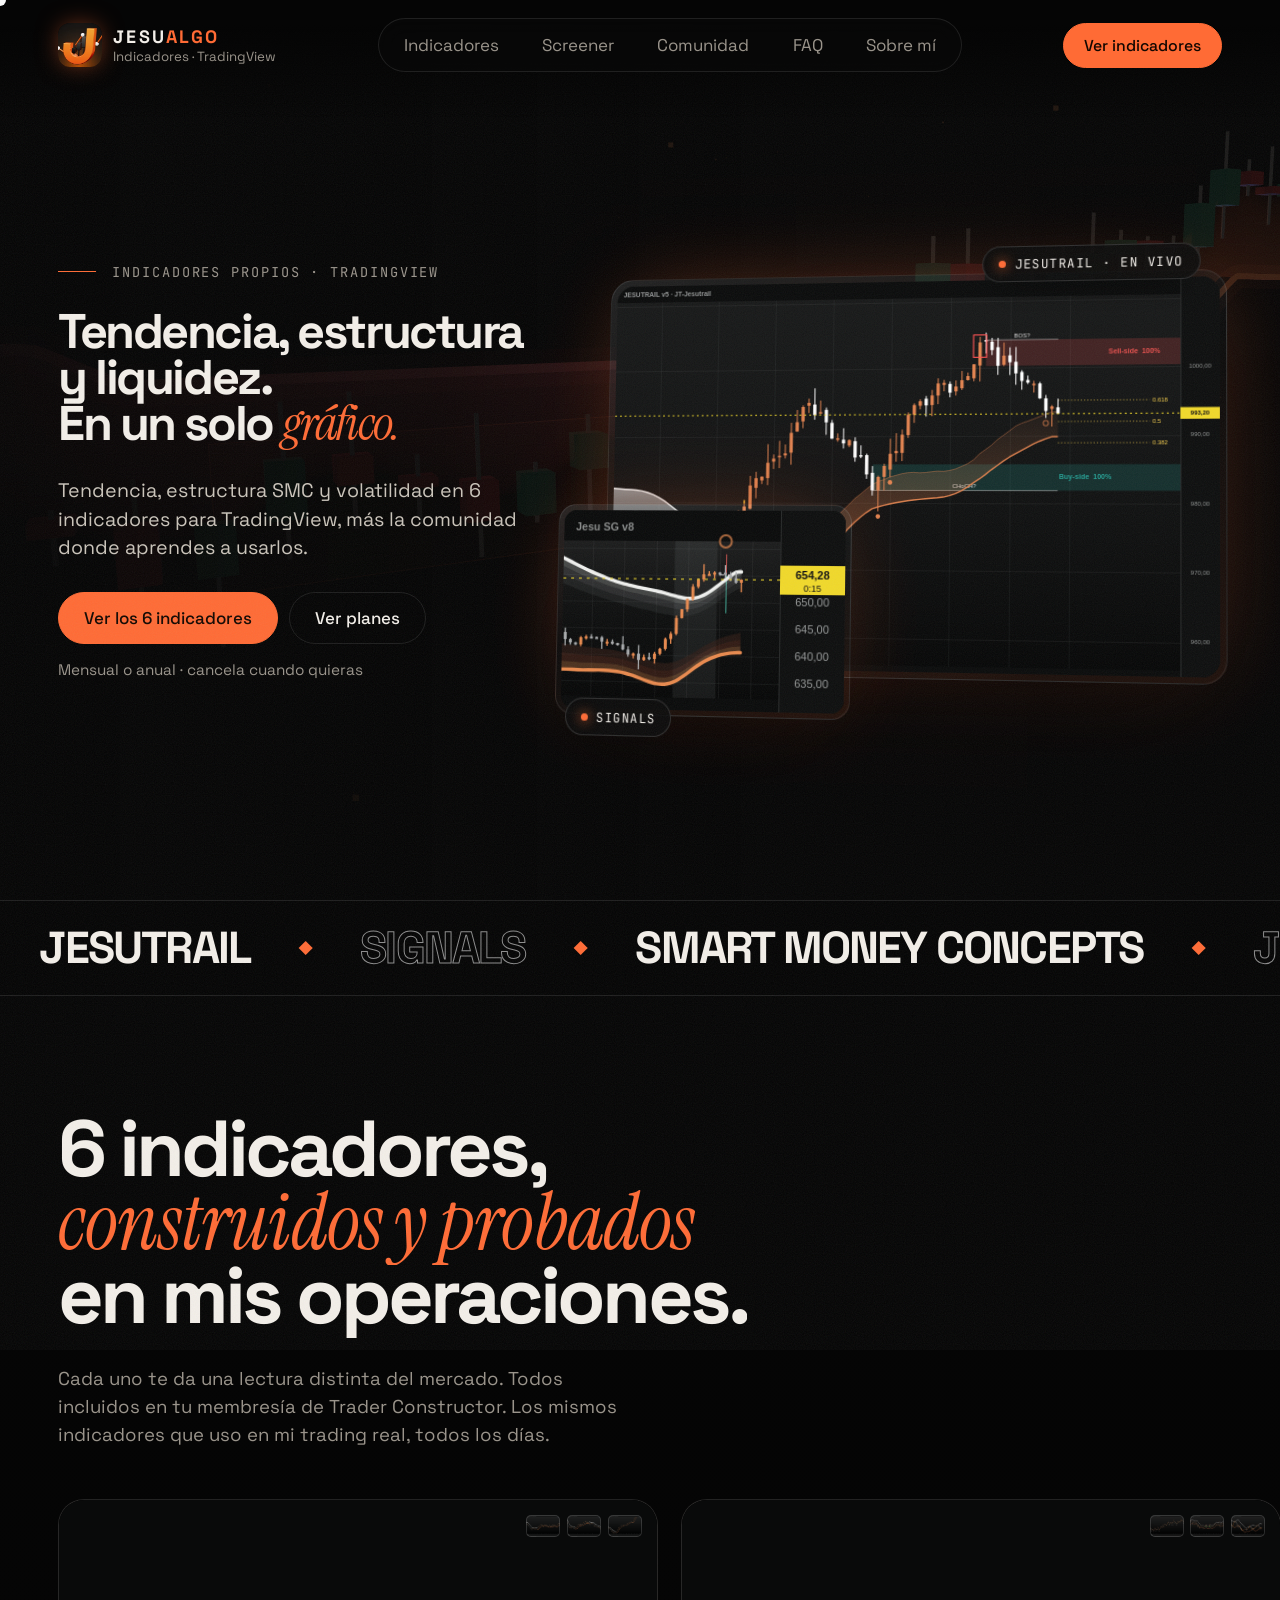
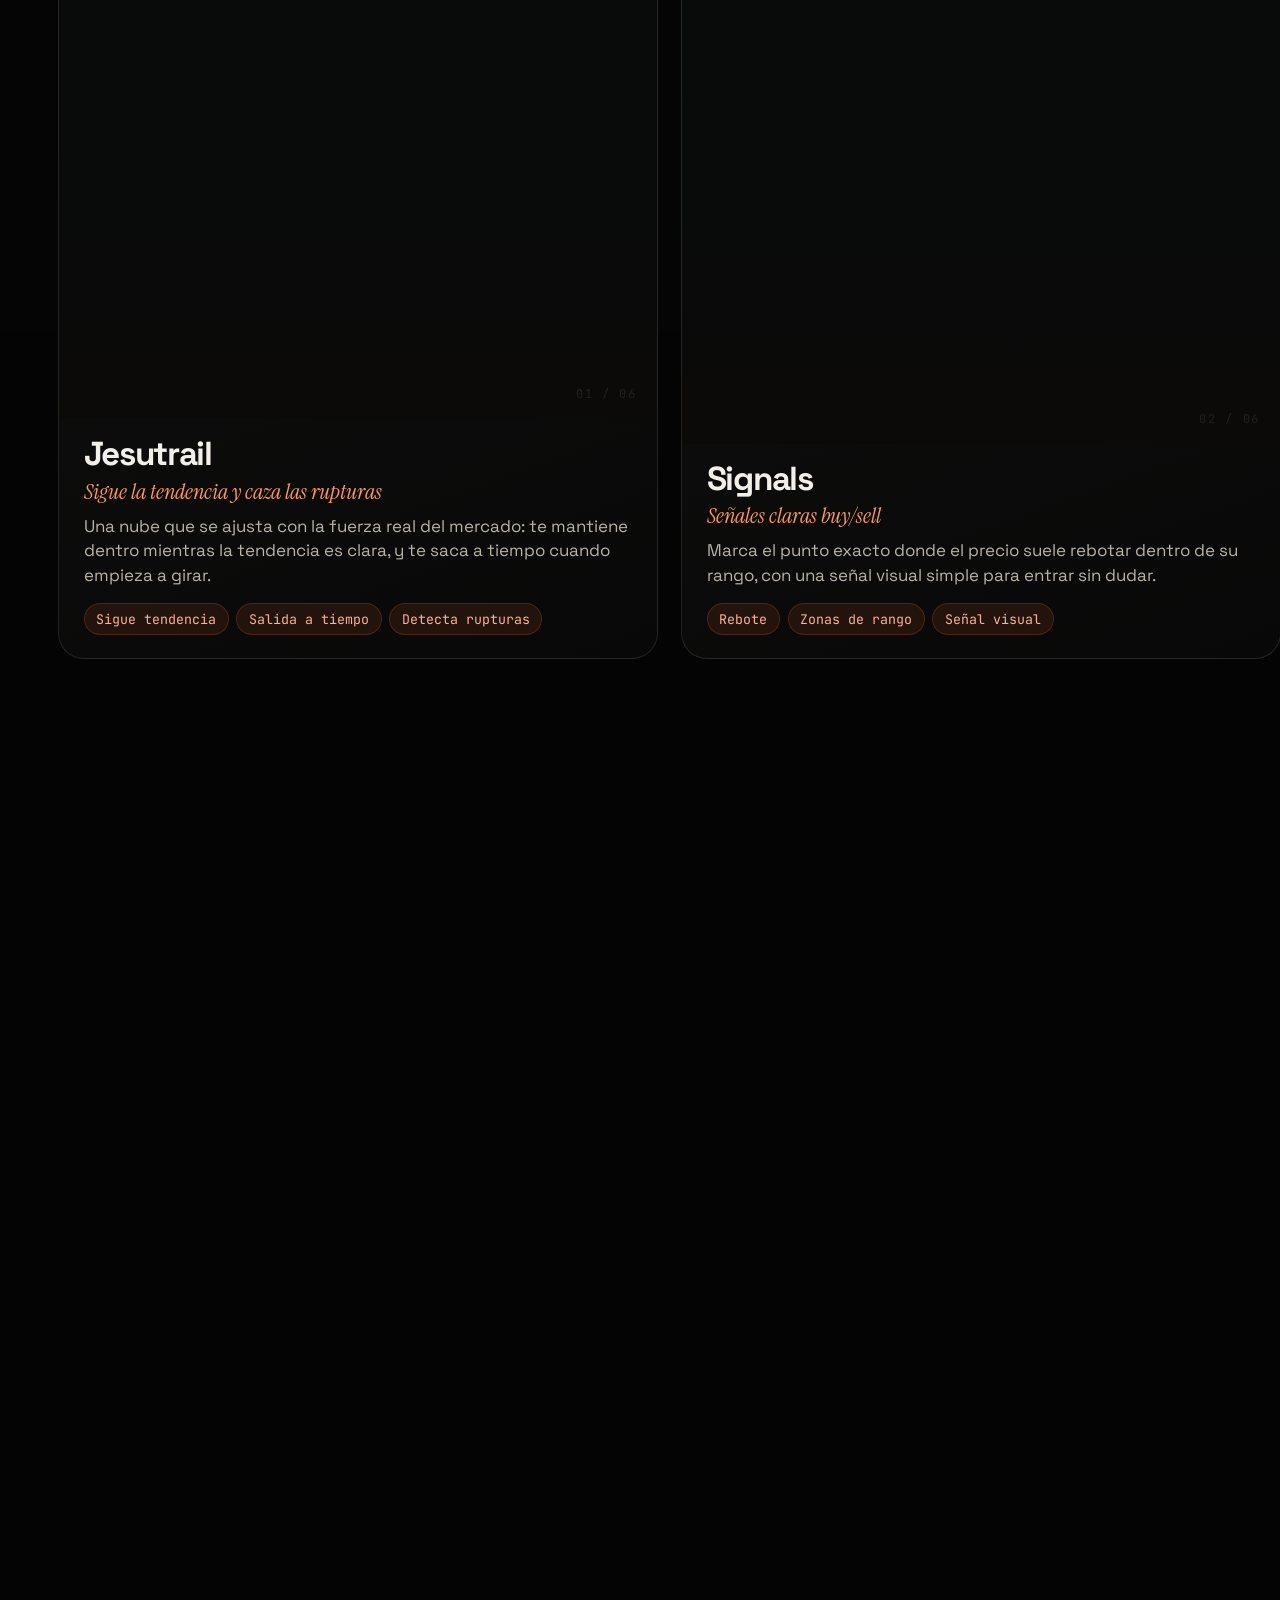
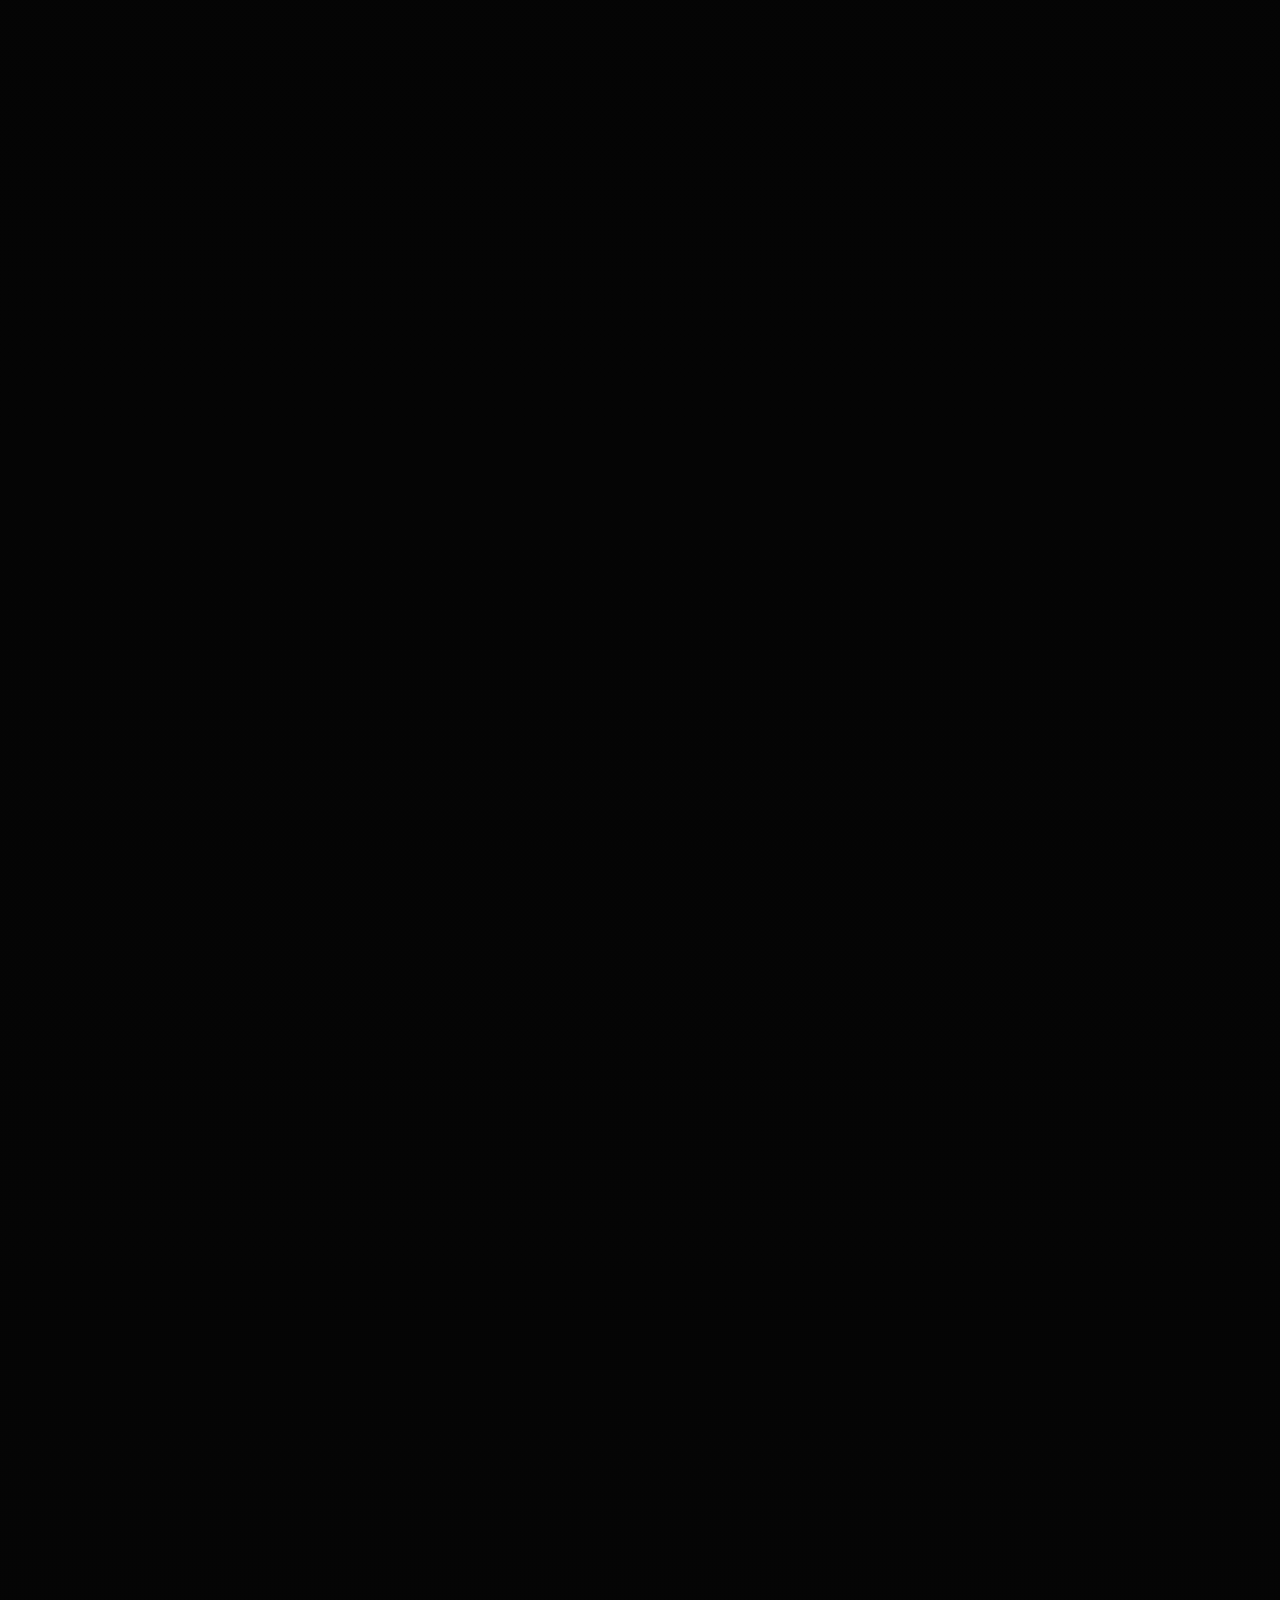
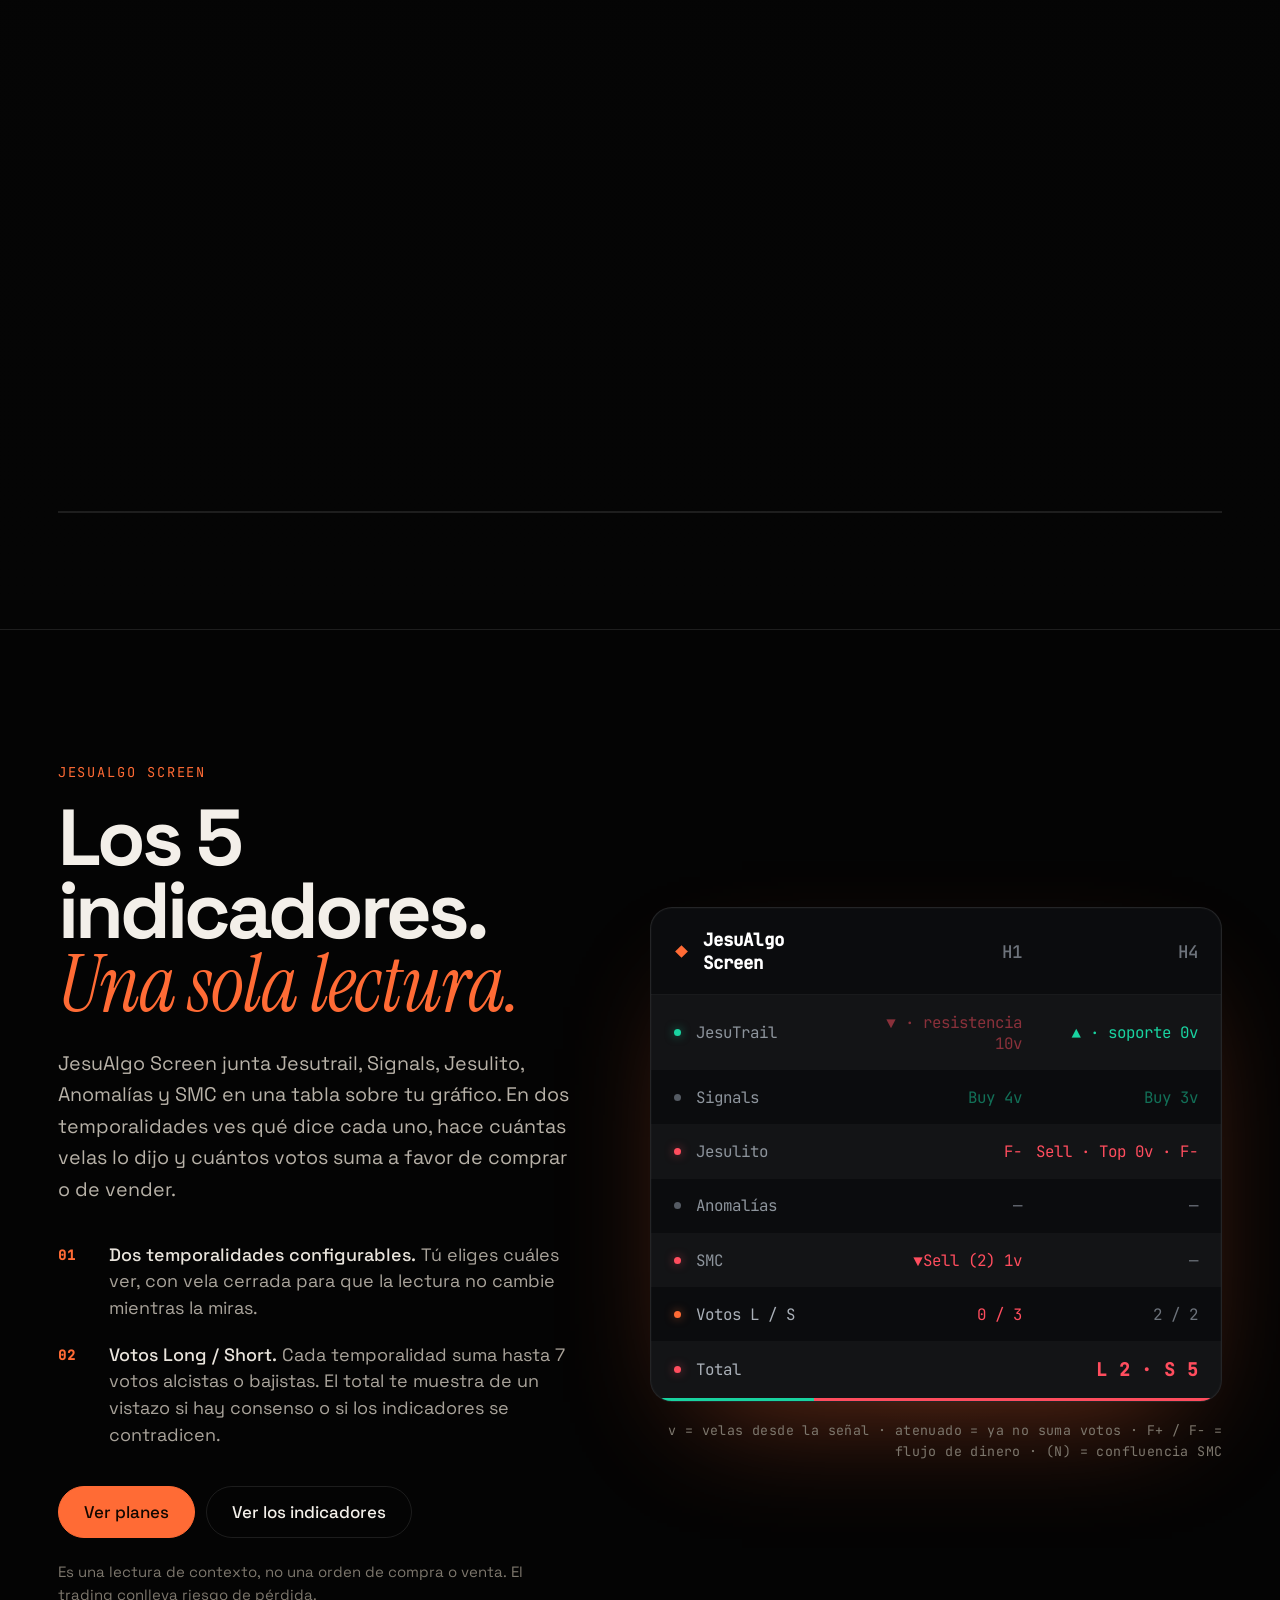
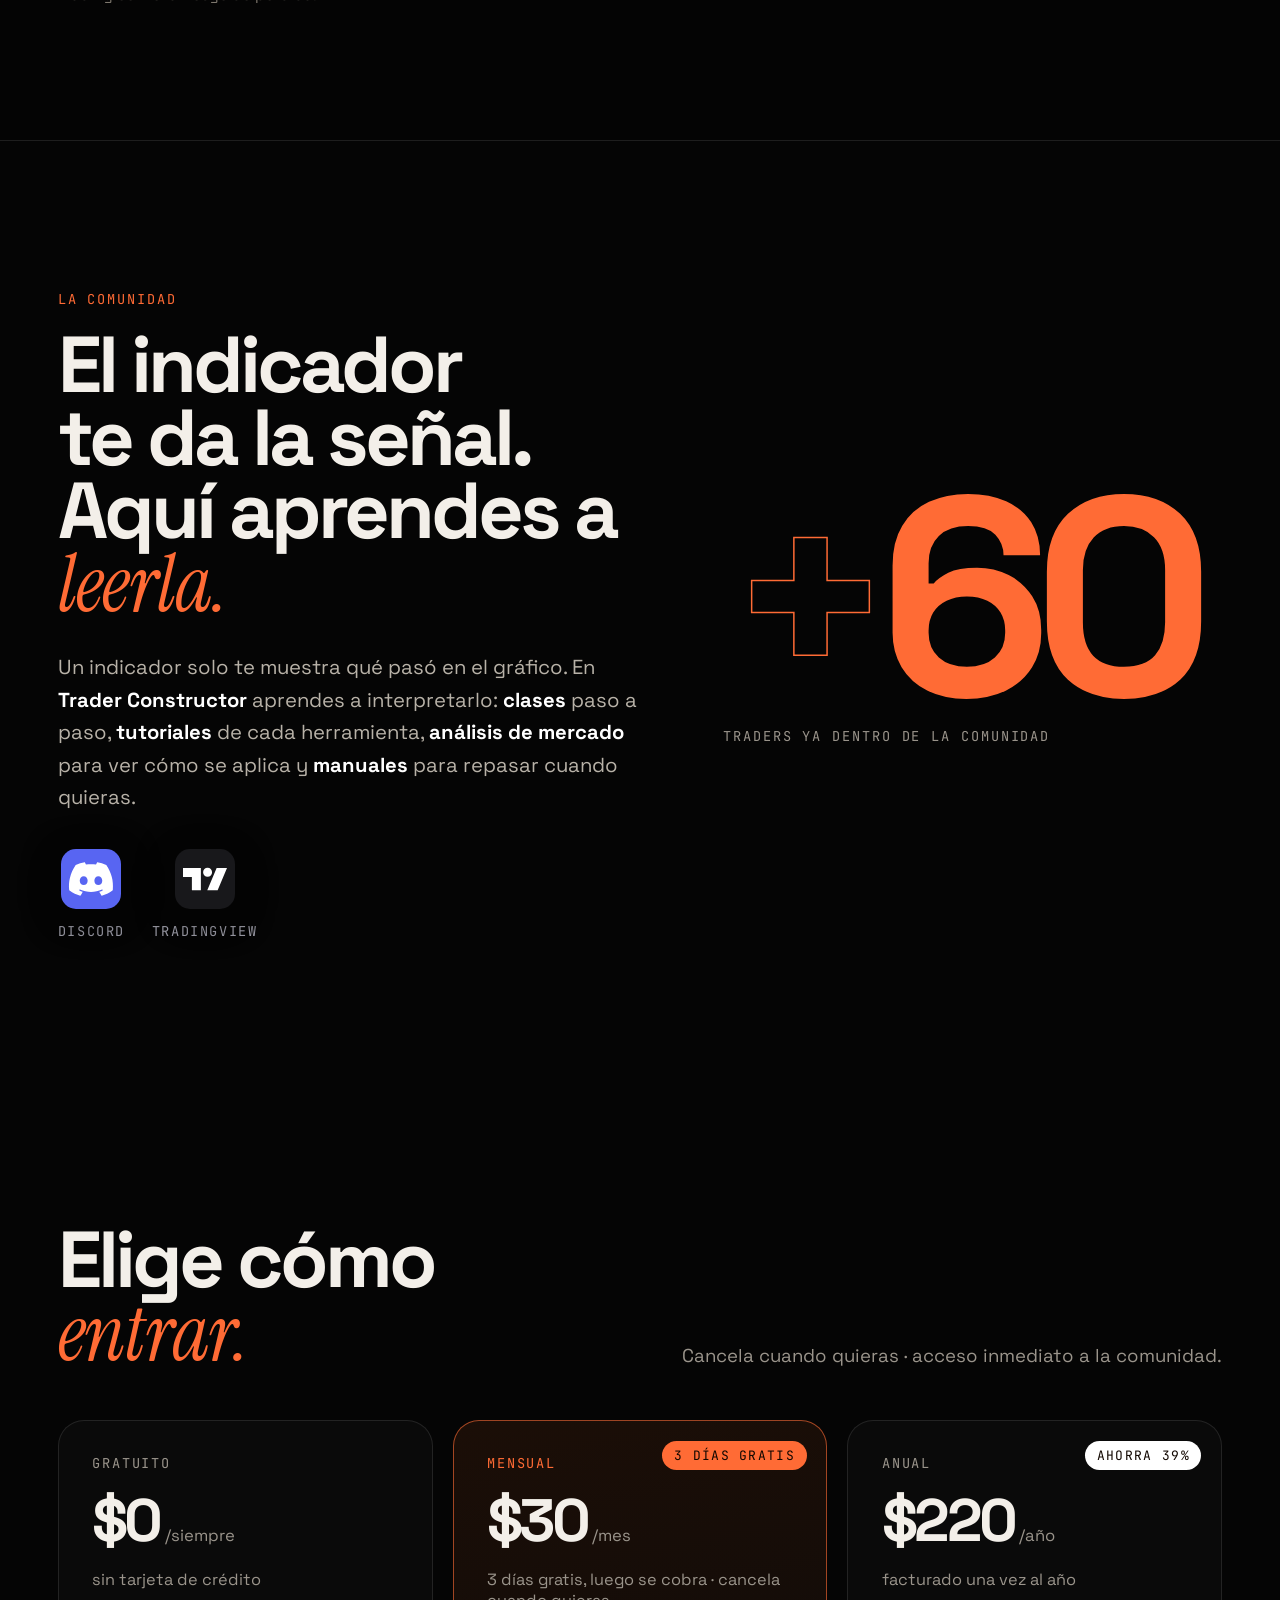
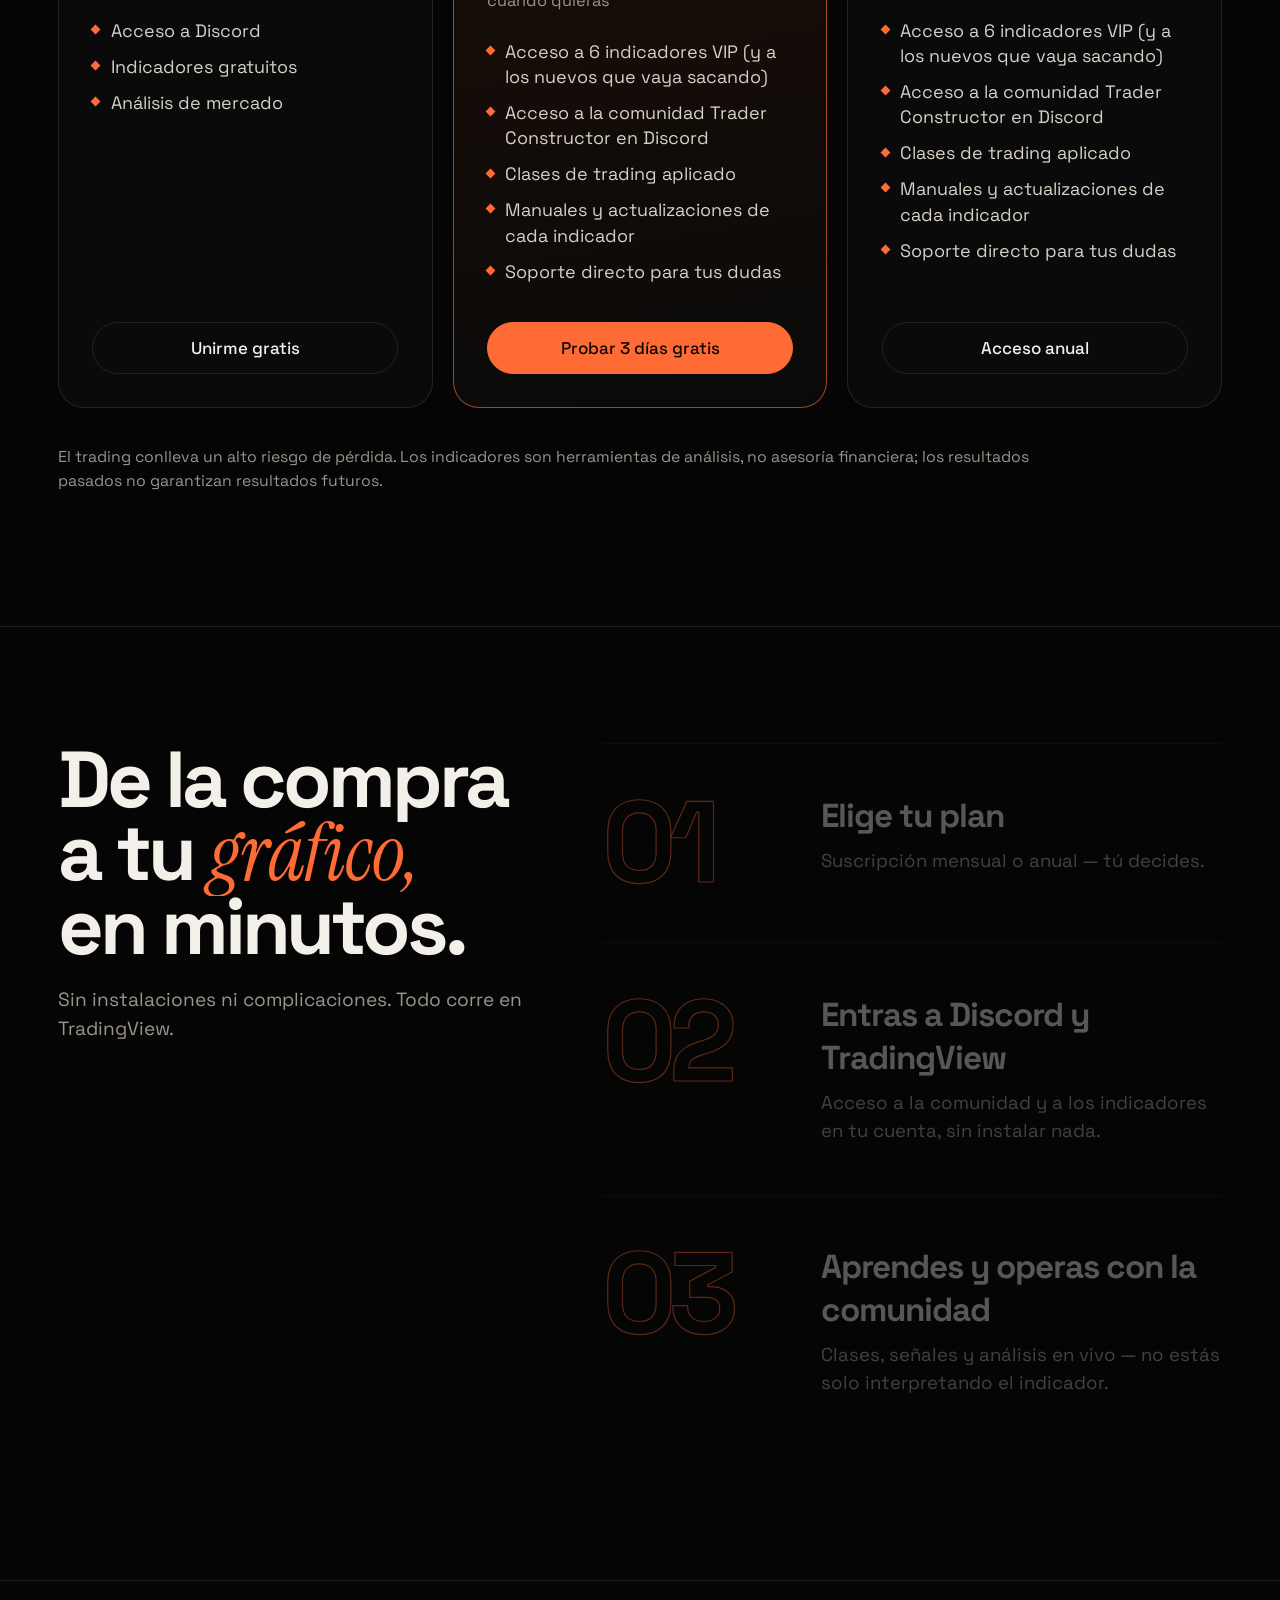
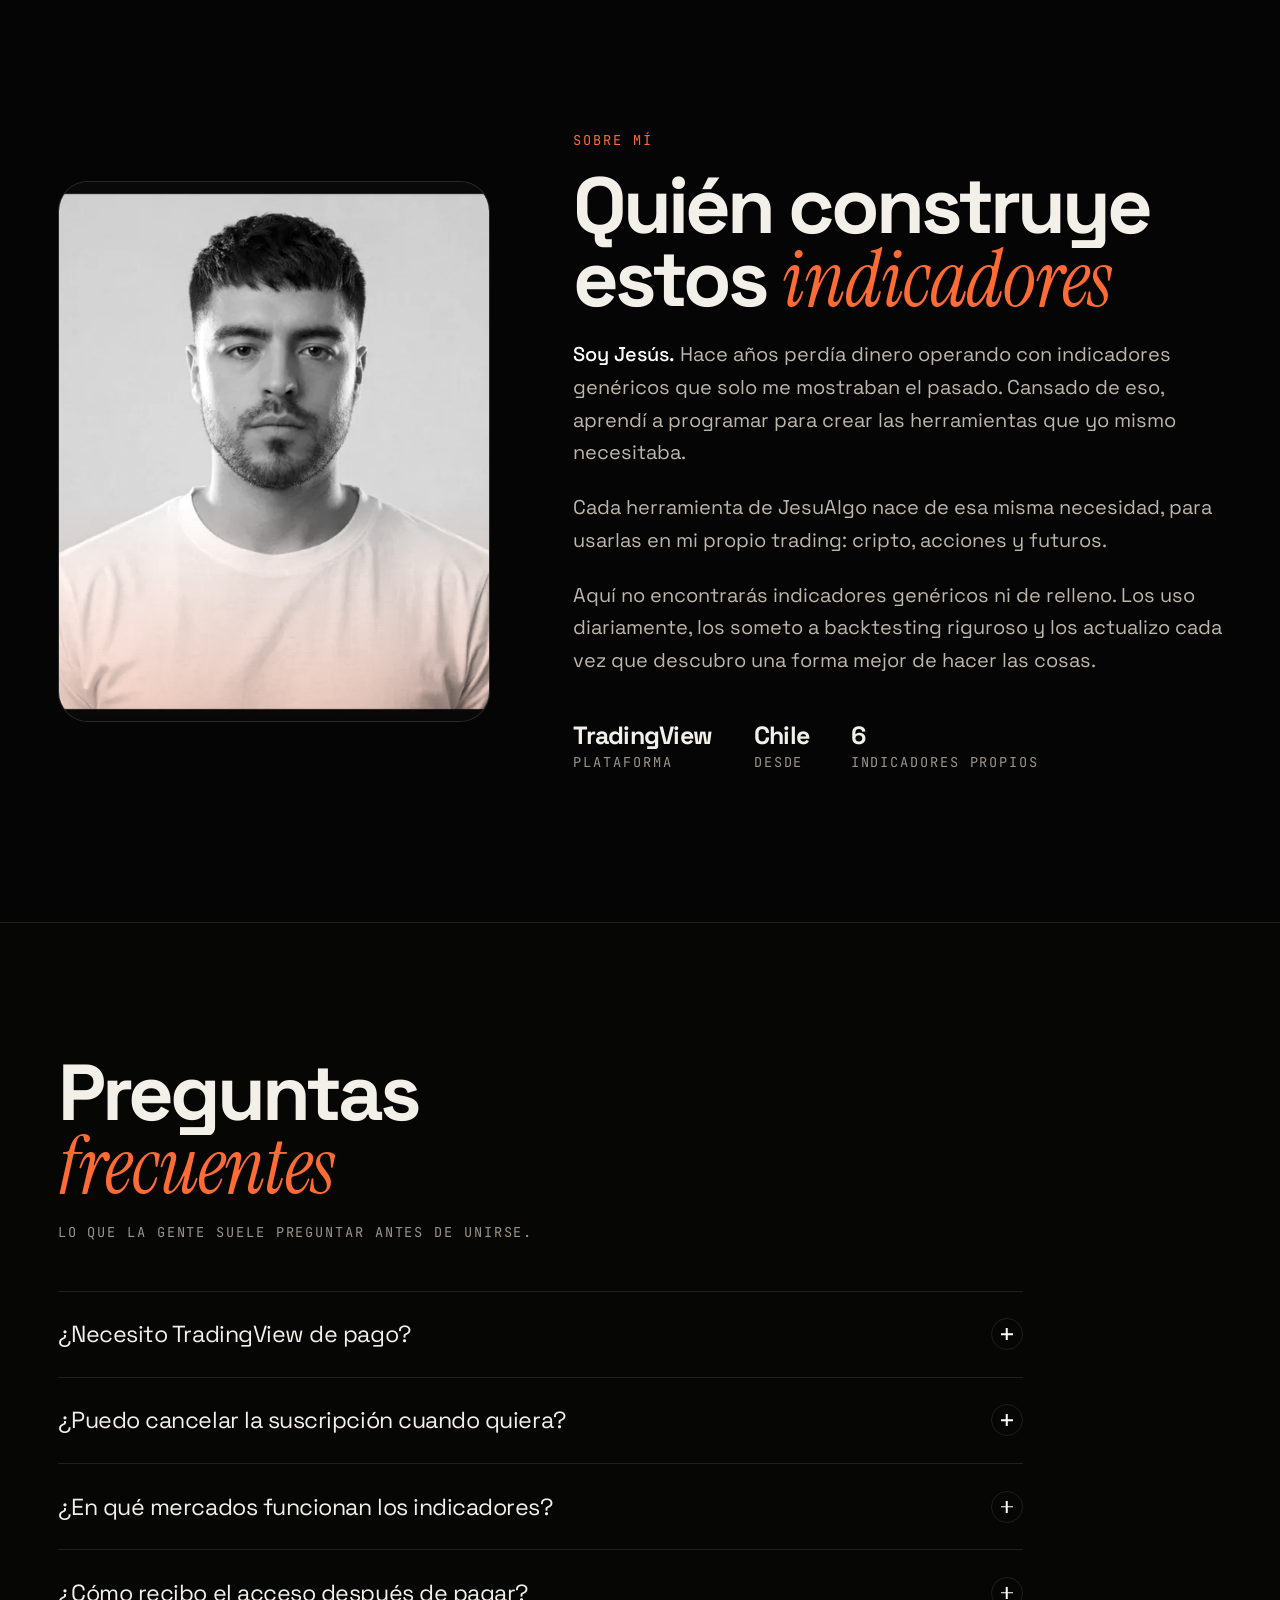
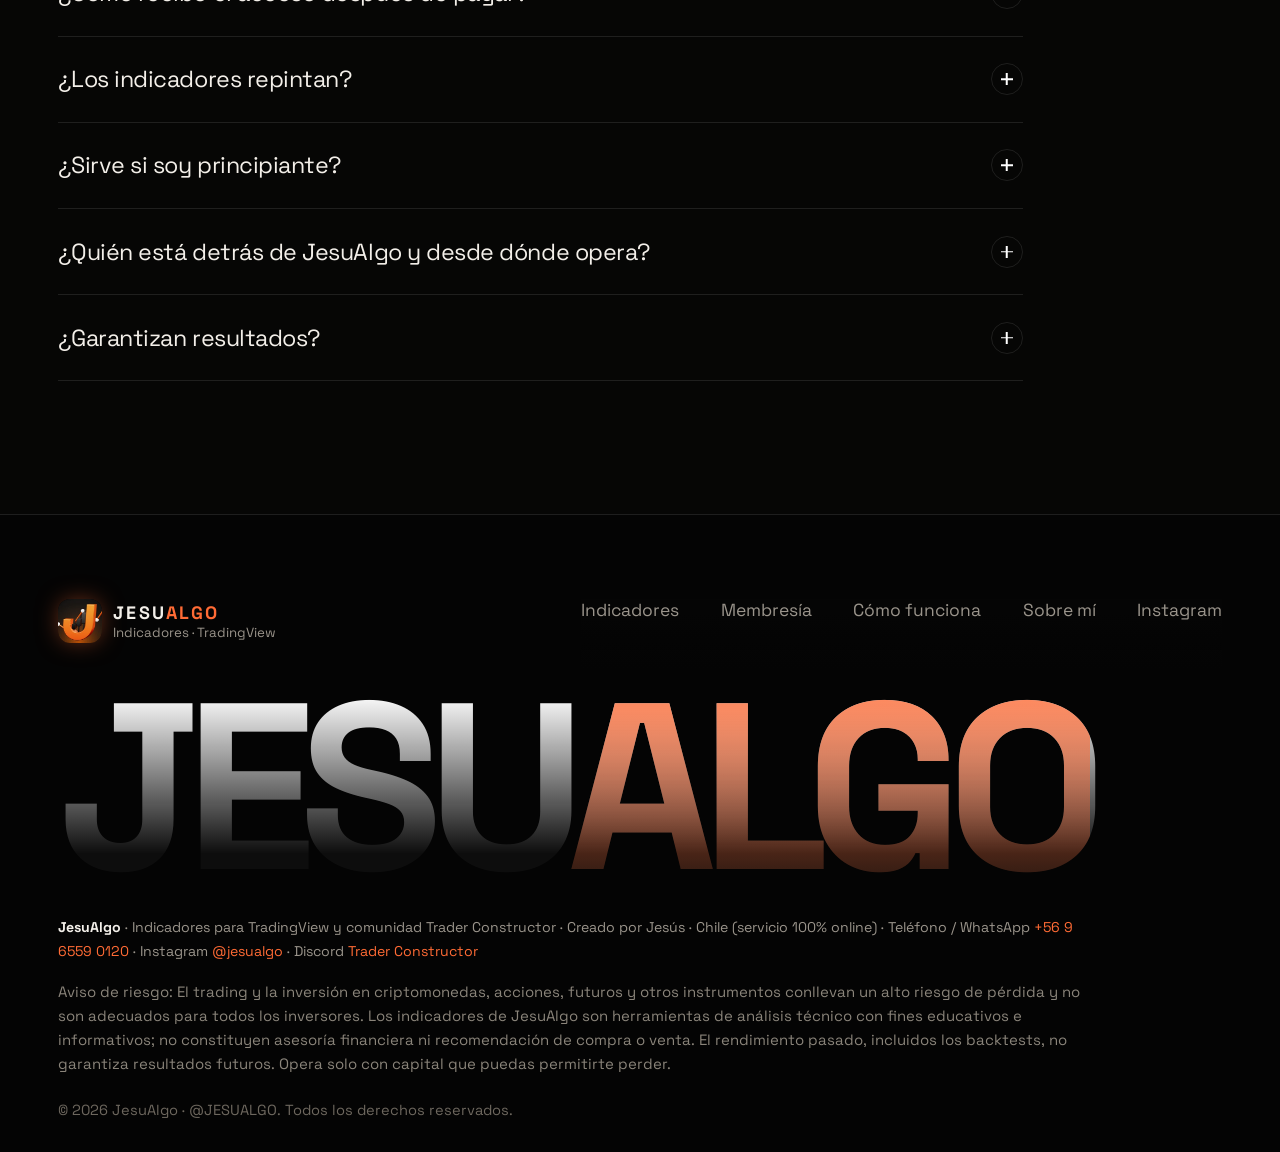
<file: pagina web/index.html>
<!DOCTYPE html>
<html lang="es-CL">
<head>
<meta charset="UTF-8">
<meta name="viewport" content="width=device-width,initial-scale=1">
<title>JesuAlgo | Indicadores para TradingView y comunidad de trading en Chile</title>
<meta name="description" content="6 indicadores propios para TradingView (Jesutrail, Signals, Smart Money Concepts, Jesulito, MCI y Anomalías) y la comunidad Trader Constructor en Discord. Creado en Chile. Prueba 3 días gratis.">
<meta name="robots" content="index, follow, max-image-preview:large">
<meta name="author" content="Jesús · JesuAlgo">
<meta name="theme-color" content="#050505">
<meta property="og:type" content="website">
<meta property="og:locale" content="es_CL">
<meta property="og:site_name" content="JesuAlgo">
<meta property="og:title" content="JesuAlgo | Indicadores para TradingView">
<meta property="og:description" content="6 indicadores propios para TradingView + la comunidad Trader Constructor. Prueba 3 días gratis.">
<meta property="og:image" content="https://www.jesualgo.cl/og-image.jpg">
<meta property="og:image:secure_url" content="https://www.jesualgo.cl/og-image.jpg">
<meta property="og:image:type" content="image/jpeg">
<meta property="og:url" content="https://www.jesualgo.cl/">
<meta property="og:image:width" content="1200">
<meta property="og:image:height" content="630">
<meta property="og:image:alt" content="JesuAlgo, indicadores para TradingView">
<meta name="twitter:card" content="summary_large_image">
<meta name="twitter:title" content="JesuAlgo | Indicadores para TradingView">
<meta name="twitter:description" content="6 indicadores propios para TradingView + la comunidad Trader Constructor.">
<meta name="twitter:image" content="https://www.jesualgo.cl/og-image.jpg">
<link rel="canonical" href="https://www.jesualgo.cl/">
<link rel="alternate" hreflang="es-CL" href="https://www.jesualgo.cl/">
<link rel="alternate" hreflang="x-default" href="https://www.jesualgo.cl/">
<link rel="icon" type="image/png" href="favicon.png?v=2">
<link rel="apple-touch-icon" href="apple-touch-icon.png?v=2">
<link rel="preload" href="assets/fonts/SpaceGrotesk-700-normal.woff2" as="font" type="font/woff2" crossorigin>
<link rel="preload" href="assets/fonts/InstrumentSerif-400-italic.woff2" as="font" type="font/woff2" crossorigin>
<link rel="stylesheet" href="assets/fonts/fonts.css">  <!-- PERF v1 -->
<script type="application/ld+json">
{
 "@context": "https://schema.org",
 "@graph": [
  {
   "@type": "Organization",
   "@id": "https://www.jesualgo.cl/#org",
   "name": "JesuAlgo",
   "alternateName": "Trader Constructor",
   "description": "Indicadores propios para TradingView y comunidad de trading Trader Constructor en Discord.",
   "logo": "https://www.jesualgo.cl/assets/logo-footer.69fd2b2d.webp",
   "url": "https://www.jesualgo.cl/",
   "founder": {
    "@id": "https://www.jesualgo.cl/#jesus"
   },
   "telephone": "+56965590120",
 "contactPoint": {"@type": "ContactPoint", "telephone": "+56965590120", "contactType": "customer service", "availableLanguage": "es", "areaServed": "CL"},
 "areaServed": "Worldwide",
   "address": {
    "@type": "PostalAddress",
    "addressCountry": "CL"
   },
   "knowsLanguage": "es",
   "sameAs": [
    "https://www.instagram.com/jesualgo/"
   ]
  },
  {
   "@type": "Person",
   "@id": "https://www.jesualgo.cl/#jesus",
   "name": "Jesús",
   "jobTitle": "Trader y desarrollador de indicadores Pine Script",
   "nationality": "CL",
   "worksFor": {
    "@id": "https://www.jesualgo.cl/#org"
   },
   "image": "https://www.jesualgo.cl/assets/jesus.ffe2b3ed.webp",
   "url": "https://www.jesualgo.cl/#sobre-mi"
  },
  {
   "@type": "WebSite",
   "@id": "https://www.jesualgo.cl/#web",
   "url": "https://www.jesualgo.cl/",
   "name": "JesuAlgo",
   "inLanguage": "es-CL",
   "publisher": {
    "@id": "https://www.jesualgo.cl/#org"
   }
  },
  {
   "@type": "Product",
   "@id": "https://www.jesualgo.cl/#membresia",
   "name": "Membresía Trader Constructor",
   "description": "Acceso a los 6 indicadores VIP de JesuAlgo para TradingView, comunidad en Discord, clases, manuales y soporte.",
   "brand": {
    "@id": "https://www.jesualgo.cl/#org"
   },
   "offers": [
    {
     "@type": "Offer",
     "name": "Gratuito",
     "price": "0",
     "priceCurrency": "USD",
     "url": "https://whop.com/jt-c3c6/jt-indicators/"
    },
    {
     "@type": "Offer",
     "name": "Mensual (3 días gratis)",
     "price": "30",
     "priceCurrency": "USD",
     "url": "https://whop.com/checkout/plan_2IvvKbHc6AMEE",
     "priceSpecification": {
      "@type": "UnitPriceSpecification",
      "price": "30",
      "priceCurrency": "USD",
      "billingDuration": "P1M"
     }
    },
    {
     "@type": "Offer",
     "name": "Anual",
     "price": "220",
     "priceCurrency": "USD",
     "url": "https://whop.com/checkout/plan_J3gwQfRtgAmRY",
     "priceSpecification": {
      "@type": "UnitPriceSpecification",
      "price": "220",
      "priceCurrency": "USD",
      "billingDuration": "P1Y"
     }
    }
   ]
  },
  {
   "@type": "ItemList",
   "name": "Indicadores JesuAlgo para TradingView",
   "itemListElement": [
    {
     "@type": "ListItem",
     "position": 1,
     "item": {
      "@type": "SoftwareApplication",
      "name": "Jesutrail",
      "description": "Nube de tendencia que se ajusta a la fuerza del mercado, detecta rupturas y marca la salida cuando la tendencia gira.",
      "applicationCategory": "FinanceApplication",
      "operatingSystem": "TradingView (web, escritorio y móvil)",
      "author": {
       "@id": "https://www.jesualgo.cl/#jesus"
      },
      "inLanguage": "es"
     }
    },
    {
     "@type": "ListItem",
     "position": 2,
     "item": {
      "@type": "SoftwareApplication",
      "name": "Signals",
      "description": "Señales visuales Buy/Sell en el punto donde el precio suele rebotar dentro de su rango.",
      "applicationCategory": "FinanceApplication",
      "operatingSystem": "TradingView (web, escritorio y móvil)",
      "author": {
       "@id": "https://www.jesualgo.cl/#jesus"
      },
      "inLanguage": "es"
     }
    },
    {
     "@type": "ListItem",
     "position": 3,
     "item": {
      "@type": "SoftwareApplication",
      "name": "Smart Money Concepts",
      "description": "Estructura de mercado, Order Blocks/Breaker, FVG/IFVG, zonas de liquidez y premium/discount.",
      "applicationCategory": "FinanceApplication",
      "operatingSystem": "TradingView (web, escritorio y móvil)",
      "author": {
       "@id": "https://www.jesualgo.cl/#jesus"
      },
      "inLanguage": "es"
     }
    },
    {
     "@type": "ListItem",
     "position": 4,
     "item": {
      "@type": "SoftwareApplication",
      "name": "Jesulito Oscilador",
      "description": "Muestra absorciones de volumen, divergencias de impulso y soportes/resistencias institucionales.",
      "applicationCategory": "FinanceApplication",
      "operatingSystem": "TradingView (web, escritorio y móvil)",
      "author": {
       "@id": "https://www.jesualgo.cl/#jesus"
      },
      "inLanguage": "es"
     }
    },
    {
     "@type": "ListItem",
     "position": 5,
     "item": {
      "@type": "SoftwareApplication",
      "name": "MCI Oscilador",
      "description": "Combina 7 filtros: order flow, money flow, volumen y volatilidad. Requiere TradingView Premium.",
      "applicationCategory": "FinanceApplication",
      "operatingSystem": "TradingView (web, escritorio y móvil)",
      "author": {
       "@id": "https://www.jesualgo.cl/#jesus"
      },
      "inLanguage": "es"
     }
    },
    {
     "@type": "ListItem",
     "position": 6,
     "item": {
      "@type": "SoftwareApplication",
      "name": "Anomalías",
      "description": "Detecta anomalías de rendimiento (z-score) para anticipar giros de momentum.",
      "applicationCategory": "FinanceApplication",
      "operatingSystem": "TradingView (web, escritorio y móvil)",
      "author": {
       "@id": "https://www.jesualgo.cl/#jesus"
      },
      "inLanguage": "es"
     }
    }
   ]
  },
  {
   "@type": "FAQPage",
   "mainEntity": [
    {
     "@type": "Question",
     "name": "¿Necesito TradingView de pago?",
     "acceptedAnswer": {
      "@type": "Answer",
      "text": "Solo para el MCI Oscilador: TradingView muestra el order flow únicamente en sus planes de pago, así que requiere un plan Premium (limitación de la plataforma). Los otros 5 funcionan con la cuenta gratuita."
     }
    },
    {
     "@type": "Question",
     "name": "¿Puedo cancelar la suscripción cuando quiera?",
     "acceptedAnswer": {
      "@type": "Answer",
      "text": "Sí. La suscripción se gestiona a través de Whop — cancelas cuando quieras desde ahí mismo, sin permanencia, y mantienes el acceso hasta el final del período ya pagado."
     }
    },
    {
     "@type": "Question",
     "name": "¿En qué mercados funcionan los indicadores?",
     "acceptedAnswer": {
      "@type": "Answer",
      "text": "En todos los que ofrece TradingView: cripto, acciones, índices y futuros."
     }
    },
    {
     "@type": "Question",
     "name": "¿Cómo recibo el acceso después de pagar?",
     "acceptedAnswer": {
      "@type": "Answer",
      "text": "El pago se procesa por Whop. Apenas se confirma, recibes el acceso al Discord de la comunidad, donde mediante tu nombre de usuario de TradingView se te otorga el acceso a los indicadores VIP."
     }
    },
    {
     "@type": "Question",
     "name": "¿Los indicadores repintan?",
     "acceptedAnswer": {
      "@type": "Answer",
      "text": "Las señales se confirman al cierre de la vela y quedan fijas una vez cerrada. Son los mismos indicadores que uso en mi propio trading, ajustados con backtesting. Como toda herramienta de análisis, no garantizan resultados futuros."
     }
    },
    {
     "@type": "Question",
     "name": "¿Sirve si soy principiante?",
     "acceptedAnswer": {
      "@type": "Answer",
      "text": "Sí. Además de los indicadores, la membresía incluye clases de backtesting, gestión de riesgo y Smart Money Concepts, más análisis en vivo en la comunidad para que no estés solo interpretando las señales."
     }
    },
    {
     "@type": "Question",
     "name": "¿Quién está detrás de JesuAlgo y desde dónde opera?",
     "acceptedAnswer": {
      "@type": "Answer",
      "text": "JesuAlgo es el proyecto de Jesús, trader y programador de Pine Script en Chile. Crea y mantiene los 6 indicadores para TradingView y dirige la comunidad Trader Constructor en Discord. Todo funciona 100% online, así que puedes unirte desde Chile o desde cualquier país."
     }
    },
    {
     "@type": "Question",
     "name": "¿Garantizan resultados?",
     "acceptedAnswer": {
      "@type": "Answer",
      "text": "No. El trading conlleva un alto riesgo de pérdida y los resultados pasados, incluidos los backtests, no garantizan resultados futuros. Los indicadores son herramientas de análisis con fines educativos e informativos, no asesoría financiera. Opera solo con capital que puedas permitirte perder."
     }
    }
   ]
  }
 ]
}
</script>
<style>
:root{
  --bg:#050505; --fg:#f3efe9; --mut:#9a948b; --org:#ff6b35; --org2:#ff9a5c; --line:rgba(255,255,255,.1);
  --red:#e5484d; --grn:#2fbf8f; --pad:clamp(1.25rem,4.5vw,4.5rem);
  --disp:'Space Grotesk',Inter,system-ui,sans-serif; --serif:'Instrument Serif',Georgia,serif; --mono:'JetBrains Mono',ui-monospace,monospace;
}
html{font-size:clamp(16px,1.3vw,20px)}
*{box-sizing:border-box;margin:0;padding:0}
html.lenis,html.lenis body{height:auto}
.lenis.lenis-smooth{scroll-behavior:auto!important}
.lenis.lenis-stopped{overflow:hidden}
body{background:var(--bg);color:var(--fg);font-family:var(--disp);-webkit-font-smoothing:antialiased;overflow-x:hidden}
a{color:inherit;text-decoration:none}
img,video{display:block;max-width:100%}
::selection{background:var(--org);color:#000}
#gl{position:fixed;inset:0;width:100vw;height:100vh;z-index:0;pointer-events:none;opacity:.2;transition:opacity .4s}
.grain{position:fixed;inset:-50%;z-index:90;pointer-events:none;opacity:.07;background-image:url("data:image/svg+xml;utf8,<svg xmlns='http://www.w3.org/2000/svg' width='200' height='200'><filter id='n'><feTurbulence type='fractalNoise' baseFrequency='.9' numOctaves='2' stitchTiles='stitch'/></filter><rect width='100%' height='100%' filter='url(%23n)'/></svg>");animation:gr 1s steps(6) infinite}
@keyframes gr{0%{transform:translate(0,0)}20%{transform:translate(-3%,2%)}40%{transform:translate(2%,-3%)}60%{transform:translate(-2%,-1%)}80%{transform:translate(3%,3%)}100%{transform:translate(0,0)}}
.mono{font-family:var(--mono);font-size:.82rem;letter-spacing:.14em;text-transform:uppercase;color:var(--mut)}
.org{color:var(--org)}
.serif{font-family:var(--serif);font-style:italic;font-weight:400;letter-spacing:-.01em}
.line{display:block;overflow:hidden;padding-bottom:.08em;margin-bottom:-.08em}
.line>span{display:block;will-change:transform}

/* preloader */
#pre{position:fixed;inset:0;z-index:200;background:#050505;display:flex;flex-direction:column;align-items:center;justify-content:center;gap:1.6rem}
#pre img{width:72px;height:72px;border-radius:18px}
#pre .bar{width:min(260px,60vw);height:1px;background:var(--line);overflow:hidden}
#pre .bar i{display:block;height:100%;width:0;background:var(--org)}
#pct{font-family:var(--mono);font-size:.8rem;letter-spacing:.2em;color:var(--mut)}

/* cursor */
#cur{position:fixed;left:0;top:0;width:12px;height:12px;border-radius:50%;background:#fff;mix-blend-mode:difference;pointer-events:none;z-index:150;transform:translate(-50%,-50%);display:none}
@media (hover:hover) and (pointer:fine){#cur{display:block}}

/* nav */
nav:before{content:"";position:absolute;inset:0 0 -26px 0;background:linear-gradient(#050505 20%,rgba(5,5,5,0));z-index:-1;pointer-events:none}
nav{position:fixed;top:0;left:0;right:0;z-index:100;display:flex;align-items:center;justify-content:space-between;padding:1.1rem var(--pad);mix-blend-mode:normal}
.brand{display:flex;align-items:center;gap:.7rem}
.brand img{width:44px;height:44px;border-radius:12px;box-shadow:0 0 24px -4px rgba(255,107,53,.55)}
.brand b{font-size:1.08rem;letter-spacing:.12em;display:block}
.brand small{font-size:.8rem;color:var(--mut);display:block}
.menu{display:flex;gap:.3rem;padding:.35rem;border:1px solid var(--line);border-radius:99px;background:rgba(10,10,10,.55);backdrop-filter:blur(14px)}
.menu a{padding:.55rem 1.15rem;border-radius:99px;font-size:1.02rem;color:var(--mut);transition:.25s}
.menu a:hover{color:var(--org);background:rgba(255,107,53,.14);box-shadow:inset 0 0 0 1px rgba(255,107,53,.45)}
.btn{display:inline-flex;align-items:center;gap:.6rem;padding:.85rem 1.5rem;border-radius:99px;font-weight:500;font-size:1.02rem;background:var(--org);color:#120700;border:1px solid var(--org);transition:transform .3s,box-shadow .3s;will-change:transform}
.btn:hover{box-shadow:0 0 40px -6px var(--org);background:#ff8552;border-color:#ff8552;color:#120700}.btn.ghost:hover{color:var(--org)}
.btn.ghost{background:transparent;color:var(--fg);border-color:var(--line)}
.btn.ghost:hover{border-color:var(--org);color:var(--org);background:rgba(255,107,53,.12);box-shadow:none}
.btn.sm{padding:.65rem 1.2rem;font-size:.95rem}
@media(max-width:820px){.menu{display:none}}

/* hero */
#hero{position:relative;z-index:2;overflow-x:clip;min-height:100vh;display:flex;flex-direction:column;justify-content:center;padding:7.5rem var(--pad) 5rem}
#hero::before{content:"";position:absolute;inset:0;z-index:-1;pointer-events:none;background:linear-gradient(90deg,rgba(5,5,5,.88) 0%,rgba(5,5,5,.6) 34%,rgba(5,5,5,0) 58%)}
#hero>*{max-width:min(40rem,37vw)}
/* HERO STAGE v1: indicadores reales en vivo como protagonista */
#hero .hero-stage{position:absolute;top:0;bottom:0;right:var(--pad);width:min(49vw,calc((100vh - 15rem)*1.55));max-width:none;display:flex;align-items:center;pointer-events:none;padding-top:3rem}
.stage-in{position:relative;width:100%;perspective:1700px}
.stage-in::before{content:"";position:absolute;inset:-22% -14% -26% -22%;z-index:-1;background:radial-gradient(closest-side,rgba(255,107,53,.24),rgba(255,107,53,.07) 55%,transparent 75%)}
.tilt{position:relative;transform:rotateY(-9deg) rotateX(3.5deg);transform-style:preserve-3d;will-change:transform}
.win{padding:6px;border-radius:24px;background:linear-gradient(160deg,rgba(255,255,255,.11),rgba(255,255,255,.025) 45%,rgba(255,107,53,.1));border:1px solid rgba(255,255,255,.1);box-shadow:0 50px 110px -28px rgba(0,0,0,.9),0 0 90px -30px rgba(255,107,53,.5)}
.win-in{position:relative;border-radius:18px;overflow:hidden;background:#090a0a;aspect-ratio:16/10.2;box-shadow:inset 0 1px 0 rgba(255,255,255,.12)}
.win-in iframe{position:absolute;inset:0;width:100%;height:100%;border:0;pointer-events:none}
.win-b{position:absolute;left:-4%;bottom:-9%;width:47%;transform:translateZ(70px);border-radius:18px;padding:5px}
.win-b .win-in{border-radius:13px;aspect-ratio:16/11}
.chip{position:absolute;z-index:3;display:flex;align-items:center;gap:.5rem;padding:.5rem .9rem;border-radius:99px;font-family:var(--mono);font-size:.74rem;letter-spacing:.12em;text-transform:uppercase;color:var(--fg);background:rgba(12,12,12,.9);border:1px solid rgba(255,255,255,.14);box-shadow:0 14px 34px -12px rgba(0,0,0,.9);white-space:nowrap}
.chip i{width:7px;height:7px;border-radius:50%;background:var(--org);box-shadow:0 0 12px var(--org);animation:chipP 1.8s cubic-bezier(.32,.72,0,1) infinite}
.chip.c1{top:-1.05rem;right:1.6rem;transform:translateZ(50px)}
.chip.c2{left:-4%;bottom:calc(-9% - 1.05rem);margin-left:1.2rem;transform:translateZ(95px)}
@keyframes chipP{50%{opacity:.35;transform:scale(.7)}}
#hero .scrollhint{display:none}
#hero .tag{margin-bottom:1.6rem;display:flex;gap:1rem;align-items:center}
#hero .tag i{width:38px;height:1px;background:var(--org)}
h1{font-size:min(3.8vw,8.6vh,4.6rem);line-height:.95;letter-spacing:-.05em;font-weight:700;max-width:none}
@media(min-width:821px){#hero h1{max-width:min(46vw,60rem)}}
h1 .serif{color:var(--org);letter-spacing:-.04em;font-weight:400}
.hero-sub{display:grid;grid-template-columns:minmax(0,32rem);gap:1.8rem;margin-top:1.8rem}
.hero-sub p{color:#cbc5bb;line-height:1.45;font-size:1.18rem}
.hero-sub p em{font-family:var(--serif);color:var(--org2);font-size:1.15em}
.cta{display:flex;flex-direction:column;gap:.9rem;align-items:flex-start}
.cta .row{display:flex;gap:.7rem;flex-wrap:wrap}
.cta small{color:var(--mut);font-size:.92rem}
.scrollhint{position:absolute;right:var(--pad);top:50%;writing-mode:vertical-rl;display:flex;align-items:center;gap:.8rem}
.scrollhint i{width:1px;height:60px;background:linear-gradient(var(--org),transparent)}
@media(max-width:820px){.hero-sub{grid-template-columns:1fr;gap:1.6rem}.scrollhint{display:none}}
@media(min-width:821px) and (max-height:780px){#hero{padding:5.6rem var(--pad) 2rem}#hero .tag{margin-bottom:1rem}h1{font-size:min(4.2vw,8.4vh)}.hero-sub{margin-top:1.1rem;gap:1.1rem}.hero-sub p{font-size:1.02rem;line-height:1.4}.cta{gap:.6rem}#hero .hero-stage{width:min(49vw,calc((100vh - 11rem)*1.55));padding-top:2.2rem}}

/* marquee */
.mq{position:relative;z-index:2;border-block:1px solid var(--line);background:rgba(5,5,5,.75);backdrop-filter:blur(6px);overflow:hidden;padding:1.1rem 0;white-space:nowrap}
.mq div{display:inline-flex;gap:3rem;padding-right:3rem;font-size:min(3.5vw,6vh,3rem);font-weight:700;letter-spacing:-.04em;text-transform:uppercase}
.mq span{display:inline-flex;align-items:center;gap:3rem}
.mq span:after{content:"";width:10px;height:10px;background:var(--org);transform:rotate(45deg)}
.mq span:nth-child(even){-webkit-text-stroke:1px rgba(255,255,255,.55);color:transparent}

/* indicators */
#indicadores{position:relative;z-index:2;background:linear-gradient(rgba(5,5,5,.55),rgba(5,5,5,.8))}
.sec-head{padding:7rem var(--pad) 3rem;display:flex;justify-content:space-between;align-items:flex-end;gap:2rem;flex-wrap:wrap}
h2{font-size:min(6.2vw,10.5vh,5.8rem);line-height:.92;letter-spacing:-.05em;font-weight:700}
h2 .serif{color:var(--org)}
.sec-head p{max-width:34rem;color:var(--mut);line-height:1.5;font-size:1.12rem}
.hwrap{overflow:hidden}
.htrack{display:flex;gap:1.4rem;padding:0 var(--pad);width:max-content}
.card{width:min(70vw,600px);height:min(calc(100vh - 6.5rem),760px);flex:none;border:1px solid var(--line);border-radius:26px;background:linear-gradient(160deg,#121110,#080808);overflow:hidden;display:flex;flex-direction:column;position:relative;transition:border-color .3s}
.card:hover{border-color:rgba(255,107,53,.55)}
.card .shot{position:relative;flex:1 1 0;min-height:0;overflow:hidden;background:#000}
.card .shot img,.card .shot video,.card .shot iframe{position:absolute;inset:0;width:100%;height:100%;object-fit:cover;border:0;background:#090a0a}
.card .shot img{z-index:1;opacity:0;pointer-events:none;transition:opacity .35s}
.card .shot img.show{opacity:1}
.card .shot iframe{pointer-events:none}

.card .shot:after{content:"";position:absolute;inset:0;z-index:2;background:linear-gradient(transparent 55%,#0b0a09);pointer-events:none}
.card .n{z-index:3;position:absolute;bottom:1rem;right:1.2rem;z-index:2;font-family:var(--mono);font-size:.72rem;letter-spacing:.14em;color:#fff;opacity:.8}
.thumbs{position:absolute;top:.9rem;right:.9rem;z-index:4;display:flex;gap:.4rem;align-items:center}
.thumbs .live{width:auto;height:22px;padding:0 .6rem;font-family:var(--mono);font-size:.62rem;letter-spacing:.1em;color:#fff;background:rgba(5,5,5,.7);backdrop-filter:blur(6px);display:flex;align-items:center;gap:.4rem}
.thumbs .live:before{content:"";width:6px;height:6px;border-radius:50%;background:var(--org);animation:pl 1.4s infinite}
@keyframes pl{50%{opacity:.25}}
.thumbs button{width:34px;height:22px;border-radius:5px;border:1px solid rgba(255,255,255,.25);background-size:cover;background-position:center;cursor:pointer;opacity:.6;transition:.2s}
.thumbs button.on,.thumbs button:hover{opacity:1;border-color:var(--org)}
.card .body{padding:1.1rem 1.5rem 1.4rem;display:flex;flex-direction:column;gap:.55rem;flex:none}
.card h3{font-size:2rem;letter-spacing:-.04em;line-height:1}
.card .sub{color:var(--org2);font-family:var(--serif);font-style:italic;font-size:1.3rem;line-height:1.15}
.card p{color:#b8b2a8;line-height:1.45;font-size:1.02rem}
.tags{display:flex;flex-wrap:wrap;gap:.45rem;margin-top:auto;padding-top:.4rem}
.tags span{font-family:var(--mono);font-size:.8rem;padding:.35rem .7rem;border-radius:99px;background:rgba(255,107,53,.1);color:#ffb18d;border:1px solid rgba(255,107,53,.2)}
.tags span.prem{background:rgba(229,72,77,.1);color:#ff8d91;border-color:rgba(229,72,77,.3)}
.card.last{width:min(56vw,400px);justify-content:center;align-items:flex-start;padding:2.2rem;background:var(--org);color:#150800;border-color:var(--org)}
.card.last h3{font-size:2.6rem}
.card.last .btn{background:#120700;color:#fff;border-color:#120700;margin-top:1.4rem}
.prog{margin:2.2rem var(--pad) 0;height:2px;background:var(--line)}
.prog i{display:block;height:100%;width:0;background:var(--org)}
@media(max-width:820px){.htrack{flex-direction:column;width:auto}.card,.card.last{width:100%;height:auto}.card .shot{flex:none;aspect-ratio:16/10}.prog{display:none}}


/* screener */
#screener{position:relative;z-index:2;background:rgba(5,5,5,.62);padding:8rem var(--pad);border-top:1px solid var(--line);overflow:hidden}
.scr-grid{display:grid;grid-template-columns:.95fr 1.05fr;gap:4.5rem;align-items:center}
.scr-copy .lead{color:#b8b2a8;line-height:1.6;max-width:38rem;margin-top:1.6rem;font-size:1.18rem}
.scr-points{list-style:none;margin-top:2.2rem;display:flex;flex-direction:column;gap:1.15rem;max-width:36rem}
.scr-points li{display:grid;grid-template-columns:2.2rem 1fr;gap:.9rem;color:#a9a39a;line-height:1.5;font-size:1.08rem}
.scr-points li b{font-family:var(--mono);font-size:.82rem;letter-spacing:.12em;color:var(--org);padding-top:.2rem}
.scr-points li span{color:#e9e4dc;font-weight:500}
.scr-cta{margin-top:2.2rem;display:flex;gap:.7rem;flex-wrap:wrap;align-items:center}
.scr-note{margin-top:1.4rem;color:#7d776d;font-size:.9rem;line-height:1.5;max-width:34rem}
.scr-wrap{position:relative}
.scr-wrap:before{content:"";position:absolute;inset:-12% -8%;background:radial-gradient(closest-side,rgba(255,107,53,.2),transparent 70%);pointer-events:none;z-index:0}
.scr{position:relative;z-index:1;border:1px solid rgba(255,255,255,.1);border-radius:22px;background:#0b0c0e;overflow:hidden;font-family:var(--mono);box-shadow:0 50px 120px -50px rgba(255,107,53,.45),inset 0 0 0 1px rgba(255,255,255,.02)}
.scr-row{display:grid;grid-template-columns:1.05fr 1fr 1fr;align-items:center;gap:.8rem;padding:1rem 1.4rem;font-size:.95rem;transition:background .25s}
.scr-row:not(.scr-head):hover{background:rgba(255,107,53,.09)}
.scr-row:nth-child(even):not(.scr-head){background:rgba(255,255,255,.032)}
.scr-row:nth-child(even):not(.scr-head):hover{background:rgba(255,107,53,.09)}
.scr-head{padding:1.2rem 1.4rem;border-bottom:1px solid rgba(255,255,255,.06);font-size:1.05rem}
.scr-head .scr-name{color:#fff;font-weight:700;letter-spacing:.01em}
.scr-head .scr-c{color:#6d737b;font-weight:500}
.scr-diamond{width:9px;height:9px;background:var(--org);transform:rotate(45deg);flex:none;margin:0 .15rem}
.scr-name{display:flex;align-items:center;gap:.85rem;color:#8d949c;min-width:0}
.scr-dot{width:7px;height:7px;border-radius:50%;background:#555b63;flex:none;transition:background .4s,box-shadow .4s}
.scr-dot.g{background:#19d3a0;box-shadow:0 0 10px rgba(25,211,160,.55)}
.scr-dot.r{background:#ff4d5e;box-shadow:0 0 10px rgba(255,77,94,.55)}
.scr-dot.o{background:var(--org);box-shadow:0 0 10px rgba(255,107,53,.55)}
.scr-c{text-align:right;color:#6d737b;transition:color .3s;border-radius:6px;padding:.1rem .25rem;margin:-.1rem -.25rem}
.scr-c.g,.scr-tot.g{color:#19d3a0}.scr-c.r,.scr-tot.r{color:#ff4d5e}.scr-c.n,.scr-tot.n{color:#6d737b}
.scr-c.old{opacity:.5}
.scr-c.fl{animation:scrfl 1.2s ease-out}
@keyframes scrfl{0%{background:rgba(255,107,53,.4)}100%{background:rgba(255,107,53,0)}}
.scr-tot{grid-column:2 / 4;text-align:right;font-weight:700;font-size:1.08rem;letter-spacing:.02em}
.scr-row.sum .scr-name,.scr-row.total .scr-name{color:#aab0b8}
.scr-bar{display:flex;height:3px;background:rgba(255,255,255,.06)}
.scr-bar i{display:block;height:100%;transition:width .9s cubic-bezier(.2,.7,.2,1)}
.scr-bar i.l{background:#19d3a0}.scr-bar i.s{background:#ff4d5e}
.scr-legend{position:relative;z-index:1;margin-top:1.1rem;color:#7d776d;font-family:var(--mono);font-size:.8rem;letter-spacing:.03em;line-height:1.6;text-align:right}
@media(max-width:900px){.scr-grid{grid-template-columns:1fr;gap:3rem}.scr-legend{text-align:left}}
@media(max-width:520px){#screener{padding:5.5rem var(--pad)}.scr-row{grid-template-columns:.9fr 1fr 1fr;padding:.8rem .85rem;font-size:.68rem;gap:.5rem}.scr-head{font-size:.78rem}.scr-name{gap:.55rem}.scr-tot{font-size:.82rem}}

/* community */
#comunidad{position:relative;z-index:2;background:rgba(5,5,5,.6);padding:9rem var(--pad);border-top:1px solid var(--line);overflow:hidden}
.com-grid{display:grid;grid-template-columns:1.2fr 1fr;gap:4rem;align-items:center}
.com-grid p b{color:#fff;font-weight:600}
.com-grid p{color:#b8b2a8;line-height:1.6;max-width:38rem;margin-top:1.8rem;font-size:1.22rem}
.bignum{font-size:min(22vw,36vh,20rem);font-weight:700;letter-spacing:-.07em;line-height:.8;color:transparent;-webkit-text-stroke:1.5px var(--org)}
.bignum b{color:var(--org);-webkit-text-stroke:0}
.com-side .mono{margin-top:1rem;display:block}
.pills{display:flex;gap:1.6rem;margin-top:2rem;flex-wrap:wrap;align-items:flex-start}
.pills a.soc{display:flex;flex-direction:column;align-items:center;gap:.7rem;padding:0;border:0;border-radius:0;font-family:var(--mono);font-size:.82rem;letter-spacing:.12em;color:#9898a3;transition:color .25s,transform .25s}
.pills a.soc:hover{color:var(--org);border:0;background:none}
.soc-i{width:64px;height:64px;display:block;filter:drop-shadow(0 8px 18px rgba(0,0,0,.5));transition:transform .3s,filter .3s}
.pills a.soc:hover .soc-i{transform:translateY(-3px) scale(1.06);filter:drop-shadow(0 10px 22px rgba(255,107,53,.4))}
.pills a.soc{width:max-content;min-width:64px}
.soc-i.float{animation:socfl 3.6s ease-in-out infinite}.soc-i.d2{animation-delay:-1.8s}
@keyframes socfl{0%,100%{translate:0 0}50%{translate:0 -5px}}
.pills a:not(.soc){padding:.8rem 1.3rem;border:1px solid var(--line);border-radius:99px;font-family:var(--mono);font-size:.84rem;letter-spacing:.14em;transition:.25s}
.pills a:not(.soc):hover{border-color:var(--org);color:var(--org);background:rgba(255,107,53,.12)}
@media(max-width:820px){.com-grid{grid-template-columns:1fr}}

/* plans */
#membresia{position:relative;z-index:2;background:rgba(5,5,5,.6);padding:3rem var(--pad) 8rem}
.plans{display:grid;grid-template-columns:repeat(3,1fr);gap:1.2rem;margin-top:3rem}
.plan{position:relative;padding:2rem;border-radius:26px;border:1px solid var(--line);background:#0a0a0a;display:flex;flex-direction:column;gap:1.1rem;overflow:hidden;transform-style:preserve-3d;transition:border-color .3s}
.plan:before{content:"";position:absolute;inset:0;background:radial-gradient(420px circle at var(--mx,50%) var(--my,0%),rgba(255,107,53,.16),transparent 60%);opacity:0;transition:opacity .3s;pointer-events:none}
.plan:hover:before{opacity:1}
.plan.hot{border-color:rgba(255,107,53,.6);background:linear-gradient(170deg,#1b0e07,#0a0a0a)}
.plan .badge{position:absolute;top:1.2rem;right:1.2rem;font-family:var(--mono);font-size:.78rem;padding:.35rem .7rem;border-radius:99px;background:var(--org);color:#120700;letter-spacing:.1em}
.plan .price{font-size:3.6rem;font-weight:700;letter-spacing:-.06em;line-height:1}
.plan .price small{font-size:1rem;color:var(--mut);letter-spacing:0;font-weight:400;margin-left:.3rem}
.plan .note{color:var(--mut);font-size:.98rem}
.plan ul{list-style:none;display:flex;flex-direction:column;gap:.65rem;margin:.6rem 0 1.2rem;color:#d6d0c6;font-size:1.08rem;line-height:1.4}
.plan li{display:flex;gap:.7rem}
.plan li:before{content:"";flex:none;margin-top:.45em;width:7px;height:7px;background:var(--org);transform:rotate(45deg)}
.plan .btn{margin-top:auto;justify-content:center}
.legal{margin-top:2.2rem;color:var(--mut);font-size:.95rem;line-height:1.5;max-width:60rem}
@media(max-width:980px){.plans{grid-template-columns:1fr}}

/* steps */
#como-funciona{position:relative;z-index:2;background:rgba(8,7,6,.55);border-block:1px solid var(--line)}
.steps{display:grid;grid-template-columns:1fr 1.3fr;gap:4rem;padding:0 var(--pad) 8rem}
.steps .sticky{position:sticky;top:20vh;align-self:start}
.steps .sticky p{color:var(--mut);margin-top:1.4rem;max-width:28rem;line-height:1.5;font-size:1.15rem}
.step{display:grid;grid-template-columns:auto 1fr;gap:1.4rem;padding:3rem 0;border-top:1px solid var(--line);opacity:.35;transition:opacity .4s}
.step.on{opacity:1}
.step .no{min-width:1.7em;font-size:min(9vw,15vh,8rem);font-weight:700;letter-spacing:-.07em;line-height:.85;color:transparent;-webkit-text-stroke:1.2px var(--org)}
.step.on .no{color:var(--org)}
.step h3{font-size:2rem;letter-spacing:-.03em;margin-bottom:.6rem}
.step p{color:#b8b2a8;line-height:1.5;font-size:1.12rem}
@media(max-width:820px){.steps{grid-template-columns:1fr}.steps .sticky{position:static}}

/* about */
#sobre-mi{position:relative;z-index:2;background:rgba(5,5,5,.6);padding:9rem var(--pad)}
.about{display:grid;grid-template-columns:.8fr 1.2fr;gap:5rem;align-items:center}
.photo{position:relative;border-radius:30px;overflow:hidden;aspect-ratio:4/5;background:#111;border:1px solid var(--line)}
.photo img{width:100%;height:100%;object-fit:cover;filter:grayscale(1) contrast(1.05);transition:filter .6s,transform 1.2s}
.photo:hover img{filter:grayscale(0);transform:scale(1.04)}
.photo:after{content:"";position:absolute;inset:0;background:linear-gradient(transparent 60%,rgba(255,107,53,.25));mix-blend-mode:multiply;pointer-events:none}
.about .txt p{color:#bdb7ad;line-height:1.65;margin-top:1.3rem;max-width:40rem;font-size:1.2rem}
.about .txt p b{color:#fff;font-weight:500}
.facts{display:flex;gap:2.5rem;margin-top:2.5rem;flex-wrap:wrap}
.facts div b{display:block;font-size:1.5rem;letter-spacing:-.03em}
@media(max-width:820px){.about{grid-template-columns:1fr;gap:2.5rem}}

.nap{font-style:normal;color:var(--mut);font-size:.85rem;line-height:1.7;margin:2rem 0 1rem;max-width:62rem}
.nap b{color:var(--fg)}
.nap a{color:var(--org)}
/* faq */
#faq{position:relative;z-index:2;background:rgba(8,7,6,.6);padding:8rem var(--pad);border-top:1px solid var(--line)}
.faq{max-width:58rem;margin-top:3rem}
.q{border-top:1px solid var(--line)}
.q:last-child{border-bottom:1px solid var(--line)}
.q button{all:unset;cursor:pointer;display:flex;justify-content:space-between;align-items:center;gap:2rem;width:100%;padding:1.6rem 0;font-size:1.4rem;letter-spacing:-.02em}
.q button i{flex:none;width:32px;height:32px;border:1px solid var(--line);border-radius:50%;position:relative;transition:.3s}
.q button i:before,.q button i:after{content:"";position:absolute;left:50%;top:50%;width:12px;height:1.5px;background:#fff;transform:translate(-50%,-50%);transition:.3s}
.q button i:after{transform:translate(-50%,-50%) rotate(90deg)}
.q.open button i{background:var(--org);border-color:var(--org)}
.q.open button i:before,.q.open button i:after{background:#000}
.q.open button i:after{transform:translate(-50%,-50%) rotate(0)}
.q h3{font:inherit;margin:0}
.q .a{height:0;overflow:hidden}
.q .a p{padding:0 3rem 1.7rem 0;color:#b8b2a8;line-height:1.6;font-size:1.12rem}

/* footer */
footer{position:relative;z-index:2;background:rgba(5,5,5,.7);border-top:1px solid var(--line);padding:5rem var(--pad) 2rem;overflow:hidden}
.fgrid{display:flex;justify-content:space-between;gap:3rem;flex-wrap:wrap}
.fgrid nav{all:unset;display:flex;gap:2.5rem;flex-wrap:wrap}
.fgrid nav a{color:var(--mut);transition:.2s;font-size:1.05rem}
.fgrid nav a:hover{color:var(--org)}
.menu a,.btn,.pills a{transition:color .25s,background .25s,border-color .25s,box-shadow .25s}
.giant{font-size:min(18.5vw,30vh,22rem);font-weight:700;letter-spacing:-.07em;line-height:.8;text-transform:uppercase;margin:3rem 0 2rem;white-space:nowrap;background:linear-gradient(180deg,#fff,rgba(255,255,255,.04) 85%);-webkit-background-clip:text;background-clip:text;color:transparent}
.giant b{background:linear-gradient(180deg,var(--org),rgba(255,107,53,.06) 90%);-webkit-background-clip:text;background-clip:text}
.risk{color:#8a847a;font-size:.9rem;line-height:1.6;max-width:62rem}
.copy{margin-top:1.5rem;color:#6d675e;font-size:.88rem}

/* ===== celular: tipografia legible + hero sin vacio ===== */
@media(max-width:820px){
  html{font-size:clamp(16px,4.5vw,19px)}
  #hero{min-height:100vh;min-height:100svh;justify-content:flex-start;padding:6.6rem var(--pad) 2.2rem}
  #hero>*{max-width:none}
  #hero .hero-stage{position:relative;right:auto;width:100%;display:block;padding-top:0;margin-top:2.2rem}
  .tilt{transform:none}
  .win-b,.chip.c2{display:none}
  .win-in{aspect-ratio:4/3.3}
  .chip.c1{right:1rem;font-size:.68rem}
  .stage-in::before{inset:-10% -6%}
  #hero::before{background:linear-gradient(180deg,rgba(5,5,5,.85) 0%,rgba(5,5,5,.55) 70%,rgba(5,5,5,0) 100%)}
  #hero .tag{margin-bottom:1.1rem}
  h1{font-size:8.6vw;line-height:.95}
  h2{font-size:8.6vw}
  .hero-sub{margin-top:1.4rem;gap:1.3rem}
  .hero-sub p{font-size:1.08rem;line-height:1.5}
  .cta small{font-size:.82rem}
  .mono{font-size:.8rem}
  .sec-head{padding:5rem var(--pad) 2rem}
  .sec-head p,.com-grid p,.about .txt p,.scr-copy .lead{font-size:1rem}
  .card .body{padding:1.2rem 1.3rem 1.5rem}
  .card .shot{flex:none;aspect-ratio:1/.88}
  .card h3{font-size:1.65rem}
  .card .sub{font-size:1.3rem}
  .card p{font-size:.95rem}
  .tags span{font-size:.82rem;padding:.4rem .8rem}
  .thumbs button{width:40px;height:26px}
  .plan li,.step p,.q .a p,.legal,.risk{font-size:.95rem}
  .plan .note{font-size:.9rem}
  .q button{font-size:1.12rem}
  .scr-points li{font-size:1rem}
  .scr-note,.copy{font-size:.82rem}
  .fgrid nav a{font-size:.95rem}
  .scr-row{grid-template-columns:.8fr 1fr 1fr;gap:.45rem;padding:.8rem .85rem;font-size:.8rem}
  .scr-head{font-size:.92rem}
  .scr-c{white-space:normal;line-height:1.3}
  .scr-name{gap:.5rem}
  .scr-tot{font-size:.9rem}
  .scr-legend{font-size:.78rem}
  nav{padding:.8rem var(--pad)}
  .brand img{width:38px;height:38px}
  .brand b{font-size:.92rem}.brand small{font-size:.72rem}
  nav .btn.sm{padding:.55rem .95rem;font-size:.82rem;white-space:nowrap}
  #hero{padding-top:5.6rem}
  .cta .row .btn{flex:1 1 auto;justify-content:center;background-clip:padding-box}
  .pills{gap:1.4rem}
  .soc-i{width:58px;height:58px}
  .pills a.soc{font-size:.8rem}
  .btn.ghost{background:rgba(5,5,5,.78);backdrop-filter:blur(6px)}
  .cta small{text-shadow:0 1px 8px #000}
  #comunidad{padding:4.5rem var(--pad)}
  #membresia{padding:1.5rem var(--pad) 4.5rem}
  #membresia .sec-head{padding:3rem 0 0}
  #sobre-mi,#faq{padding:4.5rem var(--pad)}
  #screener{padding:4.5rem var(--pad)}
  #como-funciona .steps{padding-top:4.5rem!important;padding-bottom:4rem}
  .com-grid{gap:2.2rem}
  .bignum{font-size:min(34vw,9rem)}
  .plans{margin-top:2rem}
  footer{padding:3.5rem var(--pad) 1.5rem}
  .step{padding:2rem 0}
}

@media (prefers-reduced-motion:reduce){*{animation:none!important;transition:none!important}}
</style>
</head>
<body>
<div class="grain"></div>
<div id="cur"></div>
<div id="pre"><img src="assets/logo-footer.69fd2b2d.webp" alt=""><div class="bar"><i id="bar"></i></div><div id="pct">0%</div></div>
<canvas id="gl"></canvas>

<nav>
  <a class="brand" href="#top"><img src="assets/logo-footer.69fd2b2d.webp" alt="Logo de JesuAlgo"><span><b>JESU<span class="org">ALGO</span></b><small>Indicadores · TradingView</small></span></a>
  <div class="menu"><a href="#indicadores">Indicadores</a><a href="#screener">Screener</a><a href="#comunidad">Comunidad</a><a href="#faq">FAQ</a><a href="#sobre-mi">Sobre mí</a></div>
  <a class="btn sm" data-mag href="#indicadores">Ver indicadores</a>
</nav>

<header id="hero">
  <div class="tag mono"><i></i>Indicadores propios · TradingView</div>
  <h1><span class="line"><span>Tendencia, estructura</span></span><span class="line"><span>y liquidez.</span></span><span class="line"><span>En un solo <em class="serif">gráfico.</em></span></span></h1>
  <div class="hero-sub">
    <p class="rv">Tendencia, estructura SMC y volatilidad en 6 indicadores para TradingView, más la comunidad donde aprendes a usarlos.</p>
    <div class="cta rv"><div class="row"><a class="btn" data-mag href="#indicadores">Ver los 6 indicadores</a><a class="btn ghost" data-mag href="#membresia">Ver planes</a></div><small>Mensual o anual · cancela cuando quieras</small></div>
  </div>
  <div class="hero-stage" aria-hidden="true"><div class="stage-in rv"><div class="tilt" id="tilt">
    <span class="chip c1"><i></i>Jesutrail · en vivo</span>
    <div class="win"><div class="win-in"><iframe data-src="embeds/jesutrail-live.html" title="Animación del indicador Jesutrail" aria-hidden="true" tabindex="-1"></iframe></div></div>
    <div class="win win-b"><div class="win-in"><iframe data-src="embeds/signals-live.html" title="Animación del indicador Signals" aria-hidden="true" tabindex="-1"></iframe></div></div>
    <span class="chip c2"><i></i>Signals</span>
  </div></div></div>
  <div class="scrollhint mono"><i></i>Scroll</div>
</header>

<div class="mq"><div id="mq"><span>Jesutrail</span><span>Signals</span><span>Smart Money Concepts</span><span>Jesulito Oscilador</span><span>MCI Oscilador</span><span>Anomalías</span></div></div>

<section id="indicadores">
  <div class="sec-head">
    <h2><span class="line"><span>6 indicadores,</span></span><span class="line"><span><span class="serif">construidos y probados</span></span></span><span class="line"><span>en mis operaciones.</span></span></h2>
    <p>Cada uno te da una lectura distinta del mercado. Todos incluidos en tu membresía de Trader Constructor. Los mismos indicadores que uso en mi trading real, todos los días.</p>
  </div>
  <div class="hwrap" id="hwrap"><div class="htrack" id="htrack">

    <article class="card" id="producto-jesutrail" data-p="jesutrail" data-n="3" data-embed="embeds/jesutrail-live.html">
      <div class="shot"><iframe title="Animación del indicador" tabindex="-1" aria-hidden="true"></iframe><span class="n">01 / 06</span><img src="assets/jesutrail-1.0e79097d.webp" alt="Indicador Jesutrail en TradingView: nube de tendencia que marca rupturas y salidas" loading="lazy"><div class="thumbs"></div></div>
      <div class="body"><h3>Jesutrail</h3><div class="sub">Sigue la tendencia y caza las rupturas</div><p>Una nube que se ajusta con la fuerza real del mercado: te mantiene dentro mientras la tendencia es clara, y te saca a tiempo cuando empieza a girar.</p><div class="tags"><span>Sigue tendencia</span><span>Salida a tiempo</span><span>Detecta rupturas</span></div></div>
    </article>

    <article class="card" id="producto-signals" data-p="signals" data-embed="embeds/signals-live.html" data-n="3">
      <div class="shot"><iframe title="Animación del indicador" tabindex="-1" aria-hidden="true"></iframe><span class="n">02 / 06</span><img src="assets/signals-1.d58db400.webp" alt="Indicador Signals en TradingView: señales Buy y Sell de rebote dentro del rango" loading="lazy"><div class="thumbs"></div></div>
      <div class="body"><h3>Signals</h3><div class="sub">Señales claras buy/sell</div><p>Marca el punto exacto donde el precio suele rebotar dentro de su rango, con una señal visual simple para entrar sin dudar.</p><div class="tags"><span>Rebote</span><span>Zonas de rango</span><span>Señal visual</span></div></div>
    </article>

    <article class="card" id="producto-accion-del-precio" data-p="accion-del-precio" data-embed="embeds/smc-live.html" data-n="3">
      <div class="shot"><iframe title="Animación del indicador" tabindex="-1" aria-hidden="true"></iframe><span class="n">03 / 06</span><img src="assets/accion-del-precio-1.0837b4f9.webp" alt="Indicador Smart Money Concepts en TradingView: estructura, order blocks, FVG y liquidez" loading="lazy"><div class="thumbs"></div></div>
      <div class="body"><h3>Smart Money Concepts</h3><div class="sub">Estructura, order blocks y liquidez</div><p>Estructura de mercado, Order Blocks/Breaker, FVG/IFVG, zonas de liquidez y premium/discount — Smart Money Concepts en un solo indicador.</p><div class="tags"><span>SMC</span><span>Liquidez</span><span>Estructura</span></div></div>
    </article>

    <article class="card" id="producto-jesulito-pro" data-p="jesulito-pro" data-n="3" data-embed="embeds/jesulito-live.html">
      <div class="shot"><iframe title="Animación del indicador" tabindex="-1" aria-hidden="true"></iframe><span class="n">04 / 06</span><img src="assets/jesulito-pro-1.6b68af9b.webp" alt="Jesulito Oscilador en TradingView: absorciones de volumen, divergencias y soportes institucionales" loading="lazy"><div class="thumbs"></div></div>
      <div class="body"><h3>Jesulito Oscilador</h3><div class="sub">Ve lo que los grandes jugadores están haciendo</div><p>Jesulito Oscilador te muestra dónde el volumen absorbe el movimiento y dónde el precio agota su propio impulso, con soportes y resistencias institucionales.</p><div class="tags"><span>Absorciones</span><span>Divergencias</span><span>S/R institucional</span></div></div>
    </article>

    <article class="card" id="producto-mci-oscillator" data-p="mci-oscillator" data-embed="embeds/mci-oscillator.html" data-n="3">
      <div class="shot"><iframe title="Animación del indicador" tabindex="-1" aria-hidden="true"></iframe><span class="n">05 / 06</span><img src="assets/mci-oscillator-1.0e2d5804.webp" alt="MCI Oscilador en TradingView: panel de order flow, money flow, volumen y volatilidad" loading="lazy"><div class="thumbs"></div></div>
      <div class="body"><h3>MCI Oscilador</h3><div class="sub">Combina 7 filtros institucionales en un vistazo</div><p>Un panel que resume qué está pasando bajo el precio: flujo de órdenes, flujo de dinero, volumen y volatilidad — para saber si un movimiento tiene fuerza real o es solo ruido.</p><div class="tags"><span>Order flow</span><span>Money flow</span><span>Volatilidad</span><span class="prem">Requiere Premium</span></div></div>
    </article>

    <article class="card" id="producto-anomalias" data-p="anomalias" data-embed="embeds/anomalias.html" data-n="2">
      <div class="shot"><iframe title="Animación del indicador" tabindex="-1" aria-hidden="true"></iframe><span class="n">06 / 06</span><img src="assets/anomalias-1.1b2fa5a8.webp" alt="Indicador Anomalías en TradingView: z-score de rendimiento con zonas de compra y venta" loading="lazy"><div class="thumbs"></div></div>
      <div class="body"><h3>Anomalías</h3><div class="sub">Detecta momentum antes de que se note en el precio</div><p>Detecta anomalías en el rendimiento (z-score) para anticipar giros de momentum antes de que sean obvios en la vela — con zonas de compra/venta marcadas directo sobre el gráfico.</p><div class="tags"><span>Momentum</span><span>Z-score</span><span>Anticipación</span></div></div>
    </article>

    <article class="card last"><span class="mono" style="color:#3a1b0a">Todo incluido</span><h3>Una membresía.<br>Seis herramientas.</h3><a class="btn" data-mag href="#membresia">Ver planes →</a></article>
  </div></div>
  <div class="prog"><i id="progbar"></i></div>
  <div style="height:7rem"></div>
</section>


<section id="screener">
  <div class="scr-grid">
    <div class="scr-copy">
      <div class="mono org">JesuAlgo Screen</div>
      <h2 style="margin-top:1.2rem"><span class="line"><span>Los 5 indicadores.</span></span><span class="line"><span><span class="serif">Una sola lectura.</span></span></span></h2>
      <p class="lead">JesuAlgo Screen junta Jesutrail, Signals, Jesulito, Anomalías y SMC en una tabla sobre tu gráfico. En dos temporalidades ves qué dice cada uno, hace cuántas velas lo dijo y cuántos votos suma a favor de comprar o de vender.</p>
      <ul class="scr-points">
        <li><b>01</b><div><span>Dos temporalidades configurables.</span> Tú eliges cuáles ver, con vela cerrada para que la lectura no cambie mientras la miras.</div></li>
        <li><b>02</b><div><span>Votos Long / Short.</span> Cada temporalidad suma hasta 7 votos alcistas o bajistas. El total te muestra de un vistazo si hay consenso o si los indicadores se contradicen.</div></li>
      </ul>
      <div class="scr-cta"><a class="btn" data-mag href="#membresia">Ver planes</a><a class="btn ghost" data-mag href="#indicadores">Ver los indicadores</a></div>
      <p class="scr-note">Es una lectura de contexto, no una orden de compra o venta. El trading conlleva riesgo de pérdida.</p>
    </div>
    <div class="scr-wrap">
      <div class="scr" id="scr" role="table" aria-label="JesuAlgo Screen: lectura de los 5 indicadores en dos temporalidades"></div>
      <div class="scr-legend">v = velas desde la señal · atenuado = ya no suma votos · F+ / F− = flujo de dinero · (N) = confluencia SMC</div>
    </div>
  </div>
</section>

<section id="comunidad">
  <div class="com-grid">
    <div>
      <div class="mono org">La comunidad</div>
      <h2 style="margin-top:1.2rem"><span class="line"><span>El indicador</span></span><span class="line"><span>te da la señal.</span></span><span class="line"><span>Aquí aprendes a <span class="serif">leerla.</span></span></span></h2>
      <p>Un indicador solo te muestra qué pasó en el gráfico. En <b>Trader Constructor</b> aprendes a interpretarlo: <b>clases</b> paso a paso, <b>tutoriales</b> de cada herramienta, <b>análisis de mercado</b> para ver cómo se aplica y <b>manuales</b> para repasar cuando quieras.</p>
      <div class="pills">
        <a class="soc" href="https://whop.com/jt-c3c6/jt-indicators/" target="_blank" rel="noopener noreferrer" data-mag aria-label="Unirse gratis al Discord">
          <svg class="soc-i float" viewBox="0 0 64 64" xmlns="http://www.w3.org/2000/svg" role="img" aria-hidden="true"><rect x="2" y="2" width="60" height="60" rx="15" fill="#5865F2"/><g transform="translate(10,10) scale(1.8333)"><path fill="#fff" d="M20.317 4.3698a19.7913 19.7913 0 00-4.8851-1.5152.0741.0741 0 00-.0785.0371c-.211.3753-.4447.8648-.6083 1.2495-1.8447-.2762-3.68-.2762-5.4868 0-.1636-.3933-.4058-.8742-.6177-1.2495a.077.077 0 00-.0785-.037 19.7363 19.7363 0 00-4.8852 1.515.0699.0699 0 00-.0321.0277C.5334 9.0458-.319 13.5799.0992 18.0578a.0824.0824 0 00.0312.0561c2.0528 1.5076 4.0413 2.4228 5.9929 3.0294a.0777.0777 0 00.0842-.0276c.4616-.6304.8731-1.2952 1.226-1.9942a.076.076 0 00-.0416-.1057c-.6528-.2476-1.2743-.5495-1.8722-.8923a.077.077 0 01-.0076-.1277c.1258-.0943.2517-.1923.3718-.2914a.0743.0743 0 01.0776-.0105c3.9278 1.7933 8.18 1.7933 12.0614 0a.0739.0739 0 01.0785.0095c.1202.099.246.1981.3728.2924a.077.077 0 01-.0066.1276 12.2986 12.2986 0 01-1.873.8914.0766.0766 0 00-.0407.1067c.3604.698.7719 1.3628 1.225 1.9932a.076.076 0 00.0842.0286c1.961-.6067 3.9495-1.5219 6.0023-3.0294a.077.077 0 00.0313-.0552c.5004-5.177-.8382-9.6739-3.5485-13.6604a.061.061 0 00-.0312-.0286zM8.02 15.3312c-1.1825 0-2.1569-1.0857-2.1569-2.419 0-1.3332.9555-2.4189 2.157-2.4189 1.2108 0 2.1757 1.0952 2.1568 2.419 0 1.3332-.9555 2.4189-2.1569 2.4189zm7.9748 0c-1.1825 0-2.1569-1.0857-2.1569-2.419 0-1.3332.9554-2.4189 2.1569-2.4189 1.2108 0 2.1757 1.0952 2.1568 2.419 0 1.3332-.946 2.4189-2.1568 2.4189Z"/></g></svg>
          <span>DISCORD</span></a>
        <a class="soc" href="#indicadores" data-mag aria-label="TradingView">
          <svg class="soc-i float d2" viewBox="0 0 64 64" xmlns="http://www.w3.org/2000/svg" role="img" aria-hidden="true"><rect x="2" y="2" width="60" height="60" rx="15" fill="#18181B"/><g transform="translate(10,10) scale(1.8333)"><path fill="#fff" d="M15.8654 8.2789c0 1.3541-1.0978 2.4519-2.452 2.4519-1.354 0-2.4519-1.0978-2.4519-2.452 0-1.354 1.0978-2.4518 2.452-2.4518 1.3541 0 2.4519 1.0977 2.4519 2.4519zM9.75 6H0v4.9038h4.8462v7.2692H9.75Zm8.5962 0H24l-5.1058 12.173h-5.6538z"/></g></svg>
          <span>TRADINGVIEW</span></a>
      </div>
    </div>
    <div class="com-side"><div class="bignum">+<b id="cnt" data-to="60">0</b></div><span class="mono">traders ya dentro de la comunidad</span></div>
  </div>
</section>

<section id="membresia">
  <div class="sec-head" style="padding:5rem 0 0"><h2><span class="line"><span>Elige cómo</span></span><span class="line"><span><span class="serif">entrar.</span></span></span></h2><p>Cancela cuando quieras · acceso inmediato a la comunidad.</p></div>
  <div class="plans">
    <div class="plan"><div class="mono">Gratuito</div><div class="price">$0<small>/siempre</small></div><div class="note">sin tarjeta de crédito</div><ul><li>Acceso a Discord</li><li>Indicadores gratuitos</li><li>Análisis de mercado</li></ul><a class="btn ghost" data-mag href="https://whop.com/jt-c3c6/jt-indicators/">Unirme gratis</a></div>
    <div class="plan hot"><span class="badge">3 DÍAS GRATIS</span><div class="mono org">Mensual</div><div class="price">$30<small>/mes</small></div><div class="note">3 días gratis, luego se cobra · cancela cuando quieras</div><ul><li>Acceso a 6 indicadores VIP (y a los nuevos que vaya sacando)</li><li>Acceso a la comunidad Trader Constructor en Discord</li><li>Clases de trading aplicado</li><li>Manuales y actualizaciones de cada indicador</li><li>Soporte directo para tus dudas</li></ul><a class="btn" data-mag href="https://whop.com/checkout/plan_2IvvKbHc6AMEE">Probar 3 días gratis</a></div>
    <div class="plan"><span class="badge" style="background:#fff">AHORRA 39%</span><div class="mono">Anual</div><div class="price">$220<small>/año</small></div><div class="note">facturado una vez al año</div><ul><li>Acceso a 6 indicadores VIP (y a los nuevos que vaya sacando)</li><li>Acceso a la comunidad Trader Constructor en Discord</li><li>Clases de trading aplicado</li><li>Manuales y actualizaciones de cada indicador</li><li>Soporte directo para tus dudas</li></ul><a class="btn ghost" data-mag href="https://whop.com/checkout/plan_J3gwQfRtgAmRY">Acceso anual</a></div>
  </div>
  <p class="legal">El trading conlleva un alto riesgo de pérdida. Los indicadores son herramientas de análisis, no asesoría financiera; los resultados pasados no garantizan resultados futuros.</p>
</section>

<section id="como-funciona">
  <div class="steps" style="padding-top:7rem">
    <div class="sticky"><h2><span class="line"><span>De la compra</span></span><span class="line"><span>a tu <span class="serif">gráfico,</span></span></span><span class="line"><span>en minutos.</span></span></h2><p>Sin instalaciones ni complicaciones. Todo corre en TradingView.</p></div>
    <div id="steplist">
      <div class="step"><div class="no">01</div><div><h3>Elige tu plan</h3><p>Suscripción mensual o anual — tú decides.</p></div></div>
      <div class="step"><div class="no">02</div><div><h3>Entras a Discord y TradingView</h3><p>Acceso a la comunidad y a los indicadores en tu cuenta, sin instalar nada.</p></div></div>
      <div class="step"><div class="no">03</div><div><h3>Aprendes y operas con la comunidad</h3><p>Clases, señales y análisis en vivo — no estás solo interpretando el indicador.</p></div></div>
    </div>
  </div>
</section>

<section id="sobre-mi">
  <div class="about">
    <div class="photo"><img src="assets/jesus.ffe2b3ed.webp" alt="Jesús, trader y creador de los indicadores JesuAlgo, desde Chile" loading="lazy"></div>
    <div class="txt">
      <div class="mono org">Sobre mí</div>
      <h2 style="margin-top:1.2rem"><span class="line"><span>Quién construye</span></span><span class="line"><span>estos <span class="serif">indicadores</span></span></span></h2>
      <p><b>Soy Jesús.</b> Hace años perdía dinero operando con indicadores genéricos que solo me mostraban el pasado. Cansado de eso, aprendí a programar para crear las herramientas que yo mismo necesitaba.</p>
      <p>Cada herramienta de JesuAlgo nace de esa misma necesidad, para usarlas en mi propio trading: cripto, acciones y futuros.</p>
      <p>Aquí no encontrarás indicadores genéricos ni de relleno. Los uso diariamente, los someto a backtesting riguroso y los actualizo cada vez que descubro una forma mejor de hacer las cosas.</p>
      <div class="facts"><div><b>TradingView</b><span class="mono">Plataforma</span></div><div><b>Chile</b><span class="mono">Desde</span></div><div><b>6</b><span class="mono">Indicadores propios</span></div></div>
    </div>
  </div>
</section>

<section id="faq">
  <h2><span class="line"><span>Preguntas</span></span><span class="line"><span><span class="serif">frecuentes</span></span></span></h2>
  <p class="mono" style="margin-top:1.2rem">Lo que la gente suele preguntar antes de unirse.</p>
  <div class="faq" id="faqlist">
    <div class="q"><h3><button type="button" aria-expanded="false">¿Necesito TradingView de pago?<i aria-hidden="true"></i></button></h3><div class="a"><p>Solo para el MCI Oscilador: TradingView muestra el order flow únicamente en sus planes de pago, así que requiere un plan Premium (limitación de la plataforma). Los otros 5 funcionan con la cuenta gratuita.</p></div></div>
    <div class="q"><h3><button type="button" aria-expanded="false">¿Puedo cancelar la suscripción cuando quiera?<i aria-hidden="true"></i></button></h3><div class="a"><p>Sí. La suscripción se gestiona a través de Whop — cancelas cuando quieras desde ahí mismo, sin permanencia, y mantienes el acceso hasta el final del período ya pagado.</p></div></div>
    <div class="q"><h3><button type="button" aria-expanded="false">¿En qué mercados funcionan los indicadores?<i aria-hidden="true"></i></button></h3><div class="a"><p>En todos los que ofrece TradingView: cripto, acciones, índices y futuros.</p></div></div>
    <div class="q"><h3><button type="button" aria-expanded="false">¿Cómo recibo el acceso después de pagar?<i aria-hidden="true"></i></button></h3><div class="a"><p>El pago se procesa por Whop. Apenas se confirma, recibes el acceso al Discord de la comunidad, donde mediante tu nombre de usuario de TradingView se te otorga el acceso a los indicadores VIP.</p></div></div>
    <div class="q"><h3><button type="button" aria-expanded="false">¿Los indicadores repintan?<i aria-hidden="true"></i></button></h3><div class="a"><p>Las señales se confirman al cierre de la vela y quedan fijas una vez cerrada. Son los mismos indicadores que uso en mi propio trading, ajustados con backtesting. Como toda herramienta de análisis, no garantizan resultados futuros.</p></div></div>
    <div class="q"><h3><button type="button" aria-expanded="false">¿Sirve si soy principiante?<i aria-hidden="true"></i></button></h3><div class="a"><p>Sí. Además de los indicadores, la membresía incluye clases de backtesting, gestión de riesgo y Smart Money Concepts, más análisis en vivo en la comunidad para que no estés solo interpretando las señales.</p></div></div>
    <div class="q"><h3><button type="button" aria-expanded="false">¿Quién está detrás de JesuAlgo y desde dónde opera?<i aria-hidden="true"></i></button></h3><div class="a"><p>JesuAlgo es el proyecto de Jesús, trader y programador de Pine Script en Chile. Crea y mantiene los 6 indicadores para TradingView y dirige la comunidad Trader Constructor en Discord. Todo funciona 100% online, así que puedes unirte desde Chile o desde cualquier país.</p></div></div>
    <div class="q"><h3><button type="button" aria-expanded="false">¿Garantizan resultados?<i aria-hidden="true"></i></button></h3><div class="a"><p>No. El trading conlleva un alto riesgo de pérdida y los resultados pasados, incluidos los backtests, no garantizan resultados futuros. Los indicadores son herramientas de análisis con fines educativos e informativos, no asesoría financiera. Opera solo con capital que puedas permitirte perder.</p></div></div>
  </div>
</section>

<footer>
  <div class="fgrid">
    <a class="brand" href="#top"><img src="assets/logo-footer.69fd2b2d.webp" alt=""><span><b>JESU<span class="org">ALGO</span></b><small>Indicadores · TradingView</small></span></a>
    <nav><a href="#indicadores">Indicadores</a><a href="#membresia">Membresía</a><a href="#como-funciona">Cómo funciona</a><a href="#sobre-mi">Sobre mí</a><a href="https://www.instagram.com/jesualgo/">Instagram</a></nav>
  </div>
  <div class="giant">Jesu<b>algo</b></div>
  <address class="nap">
    <b>JesuAlgo</b> · Indicadores para TradingView y comunidad Trader Constructor · Creado por Jesús · <span>Chile</span> (servicio 100% online)
    <!-- PENDIENTE: <span>Comuna, Región</span> -->
    · Teléfono / WhatsApp <a href="https://wa.me/56965590120" rel="noopener">+56 9 6559 0120</a>
    · Instagram <a href="https://www.instagram.com/jesualgo/" rel="noopener">@jesualgo</a>
    · Discord <a href="https://whop.com/jt-c3c6/jt-indicators/" rel="noopener">Trader Constructor</a>
  </address>
  <p class="risk">Aviso de riesgo: El trading y la inversión en criptomonedas, acciones, futuros y otros instrumentos conllevan un alto riesgo de pérdida y no son adecuados para todos los inversores. Los indicadores de JesuAlgo son herramientas de análisis técnico con fines educativos e informativos; no constituyen asesoría financiera ni recomendación de compra o venta. El rendimiento pasado, incluidos los backtests, no garantiza resultados futuros. Opera solo con capital que puedas permitirte perder.</p>
  <p class="copy">© 2026 JesuAlgo · @JESUALGO. Todos los derechos reservados.</p>
</footer>

<script src="assets/vendor/gsap.min.js"></script>
<script src="assets/vendor/ScrollTrigger.min.js"></script>
<script src="assets/vendor/lenis.min.js"></script>
<script>
(()=>{
gsap.registerPlugin(ScrollTrigger);
const reduce = matchMedia('(prefers-reduced-motion:reduce)').matches;
const fine = matchMedia('(hover:hover) and (pointer:fine)').matches;
const desktop = () => innerWidth > 820;

/* ---------- Lenis ---------- */
const lenis = new Lenis({lerp:.1});
lenis.stop();
lenis.on('scroll', ScrollTrigger.update);
gsap.ticker.add(t => lenis.raf(t*1000));
gsap.ticker.lagSmoothing(0);
document.querySelectorAll('a[href^="#"]').forEach(a => a.addEventListener('click', e => {
  const id = a.getAttribute('href'); if (id === '#top') { e.preventDefault(); lenis.scrollTo(0); return; }
  const el = document.querySelector(id); if (el) { e.preventDefault(); lenis.scrollTo(el, {offset:-20, duration:1.6}); }
}));

/* ---------- Three: mercado 3D (velas + trail naranja) ---------- */
const canvas = document.getElementById('gl');
let renderer;  /* PERF v2: three.js se carga diferido y solo en escritorio */
const state = {p:0, mx:0, my:0, tx:0, ty:0, vis:1};
function initGL() {
try { renderer = new THREE.WebGLRenderer({canvas, antialias:true, alpha:true, powerPreference:'high-performance'}); } catch(e) { canvas.style.display='none'; }
if (renderer) {
  renderer.setPixelRatio(Math.min(devicePixelRatio, 1.1));
  const scene = new THREE.Scene();
  scene.fog = new THREE.FogExp2(0x050505, 0.028);
  const camera = new THREE.PerspectiveCamera(48, 1, .1, 300);

  const N = 220, SP = .62;
  // precio: random walk con tendencia y giros (determinista)
  let seed = 11; const rnd = () => (seed = (seed*16807) % 2147483647) / 2147483647;
  const cs = []; let price = 0, drift = .075;
  for (let i=0;i<N;i++){
    if (i%34===0) drift = (rnd()-.42)*.24;
    const o = price, c = o + drift + (rnd()-.5)*1.35;
    const h = Math.max(o,c) + rnd()*.75, l = Math.min(o,c) - rnd()*.75;
    cs.push({o,c,h,l}); price = c;
  }
  const bodyG = new THREE.BoxGeometry(.34,1,.34), wickG = new THREE.BoxGeometry(.04,1,.04);
  const mkMat = col => new THREE.MeshStandardMaterial({color:col, roughness:.45, metalness:.35, emissive:col, emissiveIntensity:.18});
  const up = new THREE.InstancedMesh(bodyG, mkMat(0x2fbf8f), N), dn = new THREE.InstancedMesh(bodyG, mkMat(0xe5484d), N);
  const wk = new THREE.InstancedMesh(wickG, new THREE.MeshBasicMaterial({color:0x8a857c}), N);
  const m = new THREE.Matrix4(), q = new THREE.Quaternion(), sc = new THREE.Vector3(), ps = new THREE.Vector3(), zero = new THREE.Matrix4().makeScale(0,0,0);
  let iu=0, id=0;
  const group = new THREE.Group(); group.add(up, dn, wk); scene.add(group);
  cs.forEach((k,i) => {
    const x = i*SP, hb = Math.max(.05, Math.abs(k.c-k.o)), yb = (k.o+k.c)/2;
    ps.set(x, yb, 0); sc.set(1, hb, 1); m.compose(ps, q, sc);
    if (k.c >= k.o) up.setMatrixAt(iu++, m); else dn.setMatrixAt(id++, m);
    ps.set(x, (k.h+k.l)/2, 0); sc.set(1, k.h-k.l, 1); m.compose(ps, q, sc); wk.setMatrixAt(i, m);
  });
  for (let i=iu;i<N;i++) up.setMatrixAt(i, zero);
  for (let i=id;i<N;i++) dn.setMatrixAt(i, zero);
  up.instanceMatrix.needsUpdate = dn.instanceMatrix.needsUpdate = wk.instanceMatrix.needsUpdate = true;

  // camino suave: solo guia a la camara
  const pts = []; let ema = cs[0].c;
  cs.forEach((k,i) => { ema += (k.c-ema)*.16; pts.push(new THREE.Vector3(i*SP, ema, .35)); });
  // Trail: stop dinamico por ATR (bajo el precio en alza, sobre el precio en baja)
  let atr = 1, dir = 1, stop = cs[0].c - 2, cur = null; const segs = [], flips = [];
  cs.forEach((k,i) => {
    atr += ((k.h-k.l) - atr)*.1; const d = atr*1.7;
    if (dir>0) { stop = Math.max(stop, k.c-d); if (k.c < stop) { dir=-1; stop = k.h+d*.6; cur=null; flips.push({i,dir}); } }
    else { stop = Math.min(stop, k.c+d); if (k.c > stop) { dir=1; stop = k.l-d*.6; cur=null; flips.push({i,dir}); } }
    if (!cur) { cur = {dir, p:[], c:[]}; segs.push(cur); }
    cur.p.push(new THREE.Vector3(i*SP, stop, .3)); cur.c.push((k.o+k.c)/2);
  });
  const trailMat = new THREE.MeshStandardMaterial({color:0xff6b35, emissive:0xff6b35, emissiveIntensity:1.6, roughness:.3});
  const bearMat = new THREE.MeshStandardMaterial({color:0xe5484d, emissive:0xe5484d, emissiveIntensity:1.4, roughness:.3});
  segs.forEach(sg => {
    if (sg.p.length < 3) return;
    const col = sg.dir>0 ? 0xff6b35 : 0xe5484d, curve = new THREE.CatmullRomCurve3(sg.p, false, 'catmullrom', .15);
    group.add(new THREE.Mesh(new THREE.TubeGeometry(curve, sg.p.length*5, .05, 8, false), sg.dir>0 ? trailMat : bearMat));
    group.add(new THREE.Mesh(new THREE.TubeGeometry(curve, sg.p.length*4, .2, 8, false),
      new THREE.MeshBasicMaterial({color:col, transparent:true, opacity:.13, blending:THREE.AdditiveBlending, depthWrite:false})));
    // relleno luminoso entre el trail y el precio
    const n = sg.p.length, pos = new Float32Array(n*6), colr = new Float32Array(n*6), idx = [], c3 = new THREE.Color(col);
    for (let i=0;i<n;i++){
      const v = sg.p[i];
      pos.set([v.x, v.y, 0, v.x, sg.c[i], 0], i*6);
      colr.set([c3.r*.42, c3.g*.42, c3.b*.42, 0, 0, 0], i*6);
      if (i<n-1) idx.push(i*2, i*2+1, i*2+2, i*2+1, i*2+3, i*2+2);
    }
    const fg = new THREE.BufferGeometry();
    fg.setAttribute('position', new THREE.BufferAttribute(pos,3)); fg.setAttribute('color', new THREE.BufferAttribute(colr,3)); fg.setIndex(idx);
    group.add(new THREE.Mesh(fg, new THREE.MeshBasicMaterial({vertexColors:true, transparent:true, blending:THREE.AdditiveBlending, depthWrite:false, side:THREE.DoubleSide})));
  });
  // etiquetas Buy / Sell (blancas) en cada giro
  const mkLabel = txt => { const c = document.createElement('canvas'); c.width = 256; c.height = 128; const g = c.getContext('2d');
    g.fillStyle = '#f3efe9'; g.beginPath(); g.roundRect(28, 26, 200, 76, 22); g.fill();
    g.fillStyle = '#0b0b0b'; g.font = '700 50px "Space Grotesk",system-ui,sans-serif'; g.textAlign = 'center'; g.textBaseline = 'middle'; g.fillText(txt, 128, 66);
    return new THREE.SpriteMaterial({map:new THREE.CanvasTexture(c), transparent:true, depthWrite:false, fog:false}); };
  const buyM = mkLabel('Buy'), sellM = mkLabel('Sell');
  flips.forEach(f => { const k = cs[f.i], sp = new THREE.Sprite(f.dir>0 ? buyM : sellM);
    sp.scale.set(1.5, .75, 1); sp.position.set(f.i*SP, f.dir>0 ? k.l-.95 : k.h+.95, .5); group.add(sp); });
  // zonas (FVG / order block) como planos translúcidos
  [[28,40,0xff6b35],[84,98,0x2fbf8f],[140,156,0xe5484d],[186,200,0xff6b35]].forEach(([a,b,col]) => {
    const w = (b-a)*SP, ya = cs[a].c, pl = new THREE.Mesh(new THREE.PlaneGeometry(w, 1.5),
      new THREE.MeshBasicMaterial({color:col, transparent:true, opacity:.10, side:THREE.DoubleSide, depthWrite:false}));
    pl.position.set((a+b)/2*SP, ya, -.2); group.add(pl);
    const ed = new THREE.LineSegments(new THREE.EdgesGeometry(pl.geometry), new THREE.LineBasicMaterial({color:col, transparent:true, opacity:.5}));
    ed.position.copy(pl.position); group.add(ed);
  });
  // suelo grilla
  const grid = new THREE.GridHelper(260, 130, 0x331a0e, 0x1a1a1a); grid.position.set(N*SP/2, -12, 0); group.add(grid);
  // partículas
  const pn = 700, pg = new THREE.BufferGeometry(), pa = new Float32Array(pn*3);
  for (let i=0;i<pn;i++){ pa[i*3]=Math.random()*N*SP; pa[i*3+1]=-8+Math.random()*30; pa[i*3+2]=-18+Math.random()*30; }
  pg.setAttribute('position', new THREE.BufferAttribute(pa,3));
  const parts = new THREE.Points(pg, new THREE.PointsMaterial({color:0xff9a5c, size:.07, transparent:true, opacity:.6, depthWrite:false}));
  group.add(parts);

  scene.add(new THREE.AmbientLight(0xffffff,.55));
  const l1 = new THREE.DirectionalLight(0xff6b35, 2.6); l1.position.set(-6,10,12); scene.add(l1);
  const l2 = new THREE.DirectionalLight(0x6f8cff, 1.1); l2.position.set(10,-4,-8); scene.add(l2);

  const resize = () => { renderer.setSize(innerWidth, innerHeight, false); camera.aspect = innerWidth/innerHeight; if (innerWidth>820) camera.setViewOffset(innerWidth, innerHeight, -innerWidth*.13, innerHeight*.04, innerWidth, innerHeight); else camera.setViewOffset(innerWidth, innerHeight, 0, -innerHeight*.52, innerWidth, innerHeight); camera.updateProjectionMatrix(); };
  addEventListener('resize', resize); resize();

  const span = (N-44)*SP;
  const yAt = x => { const i = Math.max(0, Math.min(N-1, Math.round(x/SP))); return pts[i].y; };
  const clock = new THREE.Clock();
  const vA = new THREE.Vector3(), vB = new THREE.Vector3(), lA = new THREE.Vector3(), lB = new THREE.Vector3();
  let lastR = 0;
  renderer.setAnimationLoop(now => {
    if (!state.vis || now - lastR < 33) return; lastR = now;
    const t = clock.getElapsedTime();
    state.mx += (state.tx-state.mx)*.05; state.my += (state.ty-state.my)*.05;
    const x = 14 + state.p*span;
    const y = yAt(x) ;
    // hero: vista amplia y frontal del grafico; al bajar, la camara entra a volar siguiendo el precio
    const hs = Math.min(1, scrollY/(innerHeight*.9)), hk = hs*hs*(3-2*hs);
    const yh = yAt(x+9);
    vA.set(x + 2.5 + Math.sin(t*.22)*.7 + state.mx*1.4, yh + 1.5 + Math.sin(t*.31)*.25 - state.my*.9, 11);
    lA.set(x + 10, yh + .1, 0);
    const ang = .35 + Math.sin(state.p*Math.PI*2)*.5;
    vB.set(x - 4 + state.mx*1.2, y + 2.2 + Math.sin(state.p*Math.PI*3)*1.0 - state.my*.8, 6.5 + Math.sin(ang)*1.5);
    lB.set(x + 6, y + .1, 0);
    camera.position.lerpVectors(vA, vB, hk);
    camera.lookAt(lA.lerp(lB, hk));
    camera.rotation.z += Math.sin(t*.4)*.0006;
    parts.rotation.y = t*.01;
    trailMat.emissiveIntensity = 1.4 + Math.sin(t*2)*.35; bearMat.emissiveIntensity = 1.2 + Math.sin(t*2)*.3;
    renderer.render(scene, camera);
  });
  // pausar si no se ve
  document.addEventListener('visibilitychange', () => state.vis = document.hidden ? 0 : 1);
}
}
/* celular o 'reducir movimiento': sin 3D (ahorra 670 KB y ~300 ms de bloqueo). Escritorio: carga tras la intro. */
if (innerWidth <= 820) canvas.style.display = 'none';
else {
  const loadThree = () => { const sc = document.createElement('script'); sc.src = 'assets/vendor/three.min.js'; sc.onload = initGL; sc.onerror = () => canvas.style.display = 'none'; document.head.appendChild(sc); };
  addEventListener('load', () => (window.requestIdleCallback || (f => setTimeout(f, 300)))(loadThree, {timeout:1500}), {once:true});
}

addEventListener('pointermove', e => {
  state.tx = e.clientX/innerWidth*2-1; state.ty = e.clientY/innerHeight*2-1;
  if (fine) gsap.to('#cur', {x:e.clientX, y:e.clientY, duration:.25, ease:'power3.out'});
});
ScrollTrigger.create({trigger:document.body, start:'top top', end:'bottom bottom', scrub:true, onUpdate:s => state.p = s.progress});
/* hero stage: carga los indicadores en vivo, los pausa fuera de pantalla y les da parallax */
(() => {
  const stage = document.querySelector('.hero-stage'); if (!stage) return;
  const frames = [...stage.querySelectorAll('iframe')].filter(f => f.offsetParent !== null);
  const go = () => frames.forEach(f => { if (!f.src) f.src = f.dataset.src; });
  addEventListener('load', () => setTimeout(go, 1200), {once:true}); setTimeout(go, 4000);
  new IntersectionObserver(es => es.forEach(e => frames.forEach(f => { try { f.contentWindow.postMessage({type:'jt-visibility', visible:e.isIntersecting}, '*'); } catch(_){} })), {threshold:.05}).observe(stage);
  if (fine && !reduce && innerWidth > 820) {
    const ry = gsap.quickTo('#tilt', 'rotationY', {duration:1.1, ease:'power3.out'}), rx = gsap.quickTo('#tilt', 'rotationX', {duration:1.1, ease:'power3.out'});
    addEventListener('pointermove', e => { ry(-9 + (e.clientX/innerWidth*2-1)*4); rx(3.5 - (e.clientY/innerHeight*2-1)*3); });
    gsap.to('#tilt', {yPercent:-7, ease:'none', scrollTrigger:{trigger:'#hero', start:'top top', end:'bottom top', scrub:true}});
  }
})();
// el canvas se atenúa tras el hero para dar lectura al texto
gsap.fromTo('#gl', {opacity:.2}, {opacity:.55, ease:'none', scrollTrigger:{trigger:'.mq', start:'top 90%', end:'top 20%', scrub:true}});

/* ---------- Cursor hover + botones magnéticos ---------- */
if (fine && !reduce) {
  document.querySelectorAll('[data-mag]').forEach(b => {
    b.addEventListener('pointermove', e => { const r = b.getBoundingClientRect();
      gsap.to(b, {x:(e.clientX-r.left-r.width/2)*.25, y:(e.clientY-r.top-r.height/2)*.35, duration:.4, ease:'power3.out'}); });
    b.addEventListener('pointerleave', () => gsap.to(b, {x:0, y:0, duration:.6, ease:'elastic.out(1,.4)'}));
  });
  document.querySelectorAll('a,button').forEach(el => {
    el.addEventListener('pointerenter', () => gsap.to('#cur', {scale:2.2, duration:.3}));
    el.addEventListener('pointerleave', () => gsap.to('#cur', {scale:1, duration:.3}));
  });
}

/* ---------- Títulos por línea ---------- */
document.querySelectorAll('h2').forEach(h => {
  gsap.from(h.querySelectorAll('.line>span'), {yPercent:115, duration:1.1, ease:'power4.out', stagger:.1, scrollTrigger:{trigger:h, start:'top 85%'}});
});
gsap.utils.toArray('.sec-head p,.com-grid p,.about .txt p,.facts,.pills,.legal').forEach(el =>
  gsap.from(el, {opacity:0, y:34, duration:1, ease:'power3.out', scrollTrigger:{trigger:el, start:'top 92%'}}));

/* ---------- Marquee ---------- */
const mq = document.getElementById('mq');
mq.parentNode.appendChild(mq.cloneNode(true));
const mqT = gsap.to('.mq > div', {xPercent:-100, repeat:-1, duration:28, ease:'none'});
ScrollTrigger.create({trigger:'.mq', onUpdate:s => mqT.timeScale(1 + Math.abs(s.getVelocity())/400)});

/* ---------- Indicadores: scroll horizontal pineado ---------- */
const mm = gsap.matchMedia();
mm.add('(min-width: 821px)', () => {
  const track = document.getElementById('htrack');
  const dist = () => track.scrollWidth - innerWidth + 40;
  gsap.to(track, {x:() => -dist(), ease:'none', scrollTrigger:{trigger:'#hwrap', start:'top 12%', end:() => '+=' + dist(), pin:true, scrub:.6, invalidateOnRefresh:true, anticipatePin:1,
    onUpdate:s => document.getElementById('progbar').style.width = (s.progress*100)+'%'}});
});
mm.add('(max-width: 820px)', () => {
  gsap.utils.toArray('.card').forEach(c => gsap.from(c, {y:60, opacity:0, duration:.9, scrollTrigger:{trigger:c, start:'top 88%'}}));
});

// miniaturas (3 capturas por indicador) + video on hover
const files = {
  'jesutrail':['jesutrail-1.0e79097d','jesutrail-2.428c4d41','jesutrail-3.02e8d1d2'],
  'signals':['signals-1.d58db400','signals-2.f07e39b4','signals-3.9bf1e8f9'],
  'accion-del-precio':['accion-del-precio-1.0837b4f9','accion-del-precio-2.1ebfacf9','accion-del-precio-3.3b5a6858'],
  'jesulito-pro':['jesulito-pro-1.6b68af9b','jesulito-pro-2.80881d82','jesulito-pro-3.c16fcda2'],
  'mci-oscillator':['mci-oscillator-1.0e2d5804','mci-oscillator-2.c649cde4','mci-oscillator-3.26cfa3e6'],
  'anomalias':['anomalias-1.1b2fa5a8','anomalias-2.64241edf']
};
document.querySelectorAll('.card[data-p]').forEach(card => {
  const list = files[card.dataset.p], img = card.querySelector('.shot img'), box = card.querySelector('.thumbs'),
        vid = card.querySelector('video'), ifr = card.querySelector('iframe');
    const btns = [];
  list.forEach((f,i) => { const b = document.createElement('button'); b.type = 'button'; b.setAttribute('aria-label', 'Ver captura ' + (i+1)); b.style.backgroundImage = `url(assets/${f}.webp)`; btns.push(b);
    b.addEventListener('click', () => { const was = b.classList.contains('on'); btns.forEach(x => x.classList.remove('on')); if (was) { img.classList.remove('show'); } else { img.src = `assets/${f}.webp`; img.classList.add('show'); b.classList.add('on'); } });
    box.appendChild(b); });
  // carga la animacion solo cuando la tarjeta entra en pantalla
  let loaded = false;
  new IntersectionObserver(es => es.forEach(e => {
    if (e.isIntersecting && !loaded) { loaded = true;
      if (ifr && card.dataset.embed) ifr.src = card.dataset.embed;
      if (vid) { vid.src = vid.dataset.src; vid.playbackRate = +vid.dataset.speed || 1; }
    }
    if (vid && loaded) { e.isIntersecting ? vid.play().catch(()=>{}) : vid.pause(); }
  }), {rootMargin:'0px 200px 0px 200px', threshold:.15}).observe(card);
});


/* ---------- JesuAlgo Screen (tabla viva) ---------- */
(()=>{
const root = document.getElementById('scr'); if (!root) return;
const CFG = [{k:'h1', label:'H1', tick:2600, win:4, max:12}, {k:'h4', label:'H4', tick:10400, win:2, max:6}];
let seed = 20261016; const rnd = () => (seed = (seed*16807) % 2147483647) / 2147483647;
const sgn = v => v>0 ? 1 : v<0 ? -1 : 0;
const aligned = T => rnd() < .66 ? T : -T;          // la mayoria de las senales van a favor de la tendencia
const none = () => ({d:0, a:999});
const mk = () => ({trend: rnd()<.5?1:-1, touch:none(), sg:none(), zone:0, tb:none(), flow:0, an:none(), smc:{c:0,a:999}});

function tick(s, c){
  for (const o of [s.touch, s.sg, s.tb, s.an]) if (o.d) { o.a++; if (o.a > c.max) { o.d = 0; o.a = 999; } }
  if (s.smc.c) { s.smc.a++; if (s.smc.a > c.max) { s.smc.c = 0; s.smc.a = 999; } }
  if (rnd() < (c.k==='h1' ? .035 : .025)) { s.trend = -s.trend; s.touch = none(); }
  if (rnd() < .10) s.touch = {d:s.trend, a:0};
  if (rnd() < .09) s.sg = {d:aligned(s.trend), a:0};
  if (rnd() < .09) s.zone = [1,0,0,-1][Math.floor(rnd()*4)];
  if (s.zone && rnd() < .14) s.tb = {d:s.zone, a:0};
  if (rnd() < .07) s.flow = rnd()<.6 ? s.trend : [-1,0,1][Math.floor(rnd()*3)];
  if (rnd() < .035) s.an = {d:rnd()<.5?1:-1, a:0};
  if (rnd() < .09) s.smc = {c:aligned(s.trend) * (1 + Math.floor(rnd()*rnd()*3.2)), a:0};
}

// votos (7 por temporalidad): tendencia, toque, signals, zona jesulito, flujo, anomalia confirmada, SMC con confluencia >= 2
function votes(s, c){
  const v = [s.trend];
  if (s.touch.d && s.touch.a < c.win) v.push(s.touch.d);
  if (s.sg.d && s.sg.a < c.win) v.push(s.sg.d);
  if (s.zone) v.push(s.zone);
  if (s.flow) v.push(s.flow);
  if (s.an.d && s.an.a < c.win) v.push(-s.an.d);              // anomalia al alza = correccion = Sell
  if (Math.abs(s.smc.c) >= 2 && s.smc.a < c.win) v.push(sgn(s.smc.c));
  return {L: v.filter(x=>x>0).length, S: v.filter(x=>x<0).length};
}

function cells(s, w){
  const old = (o, w) => !!o.d && o.a >= w;
  const jt = {t: (s.trend>0?'▲':'▼') + (s.touch.d ? ` · ${s.touch.d>0?'soporte':'resistencia'} ${s.touch.a}v` : ''), d: s.trend, old: old(s.touch, w)};
  const sg = s.sg.d ? {t:`${s.sg.d>0?'Buy':'Sell'} ${s.sg.a}v`, d:s.sg.d, old: old(s.sg, w)} : {t:'—', d:0};
  const jp = []; if (s.zone) jp.push(s.zone>0?'Buy':'Sell'); if (s.tb.d) jp.push(`${s.tb.d>0?'Bottom':'Top'} ${s.tb.a}v`); if (s.flow) jp.push(s.flow>0?'F+':'F−');
  const js = {t: jp.join(' · ') || '—', d: sgn(s.zone + s.flow) || s.tb.d, old: false};
  const an = s.an.d ? {t:`${s.an.d>0?'Sell':'Buy'} ✓ ${s.an.a}v`, d:-s.an.d, old: old(s.an, w)} : {t:'—', d:0};
  const sm = s.smc.c ? {t:`${s.smc.c>0?'▲Buy':'▼Sell'} (${Math.abs(s.smc.c)}) ${s.smc.a}v`, d:sgn(s.smc.c), old: s.smc.a >= w || Math.abs(s.smc.c) < 2} : {t:'—', d:0};
  return {jt, sg, js, an, sm};
}

const ROWS = [['jt','JesuTrail'],['sg','Signals'],['js','Jesulito'],['an','Anomalías'],['sm','SMC']];
const st = {h1: mk(), h4: mk()};
CFG.forEach(c => { for (let i=0;i<(c.k==='h1'?45:30);i++) tick(st[c.k], c); });

// DOM (una sola vez)
const el = {};
const mkRow = (cls, name, withDot) => { const r = document.createElement('div'); r.className = 'scr-row ' + cls; r.setAttribute('role','row');
  const n = document.createElement('div'); n.className = 'scr-name'; n.setAttribute('role','cell');
  if (withDot) { const d = document.createElement('i'); d.className = 'scr-dot'; n.appendChild(d); n.dot = d; }
  n.appendChild(document.createTextNode(name)); r.appendChild(n); r.nameEl = n; root.appendChild(r); return r; };
const mkCell = (r, cls) => { const c = document.createElement('div'); c.className = 'scr-c ' + (cls||''); c.setAttribute('role','cell'); r.appendChild(c); return c; };

const head = document.createElement('div'); head.className = 'scr-row scr-head';
head.innerHTML = '<div class="scr-name"><i class="scr-diamond"></i>JesuAlgo Screen</div><div class="scr-c">H1</div><div class="scr-c">H4</div>'; root.appendChild(head);
ROWS.forEach(([k,name]) => { const r = mkRow('', name, true); el[k] = {row:r, h1:mkCell(r), h4:mkCell(r)}; });
const rv = mkRow('sum', 'Votos L / S', true); rv.nameEl.dot.className = 'scr-dot o'; el.v = {h1:mkCell(rv), h4:mkCell(rv)};
const rt = mkRow('total', 'Total', true); el.t = mkCell(rt, 'scr-tot'); el.tdot = rt.nameEl.dot;
const bar = document.createElement('div'); bar.className = 'scr-bar'; bar.innerHTML = '<i class="l"></i><i class="s"></i>'; root.appendChild(bar);
const reduce = matchMedia('(prefers-reduced-motion:reduce)').matches;
const cls = d => d>0 ? 'g' : d<0 ? 'r' : 'n';
function put(c, text, d, old){ const nc = 'scr-c ' + cls(d) + (old ? ' old' : '') + (c.classList.contains('scr-tot') ? ' scr-tot' : '');
  if (c.textContent !== text) { c.textContent = text; if (true) { c.classList.remove('fl'); void c.offsetWidth; c.classList.add('fl'); } }
  c.className = nc + (c.classList.contains('fl') ? ' fl' : ''); }

function render(){
  const cs = {h1: cells(st.h1, CFG[0].win), h4: cells(st.h4, CFG[1].win)}, vt = {h1: votes(st.h1, CFG[0]), h4: votes(st.h4, CFG[1])};
  ROWS.forEach(([k]) => {
    put(el[k].h1, cs.h1[k].t, cs.h1[k].d, cs.h1[k].old); put(el[k].h4, cs.h4[k].t, cs.h4[k].d, cs.h4[k].old);
    const dd = (cs.h1[k].old ? 0 : cs.h1[k].d) || (cs.h4[k].old ? 0 : cs.h4[k].d); el[k].row.nameEl.dot.className = 'scr-dot ' + (dd>0 ? 'g' : dd<0 ? 'r' : '');
  });
  put(el.v.h1, `${vt.h1.L} / ${vt.h1.S}`, sgn(vt.h1.L - vt.h1.S)); put(el.v.h4, `${vt.h4.L} / ${vt.h4.S}`, sgn(vt.h4.L - vt.h4.S));
  const L = vt.h1.L + vt.h4.L, S = vt.h1.S + vt.h4.S, dir = sgn(L - S);
  put(el.t, `L ${L} · S ${S}`, dir); el.tdot.className = 'scr-dot ' + (dir>0 ? 'g' : dir<0 ? 'r' : '');
  const tot = Math.max(1, L + S); bar.children[0].style.width = (L/tot*100) + '%'; bar.children[1].style.width = (S/tot*100) + '%';
}
render();

// corre solo mientras la seccion esta en pantalla
let timers = [];
const start = () => { if (timers.length) return; timers = CFG.map(c => setInterval(() => { tick(st[c.k], c); render(); }, c.tick)); };
const stop = () => { timers.forEach(clearInterval); timers = []; };
new IntersectionObserver(e => e[0].isIntersecting ? start() : stop(), {threshold:.15}).observe(root);
document.addEventListener('visibilitychange', () => document.hidden ? stop() : (root.getBoundingClientRect().top < innerHeight && root.getBoundingClientRect().bottom > 0 && start()));

// entrada
gsap.from(root.querySelectorAll('.scr-row'), {y:26, opacity:0, duration:.8, stagger:.07, ease:'power3.out', scrollTrigger:{trigger:root, start:'top 82%'}});
gsap.from('.scr-points li', {y:24, opacity:0, duration:.9, stagger:.1, ease:'power3.out', scrollTrigger:{trigger:'.scr-points', start:'top 88%'}});
gsap.from('.scr-cta,.scr-note,.scr-copy .lead,.scr-legend', {y:24, opacity:0, duration:.9, stagger:.08, ease:'power3.out', scrollTrigger:{trigger:'.scr-copy', start:'top 80%'}});
})();

/* ---------- Contador comunidad ---------- */
const cnt = document.getElementById('cnt'), o = {n:0};
ScrollTrigger.create({trigger:'#comunidad', start:'top 65%', once:true, onEnter:() => gsap.to(o, {n:+cnt.dataset.to, duration:2.2, ease:'power3.out', onUpdate:() => cnt.textContent = Math.round(o.n)})});

/* ---------- Pasos ---------- */
gsap.utils.toArray('.step').forEach(s => ScrollTrigger.create({trigger:s, start:'top 62%', end:'bottom 38%', toggleClass:{targets:s, className:'on'}}));

/* ---------- Spotlight planes + tilt ---------- */
document.querySelectorAll('.plan').forEach(p => {
  p.addEventListener('pointermove', e => { const r = p.getBoundingClientRect(); p.style.setProperty('--mx', (e.clientX-r.left)+'px'); p.style.setProperty('--my', (e.clientY-r.top)+'px');
    if (fine && !reduce) gsap.to(p, {rotateY:((e.clientX-r.left)/r.width-.5)*6, rotateX:-((e.clientY-r.top)/r.height-.5)*6, transformPerspective:900, duration:.5}); });
  p.addEventListener('pointerleave', () => gsap.to(p, {rotateX:0, rotateY:0, duration:.7}));
});
gsap.from('.plan', {y:80, opacity:0, duration:1, stagger:.12, ease:'power3.out', scrollTrigger:{trigger:'.plans', start:'top 85%'}});

/* ---------- FAQ acordeón ---------- */
document.querySelectorAll('.q').forEach(q => {
  const a = q.querySelector('.a');
  q.querySelector('button').addEventListener('click', () => {
    const open = q.classList.contains('open');
    document.querySelectorAll('.q.open').forEach(o => { o.classList.remove('open'); o.querySelector('button').setAttribute('aria-expanded','false'); gsap.to(o.querySelector('.a'), {height:0, duration:.5, ease:'power3.inOut'}); });
    if (!open) { q.classList.add('open'); q.querySelector('button').setAttribute('aria-expanded','true'); gsap.to(a, {height:'auto', duration:.55, ease:'power3.out', onUpdate:() => ScrollTrigger.refresh()}); }
  });
});

/* ---------- Footer gigante ---------- */
gsap.from('.giant', {yPercent:40, opacity:0, duration:1.4, ease:'power4.out', scrollTrigger:{trigger:'.giant', start:'top 95%'}});

addEventListener('load', () => ScrollTrigger.refresh());
if (document.fonts) document.fonts.ready.then(() => ScrollTrigger.refresh());
let rt; addEventListener('resize', () => { clearTimeout(rt); rt = setTimeout(() => ScrollTrigger.refresh(), 200); });

/* ---------- Preloader → intro ---------- */
const pct = document.getElementById('pct'), bar = document.getElementById('bar'), L = {n:0};
gsap.set('#hero .line>span', {yPercent:115}); gsap.set('#hero .rv, #hero .tag, nav', {opacity:0, y:30});
gsap.timeline()
  .to(L, {n:100, duration:reduce?.2:.55, ease:'power2.inOut', onUpdate:() => { pct.textContent = Math.round(L.n)+'%'; bar.style.width = L.n+'%'; }})
  .to('#pre', {yPercent:-100, duration:.6, ease:'power4.inOut'})
  .to('#hero .line>span', {yPercent:0, duration:1, ease:'power4.out', stagger:.08}, '-=.3')
  .to('#hero .tag, #hero .rv, nav', {opacity:1, y:0, duration:.8, ease:'power3.out', stagger:.08}, '-=.8')
  .add(() => { lenis.start(); document.getElementById('pre').remove(); });
})();
</script>
</body>
</html>
</file>
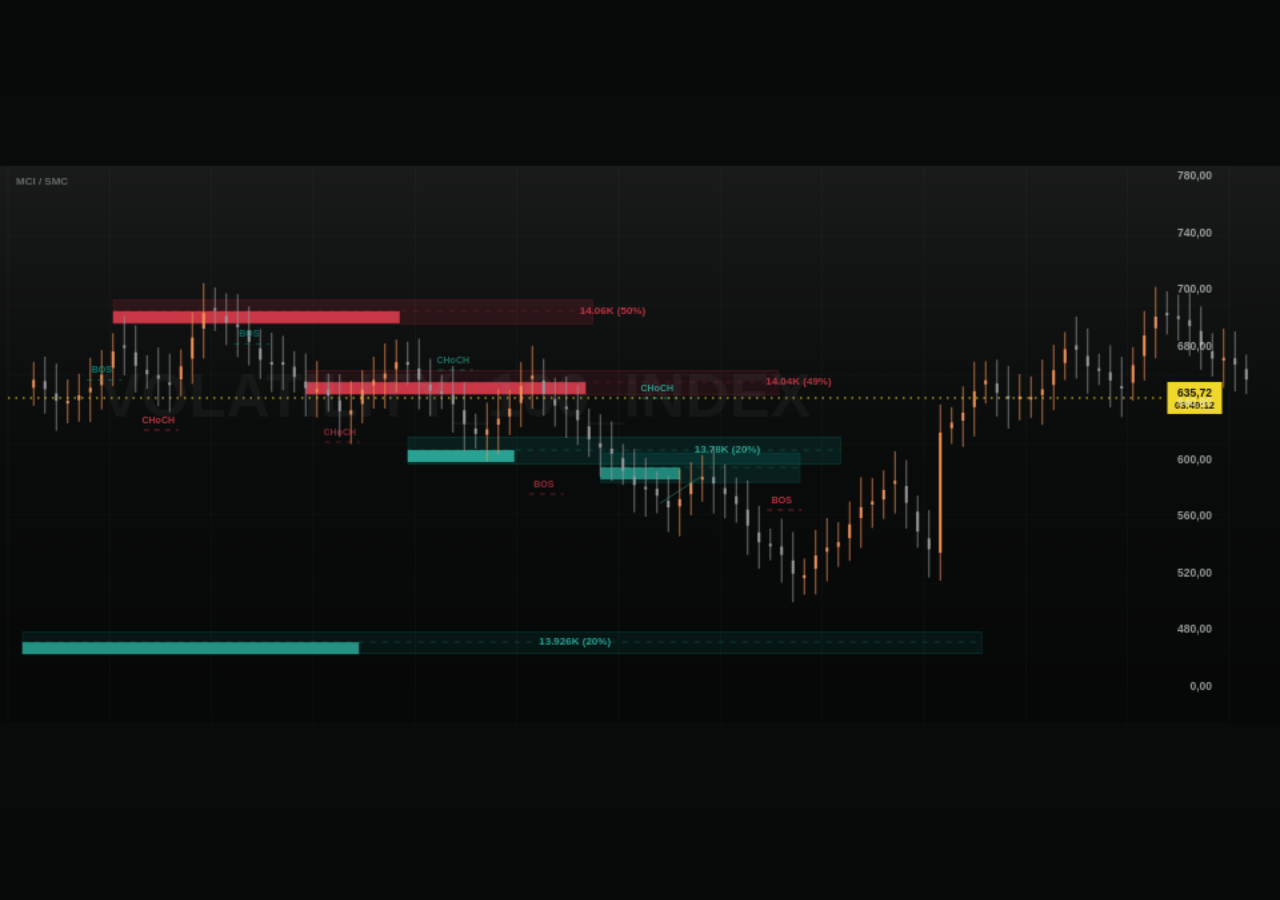
<file: pagina web/embeds/accion-del-precio.html>
<!doctype html>
<html lang="es-CL">
<head>
<meta name="robots" content="noindex">
<meta charset="utf-8"/><meta name="viewport" content="width=device-width,initial-scale=1"/>
<title>SMC Indicator · centered loop</title>
<style>*{box-sizing:border-box}html,body{margin:0;width:100%;height:100%;background:#080909;overflow:hidden}body{display:grid;place-items:center}.stage{width:min(100vw,1920px);aspect-ratio:16/9;overflow:hidden;background:#080909}canvas{display:block;width:100%;height:100%}</style>
<style>@media not all{*,*:before,*:after{animation:none!important;transition:none!important}}</style></head>
<body>
<main class="stage" aria-label="Animación centrada de indicador Smart Money Concepts"><canvas id="chart" width="1920" height="1080"></canvas></main>
<script>(function(){var c=matchMedia('(pointer: coarse)').matches,m=navigator.deviceMemory||8,k=navigator.hardwareConcurrency||8,lite=c||m<=4||k<=4;window.JT={lite:lite,fi:lite?1000/24:1000/40,hold:0,ok:function(now){if(now<JT.hold||now-JT.last<JT.fi)return false;JT.last=now;return true},last:-1e9,noShadow:function(g){if(!lite)return;try{Object.defineProperty(g,'shadowBlur',{set:function(){},get:function(){return 0}})}catch(e){}}};addEventListener('message',function(e){if(e.source!==parent||!e.data)return;if(e.data.type==='jt-hold')JT.hold=performance.now()+(e.data.ms||300)});})();</script><script>(function(){return;/* demo: siempre animada */var r=window.requestAnimationFrame.bind(window),n=0;window.requestAnimationFrame=function(f){return n++<3?r(f):0}})();</script><script>
(()=>{
const cv=document.getElementById('chart'),g=cv.getContext('2d'),W=1920,H=1080,TAU=Math.PI*2,D=6;if(JT.lite){cv.width=W*.5;cv.height=H*.5;g.scale(.5,.5);JT.noShadow(g)}
const P={l:12,r:1844,t:114,b:950}, C={bg:'#090a0a',grid:'rgba(230,235,235,.075)',grid2:'rgba(230,235,235,.035)',up:'#ef9259',up2:'#ff9a5f',down:'#96989b',teal:'#009d8d',teal2:'#31c5b1',red:'#a8293a',red2:'#e63f50',yellow:'#f0d72b',white:'#e9eceb'};
const keys=[[-8,-55],[-4,-12],[0,4],[4,32],[8,22],[12,54],[16,30],[20,72],[24,48],[28,36],[32,20],[36,44],[40,28],[44,6],[48,38],[52,15],[56,-10],[60,-28],[64,-10],[68,-42],[72,-65],[76,-40],[80,-12]];
const N=96,step=17,baseY=540,scale=3.0;
const clamp=(v,a,b)=>Math.max(a,Math.min(b,v)),lerp=(a,b,t)=>a+(b-a)*t;
function pathValue(k){let q=k%84;if(q<0)q+=84;let i=0;while(i<keys.length-1&&q>=keys[i+1][0])i++;let a=keys[i],b=keys[i+1]||keys[0];let end=b?b[0]:84;if(i===keys.length-1){a=keys[keys.length-1];b=keys[0];end=84}const t=clamp((q-a[0])/(end-a[0]),0,1);return lerp(a[1],b[1],t)+2.6*Math.sin(k*1.73)+1.5*Math.sin(k*.37)}
const yy=v=>baseY-v*scale,xx=(k,shift)=>P.l+130+(k-shift)*step;
function wrap(v){const span=84*step;while(v<P.l-100)v+=span;while(v>P.r+100)v-=span;return v}
function candle(k){const o=pathValue(k-.35),c=pathValue(k+.35),w=7+8*Math.abs(Math.sin(k*2.17+1));return{o,c,hi:Math.max(o,c)+w,lo:Math.min(o,c)-w,up:c>o}}
function bg(){g.fillStyle=C.bg;g.fillRect(0,0,W,H);const grad=g.createLinearGradient(0,P.t,0,P.b);grad.addColorStop(0,'rgba(70,70,70,.28)');grad.addColorStop(.55,'rgba(12,13,13,.18)');grad.addColorStop(1,'rgba(0,0,0,.35)');g.fillStyle=grad;g.fillRect(0,P.t,W,P.b-P.t);for(let i=0;i<=12;i++){let x=P.l+i*(P.r-P.l)/12;g.strokeStyle=C.grid;g.lineWidth=1;g.beginPath();g.moveTo(x,P.t);g.lineTo(x,P.b);g.stroke()}for(let i=0;i<=8;i++){let y=P.t+i*(P.b-P.t)/8;g.strokeStyle=C.grid2;g.beginPath();g.moveTo(P.l,y);g.lineTo(P.r,y);g.stroke()}}
function txt(s,x,y,color,size=16,a=1,align='center'){g.save();g.globalAlpha=a;g.fillStyle=color;g.font=`600 ${size}px Arial,sans-serif`;g.textAlign=align;g.textBaseline='middle';g.shadowColor=color;g.shadowBlur=8;g.fillText(s,x,y);g.restore()}
function line(x1,y1,x2,y2,color,a=.65,dash=[7,9],width=1.3){g.save();g.globalAlpha=a;g.strokeStyle=color;g.lineWidth=width;g.setLineDash(dash);g.shadowColor=color;g.shadowBlur=8;g.beginPath();g.moveTo(x1,y1);g.lineTo(x2,y2);g.stroke();g.restore()}
function zone(x,y,w,h,color,a){g.save();g.globalAlpha=a;g.fillStyle=color;g.fillRect(x,y,w,h);g.globalAlpha=a+.16;g.strokeStyle=color;g.lineWidth=1;g.strokeRect(x+.5,y+.5,w-1,h-1);g.restore()}
function blocks(shift,u){
  const z=[
   {k:11,y:314,w:720,h:37,c:C.red,a:.18,inner:430,label:'14.06K (50%)',lc:C.red2},
   {k:28,y:420,w:710,h:38,c:C.red,a:.14,inner:420,label:'14.04K (49%)',lc:C.red2},
   {k:37,y:520,w:650,h:42,c:C.teal,a:.14,inner:160,label:'13.78K (20%)',lc:C.teal2},
   {k:3,y:812,w:1440,h:34,c:C.teal,a:.12,inner:505,label:'13.926K (20%)',lc:C.teal2},
   {k:54,y:545,w:300,h:44,c:C.teal,a:.19,inner:120,label:'',lc:C.teal2}
  ];
  z.forEach((o,i)=>{const x=wrap(xx(o.k,shift));const fade=.86+.14*Math.sin(TAU*u+i*.8);zone(x,o.y,o.w,o.h,o.c,o.a*fade);g.save();g.globalAlpha=.86*fade;g.fillStyle=o.lc;g.fillRect(x,o.y+o.h*.48,o.inner,18);g.restore();line(x,o.y+o.h*.48,x+o.w,o.y+o.h*.48,o.lc,.4,[8,10],1);if(o.label)txt(o.label,x+o.inner+270,o.y+o.h*.48,o.lc,16,.8,'left')});
}
function candles(shift,u){
  const range=125;for(let k=Math.floor(shift)-5;k<Math.floor(shift)+range;k++){let x=xx(k,shift);if(x<P.l-30||x>P.r+30)continue;const d=candle(k),col=d.up?C.up:C.down;g.save();g.strokeStyle=col;g.fillStyle=col;g.lineWidth=1.4;g.shadowColor=col;g.shadowBlur=3;g.beginPath();g.moveTo(x,yy(d.hi));g.lineTo(x,yy(d.lo));g.stroke();let top=yy(Math.max(d.o,d.c)),bot=yy(Math.min(d.o,d.c));g.fillRect(x-2,top,4,Math.max(4,bot-top));g.restore()}
  // active right-side leg kept centered around the main composition
  const focus=wrap(xx(61,shift));g.save();g.globalAlpha=.25+.15*Math.sin(TAU*u);g.strokeStyle=C.teal2;g.shadowColor=C.teal2;g.shadowBlur=15;g.lineWidth=2;g.beginPath();g.moveTo(focus-30,yy(pathValue(61)));g.lineTo(focus+32,yy(pathValue(64)));g.stroke();g.restore();
}
function annotations(shift,u){
  const items=[
   {k:10,v:35,t:'BOS',c:C.teal}, {k:15,v:10,t:'CHoCH',c:C.red2}, {k:23,v:53,t:'BOS',c:C.teal}, {k:31,v:4,t:'CHoCH',c:C.red2}, {k:41,v:40,t:'CHoCH',c:C.teal2}, {k:49,v:-22,t:'BOS',c:C.red2}, {k:59,v:26,t:'CHoCH',c:C.teal2}, {k:70,v:-30,t:'BOS',c:C.red2}
  ];
  items.forEach((o,i)=>{const x=wrap(xx(o.k,shift)),y=yy(o.v);const pulse=.52+.28*(.5+.5*Math.sin(TAU*u+i));line(x-22,y,x+30,y,o.c,pulse,[8,8],1.2);txt(o.t,x,y-14,o.c,14,pulse,'center')});
}
function currentPrice(u){const y=455+8*Math.sin(TAU*u);g.save();g.strokeStyle=C.yellow;g.globalAlpha=.92;g.setLineDash([3,8]);g.lineWidth=2;g.beginPath();g.moveTo(P.l,y);g.lineTo(P.r-96,y);g.stroke();g.restore();g.fillStyle=C.yellow;g.fillRect(P.r-93,y-24,82,48);txt('635,72',P.r-52,y-7,'#141414',17,1,'center');txt('03:49:12',P.r-52,y+12,'#141414',15,1,'center')}
function axes(){const vals=['780,00','740,00','700,00','680,00','640,00','600,00','560,00','520,00','480,00','0,00'];vals.forEach((v,i)=>txt(v,1818,130+i*85,'rgba(235,238,237,.66)',17,.95,'right'));txt('MCI / SMC',24,137,'rgba(233,239,237,.55)',16,.7,'left')}
function render(seconds){const t=((seconds%D)+D)%D,u=t/D;const shift=9+u*1.5+0.15*Math.sin(TAU*u);bg();blocks(shift,u);candles(shift,u);annotations(shift,u);currentPrice(u);axes();g.save();g.globalAlpha=.07;g.fillStyle='#9ca3a3';g.font='900 92px Arial';g.fillText('VOLATILITY_100_INDEX',150,490);g.restore()}
window.HF_RENDER=render;let start=performance.now();let rafId=null;function loop(now){rafId=requestAnimationFrame(loop);if(JT.ok(now))render((now-start)/1000)}function startLoop(){if(!rafId){start=performance.now();rafId=requestAnimationFrame(loop)}}function stopLoop(){if(rafId){cancelAnimationFrame(rafId);rafId=null}}window.addEventListener('message',function(e){if(e.source!==window.parent)return;if(e.data&&e.data.type==='jt-visibility'){if(e.data.visible)startLoop();else stopLoop()}});render(0);rafId=requestAnimationFrame(loop);
})();
</script>
</body>
</html>
</file>
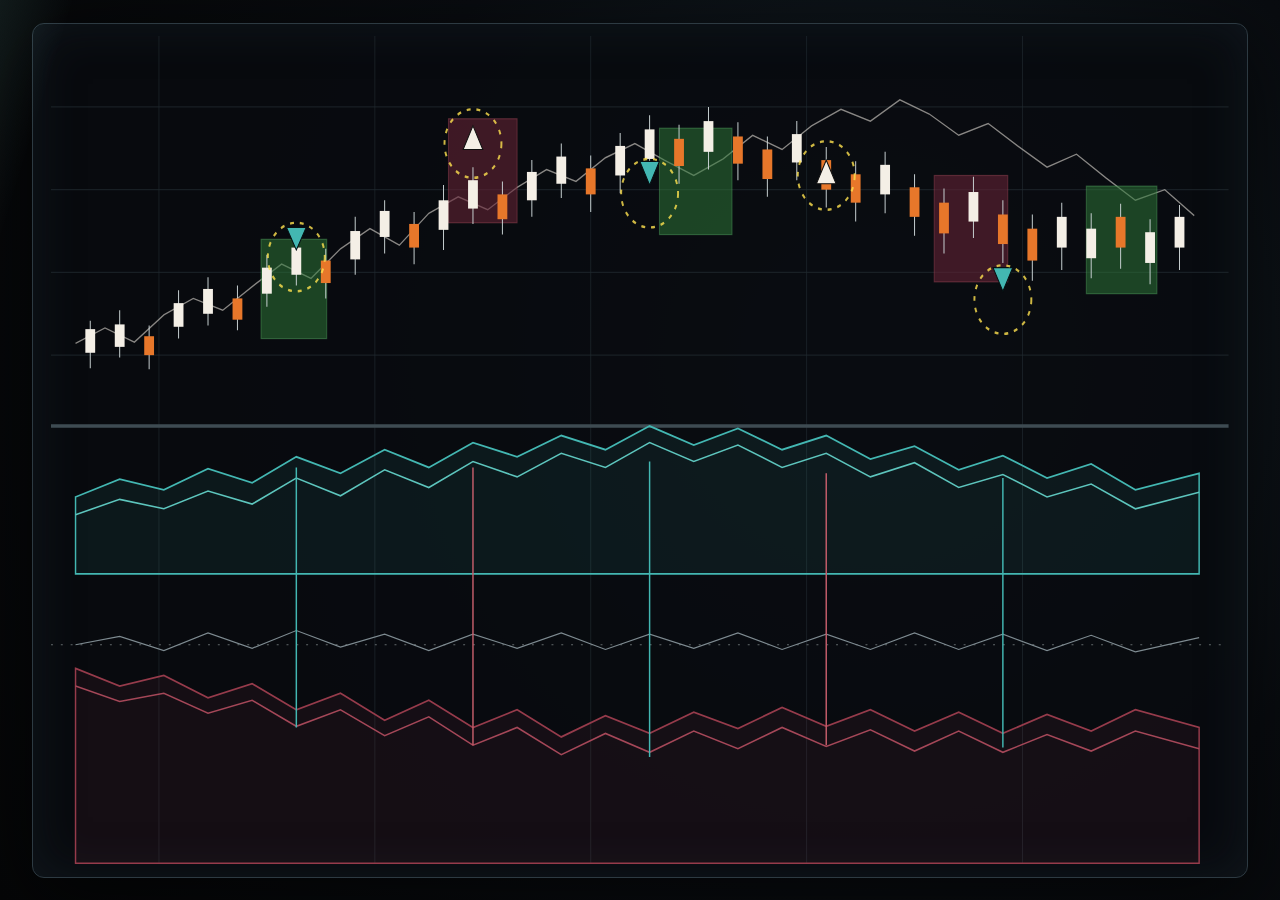
<file: pagina web/embeds/anomalias.html>
<!doctype html>
<html lang="es-CL">
<head>
<meta name="robots" content="noindex">
<meta charset="utf-8"><meta name="viewport" content="width=device-width,initial-scale=1">
<title>JT-Anomalías</title>
<style>
:root{--bg:#07090c;--grid:#222b31;--cream:#f4efe6;--orange:#e7772a;--teal:#43b7b2;--red:#963b4b;--yellow:#ffe34f;--green:#2f7938;--wine:#672336}
*{box-sizing:border-box}html,body{margin:0;width:100%;height:100%;overflow:hidden;background:var(--bg)}body{display:grid;place-items:center}
.stage{position:relative;width:100vw;height:100vh;overflow:hidden;background:radial-gradient(circle at 68% 40%,#152129 0,#090c10 52%,#050607 100%)}
.stage:after{content:"";position:absolute;inset:0;pointer-events:none;opacity:.06;background-image:radial-gradient(#fff .5px,transparent .5px);background-size:4px 4px}
.frame{position:absolute;inset:2.5%;border:1px solid #2d3a42;border-radius:12px;background:#080b0fe5;box-shadow:0 18px 80px #000a,inset 0 0 50px #1b2a3266;overflow:hidden;animation:frameIn .7s ease-out both}
svg{position:absolute;inset:1.5%;width:97%;height:97%}.grid{stroke:var(--grid);stroke-width:1;opacity:.65}.sep{stroke:#3e4b52;stroke-width:3}.zero{stroke:#aab5b5;stroke-width:1;stroke-dasharray:2 8;opacity:.55}
.wick{stroke:#c8d1d2;stroke-width:1}.up{fill:var(--cream)}.down{fill:var(--orange)}.line{fill:none;stroke:#f0ece2;stroke-width:1.2;opacity:.55}.zone-up{fill:var(--green);fill-opacity:.52;stroke:#64c773;stroke-opacity:.35}.zone-down{fill:var(--wine);fill-opacity:.58;stroke:#c35668;stroke-opacity:.35}
.osc-up{fill:#43b7b414;stroke:var(--teal);stroke-width:1.5}.osc-down{fill:#963b4b18;stroke:var(--red);stroke-width:1.5}.osc-t{fill:none;stroke:#5dc5bd;stroke-width:1.35}.osc-r{fill:none;stroke:#a54758;stroke-width:1.35}.osc-m{fill:none;stroke:#7e8b91;stroke-width:1}.spike-t{stroke:var(--teal);stroke-width:1.5}.spike-r{stroke:#c35d6a;stroke-width:1.5}
.event{opacity:0;transform-box:fill-box;transform-origin:center;animation:event .45s ease-out forwards}.e1{animation-delay:1.5s}.e2{animation-delay:2.05s}.e3{animation-delay:2.65s}.e4{animation-delay:3.25s}.e5{animation-delay:3.8s}.halo{fill:none;stroke:var(--yellow);stroke-width:2;stroke-dasharray:4 6;animation:pulse 1.2s ease-in-out infinite;opacity:.8}.tri-t{fill:var(--teal);stroke:#061012;stroke-width:1}.tri-w{fill:var(--cream);stroke:#111;stroke-width:1}
.scan{position:absolute;top:-10%;bottom:-10%;left:0;width:15%;transform:translateX(-133%) skewX(-17deg);will-change:transform;background:linear-gradient(90deg,transparent,#8be4d71d,transparent);animation:scan 2.4s 3.2s linear infinite}
@keyframes frameIn{from{opacity:0;transform:scale(.96)}to{opacity:1;transform:none}}@keyframes event{0%{opacity:0;transform:scale(.55) translateY(10px)}70%{opacity:1;transform:scale(1.12)}100%{opacity:1;transform:none}}@keyframes pulse{0%,100%{opacity:.22;transform:scale(.92)}50%{opacity:1;transform:scale(1.08)}}@keyframes scan{0%{transform:translateX(-133%) skewX(-17deg);opacity:0}18%{opacity:1}100%{transform:translateX(767%) skewX(-17deg);opacity:0}}
</style>
<style>@media not all{*,*:before,*:after{animation:none!important;transition:none!important}}</style></head>
<body>
<main class="stage" aria-label="Animación visual de velas con señales de reversión JT-Anomalías">
<div class="frame">
<svg viewBox="0 0 1200 700" preserveAspectRatio="none" aria-hidden="true">
<g>
<line x1="0" y1="60" x2="1200" y2="60" class="grid"/><line x1="0" y1="130" x2="1200" y2="130" class="grid"/><line x1="0" y1="200" x2="1200" y2="200" class="grid"/><line x1="0" y1="270" x2="1200" y2="270" class="grid"/>
<line x1="110" y1="0" x2="110" y2="700" class="grid"/><line x1="330" y1="0" x2="330" y2="700" class="grid"/><line x1="550" y1="0" x2="550" y2="700" class="grid"/><line x1="770" y1="0" x2="770" y2="700" class="grid"/><line x1="990" y1="0" x2="990" y2="700" class="grid"/>
<line x1="0" y1="330" x2="1200" y2="330" class="sep"/><line x1="0" y1="515" x2="1200" y2="515" class="zero"/>
</g>
<polyline points="25,260 55,247 85,259 115,236 145,222 175,232 205,212 235,193 265,205 295,180 325,163 355,177 385,150 415,136 445,147 475,128 505,113 535,123 565,103 595,91 625,105 655,118 685,104 715,84 745,96 775,76 805,62 835,72 865,54 895,66 925,84 955,74 985,93 1015,111 1045,100 1075,120 1105,139 1135,130 1165,152" class="line"/>
<g>
<rect x="214" y="172" width="67" height="84" class="zone-up"/><rect x="405" y="70" width="70" height="88" class="zone-down"/><rect x="620" y="78" width="74" height="90" class="zone-up"/><rect x="900" y="118" width="75" height="90" class="zone-down"/><rect x="1055" y="127" width="72" height="91" class="zone-up"/>
</g>
<g>
<line x1="40" y1="241" x2="40" y2="281" class="wick"/><rect x="35" y="248" width="10" height="20" class="up"/><line x1="70" y1="232" x2="70" y2="272" class="wick"/><rect x="65" y="244" width="10" height="19" class="up"/><line x1="100" y1="245" x2="100" y2="282" class="wick"/><rect x="95" y="254" width="10" height="16" class="down"/><line x1="130" y1="215" x2="130" y2="256" class="wick"/><rect x="125" y="226" width="10" height="20" class="up"/><line x1="160" y1="204" x2="160" y2="245" class="wick"/><rect x="155" y="214" width="10" height="21" class="up"/><line x1="190" y1="211" x2="190" y2="249" class="wick"/><rect x="185" y="222" width="10" height="18" class="down"/><line x1="220" y1="185" x2="220" y2="229" class="wick"/><rect x="215" y="196" width="10" height="22" class="up"/><line x1="250" y1="171" x2="250" y2="211" class="wick"/><rect x="245" y="179" width="10" height="23" class="up"/><line x1="280" y1="180" x2="280" y2="222" class="wick"/><rect x="275" y="190" width="10" height="19" class="down"/><line x1="310" y1="153" x2="310" y2="202" class="wick"/><rect x="305" y="165" width="10" height="24" class="up"/><line x1="340" y1="139" x2="340" y2="184" class="wick"/><rect x="335" y="148" width="10" height="22" class="up"/><line x1="370" y1="149" x2="370" y2="193" class="wick"/><rect x="365" y="159" width="10" height="20" class="down"/><line x1="400" y1="126" x2="400" y2="181" class="wick"/><rect x="395" y="139" width="10" height="25" class="up"/><line x1="430" y1="111" x2="430" y2="159" class="wick"/><rect x="425" y="122" width="10" height="24" class="up"/><line x1="460" y1="123" x2="460" y2="168" class="wick"/><rect x="455" y="134" width="10" height="21" class="down"/><line x1="490" y1="105" x2="490" y2="153" class="wick"/><rect x="485" y="115" width="10" height="24" class="up"/><line x1="520" y1="91" x2="520" y2="137" class="wick"/><rect x="515" y="102" width="10" height="23" class="up"/><line x1="550" y1="101" x2="550" y2="149" class="wick"/><rect x="545" y="112" width="10" height="22" class="down"/><line x1="580" y1="82" x2="580" y2="133" class="wick"/><rect x="575" y="93" width="10" height="25" class="up"/><line x1="610" y1="67" x2="610" y2="118" class="wick"/><rect x="605" y="79" width="10" height="25" class="up"/><line x1="640" y1="75" x2="640" y2="125" class="wick"/><rect x="635" y="87" width="10" height="23" class="down"/><line x1="670" y1="60" x2="670" y2="113" class="wick"/><rect x="665" y="72" width="10" height="26" class="up"/><line x1="700" y1="73" x2="700" y2="122" class="wick"/><rect x="695" y="85" width="10" height="23" class="down"/><line x1="730" y1="85" x2="730" y2="136" class="wick"/><rect x="725" y="96" width="10" height="25" class="down"/><line x1="760" y1="72" x2="760" y2="122" class="wick"/><rect x="755" y="83" width="10" height="24" class="up"/><line x1="790" y1="94" x2="790" y2="145" class="wick"/><rect x="785" y="105" width="10" height="25" class="down"/><line x1="820" y1="106" x2="820" y2="157" class="wick"/><rect x="815" y="117" width="10" height="24" class="down"/><line x1="850" y1="98" x2="850" y2="150" class="wick"/><rect x="845" y="109" width="10" height="25" class="up"/><line x1="880" y1="117" x2="880" y2="169" class="wick"/><rect x="875" y="128" width="10" height="25" class="down"/><line x1="910" y1="129" x2="910" y2="184" class="wick"/><rect x="905" y="141" width="10" height="26" class="down"/><line x1="940" y1="119" x2="940" y2="171" class="wick"/><rect x="935" y="132" width="10" height="25" class="up"/><line x1="970" y1="139" x2="970" y2="192" class="wick"/><rect x="965" y="151" width="10" height="25" class="down"/><line x1="1000" y1="151" x2="1000" y2="207" class="wick"/><rect x="995" y="163" width="10" height="27" class="down"/><line x1="1030" y1="141" x2="1030" y2="198" class="wick"/><rect x="1025" y="153" width="10" height="26" class="up"/><line x1="1060" y1="150" x2="1060" y2="205" class="wick"/><rect x="1055" y="163" width="10" height="25" class="up"/><line x1="1090" y1="142" x2="1090" y2="197" class="wick"/><rect x="1085" y="153" width="10" height="26" class="down"/><line x1="1120" y1="155" x2="1120" y2="210" class="wick"/><rect x="1115" y="166" width="10" height="26" class="up"/><line x1="1150" y1="143" x2="1150" y2="198" class="wick"/><rect x="1145" y="153" width="10" height="26" class="up"/>
</g>
<g>
<path d="M25 390 L70 375 L115 384 L160 366 L205 378 L250 356 L295 370 L340 350 L385 365 L430 344 L475 356 L520 338 L565 350 L610 330 L655 346 L700 332 L745 350 L790 338 L835 358 L880 347 L925 367 L970 355 L1015 374 L1060 362 L1105 384 L1170 370 L1170 455 L25 455 Z" class="osc-up"/><path d="M25 535 L70 550 L115 541 L160 560 L205 548 L250 570 L295 556 L340 579 L385 562 L430 585 L475 570 L520 593 L565 575 L610 590 L655 572 L700 586 L745 568 L790 584 L835 570 L880 588 L925 572 L970 590 L1015 574 L1060 588 L1105 570 L1170 585 L1170 700 L25 700 Z" class="osc-down"/>
<polyline points="25,405 70,392 115,400 160,385 205,396 250,374 295,389 340,367 385,382 430,360 475,373 520,353 565,365 610,344 655,360 700,346 745,365 790,353 835,373 880,361 925,382 970,371 1015,390 1060,379 1105,400 1170,386" class="osc-t"/><polyline points="25,550 70,563 115,556 160,573 205,562 250,584 295,570 340,592 385,576 430,600 475,585 520,608 565,590 610,606 655,588 700,603 745,585 790,601 835,587 880,605 925,588 970,606 1015,591 1060,605 1105,588 1170,603" class="osc-r"/><polyline points="25,515 70,508 115,520 160,505 205,518 250,503 295,517 340,506 385,520 430,506 475,518 520,505 565,519 610,506 655,518 700,505 745,519 790,506 835,519 880,505 925,519 970,506 1015,520 1060,507 1105,521 1170,509" class="osc-m"/>
<line x1="250" y1="365" x2="250" y2="585" class="spike-t"/><line x1="430" y1="365" x2="430" y2="600" class="spike-r"/><line x1="610" y1="360" x2="610" y2="610" class="spike-t"/><line x1="790" y1="370" x2="790" y2="600" class="spike-r"/><line x1="970" y1="374" x2="970" y2="602" class="spike-t"/>
</g>
<g class="event e1"><polygon points="250,181 240,162 260,162" class="tri-t"/><circle cx="250" cy="187" r="29" class="halo"/></g><g class="event e2"><polygon points="430,76 420,96 440,96" class="tri-w"/><circle cx="430" cy="91" r="29" class="halo"/></g><g class="event e3"><polygon points="610,126 600,106 620,106" class="tri-t"/><circle cx="610" cy="133" r="29" class="halo"/></g><g class="event e4"><polygon points="790,105 780,125 800,125" class="tri-w"/><circle cx="790" cy="118" r="29" class="halo"/></g><g class="event e5"><polygon points="970,216 960,196 980,196" class="tri-t"/><circle cx="970" cy="223" r="29" class="halo"/></g>
</svg>
</div><div class="scan"></div>
</main>
</body>
</html>
</file>
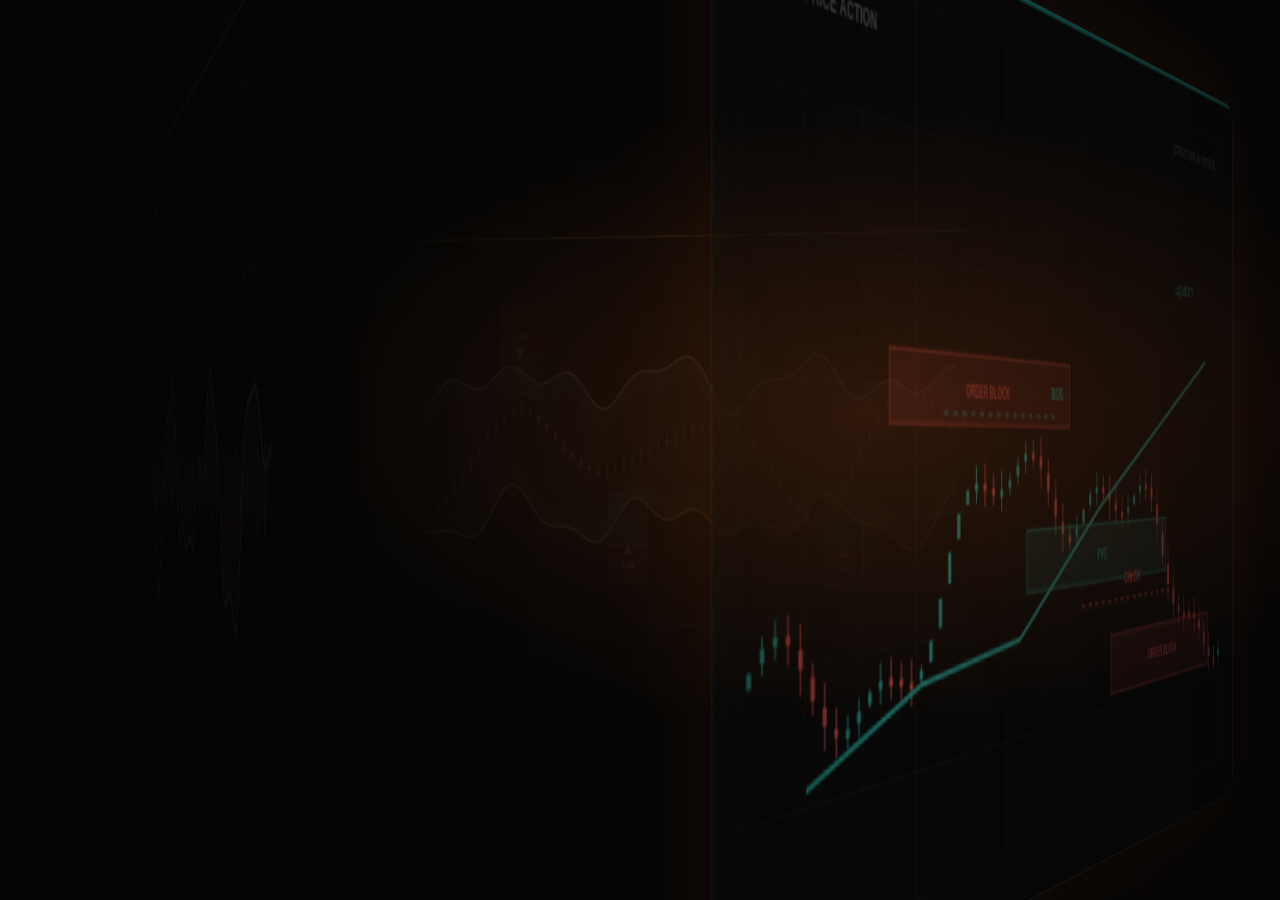
<file: pagina web/embeds/hero.html>
<!doctype html>
<html lang="es-CL">
<head>
<meta name="robots" content="noindex">
<meta charset="utf-8">
<meta name="viewport" content="width=device-width,initial-scale=1">
<title>JesuAlgo · Premium Hero Loop</title>
<style>
*{box-sizing:border-box}html,body{margin:0;width:100%;height:100%;background:#050505;color:#fff}body{font-family:Inter,Arial,sans-serif}.jt-hero-loop{position:relative;width:100%;height:100%;overflow:hidden;background:#050505;isolation:isolate}.jt-hero-loop:before{content:"";position:absolute;inset:0;background:radial-gradient(ellipse at 68% 46%,rgba(255,104,20,.16),transparent 46%),linear-gradient(90deg,rgba(5,5,5,.98) 0%,rgba(5,5,5,.8) 34%,rgba(5,5,5,.12) 70%,rgba(5,5,5,.62) 100%);z-index:3;pointer-events:none}.jt-loop-stage{position:absolute;inset:0;perspective:1600px;transform-style:preserve-3d;transition:transform .05s linear}.jt-loop-scene{position:absolute;left:50%;top:50%;width:min(80vw,1360px);height:min(65vw,780px);transform-style:preserve-3d;will-change:transform,opacity}.jt-loop-scene canvas{display:block;width:100%;height:100%;border:1px solid rgba(255,255,255,.16);border-radius:22px;background:#090a0a;box-shadow:0 34px 100px rgba(0,0,0,.6),0 0 110px rgba(255,102,18,.28),inset 0 0 0 1px rgba(255,255,255,.05)}
</style>
<style>@media not all{*,*:before,*:after{animation:none!important;transition:none!important}}</style></head>
<body>
<section class="jt-hero-loop" aria-label="JesuAlgo animated market intelligence loop">
  <div class="jt-loop-stage">
    <div class="jt-loop-scene"><canvas width="1100" height="650"></canvas></div>
    <div class="jt-loop-scene"><canvas width="1100" height="650"></canvas></div>
    <div class="jt-loop-scene"><canvas width="1100" height="650"></canvas></div>
  </div>
</section>
<script>(function(){var c=matchMedia('(pointer: coarse)').matches,m=navigator.deviceMemory||8,k=navigator.hardwareConcurrency||8,lite=c||m<=4||k<=4;window.JT={lite:lite,fi:lite?1000/24:1000/40,hold:0,ok:function(now){if(now<JT.hold||now-JT.last<JT.fi)return false;JT.last=now;return true},last:-1e9,noShadow:function(g){if(!lite)return;try{Object.defineProperty(g,'shadowBlur',{set:function(){},get:function(){return 0}})}catch(e){}}};addEventListener('message',function(e){if(e.source!==parent||!e.data)return;if(e.data.type==='jt-hold')JT.hold=performance.now()+(e.data.ms||300)});})();</script><script>(function(){return;/* demo: siempre animada */var r=window.requestAnimationFrame.bind(window),n=0;window.requestAnimationFrame=function(f){return n++<3?r(f):0}})();</script><script>
(function(){
var scenes=[].slice.call(document.querySelectorAll(".jt-loop-scene")),stage=document.querySelector(".jt-loop-stage"),W=1100,H=650,T=Math.PI*2,D=7;
var C={bg:"#090a0a",grid:"rgba(220,230,230,.10)",muted:"rgba(235,240,238,.5)",white:"#f7f8f6",orange:"#ff7a26",teal:"#2bc4b4",red:"#ff5a54",gold:"#f0d768"};

var mx=0,my=0,tmx=0,tmy=0,rafId=null;
window.addEventListener("message",function(e){if(e.source!==window.parent)return;
  if(!e.data)return;
  if(e.data.type==="jt-parallax"){tmx=e.data.x;tmy=e.data.y}
  if(e.data.type==="jt-visibility"){if(e.data.visible)startLoop();else stopLoop()}
});
function startLoop(){if(!rafId){start=performance.now();rafId=requestAnimationFrame(animate)}}
function stopLoop(){if(rafId){cancelAnimationFrame(rafId);rafId=null}}

function txt(c,s,x,y,col,size,a,align){c.save();c.globalAlpha=a===undefined?1:a;c.fillStyle=col;c.font="600 "+size+"px Arial";c.textAlign=align||"center";c.textBaseline="middle";c.fillText(s,x,y);c.restore()}
function grid(c){c.fillStyle=C.bg;c.fillRect(0,0,W,H);for(var i=0;i<=12;i++){var x=32+i*86;c.strokeStyle=C.grid;c.lineWidth=1;c.beginPath();c.moveTo(x,38);c.lineTo(x,610);c.stroke()}for(i=0;i<=7;i++){var y=38+i*82;c.strokeStyle="rgba(220,230,230,.06)";c.beginPath();c.moveTo(32,y);c.lineTo(1068,y);c.stroke()}}
function topBar(c,col){c.save();c.shadowColor=col;c.shadowBlur=22;c.fillStyle=col;c.globalAlpha=.9;c.fillRect(0,0,W,3);c.restore()}
function sweep(c,t,speed){var sx=((t*(speed||150))%(W+500))-250;var grad=c.createLinearGradient(sx-140,0,sx+140,0);grad.addColorStop(0,"rgba(255,255,255,0)");grad.addColorStop(.5,"rgba(255,255,255,.10)");grad.addColorStop(1,"rgba(255,255,255,0)");c.save();c.globalCompositeOperation="lighter";c.fillStyle=grad;c.fillRect(0,0,W,H);c.restore()}
function path(c,arr){c.beginPath();arr.forEach(function(p,i){i?c.lineTo(p[0],p[1]):c.moveTo(p[0],p[1])})}
function poly(c,arr,fill){path(c,arr);c.closePath();c.fillStyle=fill;c.fill()}
function candles(c,fn,phase,colorA,colorB){for(var i=0;i<60;i++){var x=44+i*17,y0=fn(i-phase),y1=fn(i+.7-phase),wick=8+7*Math.abs(Math.sin(i*1.9));c.strokeStyle=y1<y0?colorA:colorB;c.fillStyle=c.strokeStyle;c.lineWidth=1.8;c.beginPath();c.moveTo(x,y0-wick);c.lineTo(x,y1+wick);c.stroke();c.fillRect(x-3,Math.min(y0,y1),6,Math.max(5,Math.abs(y1-y0)))}}

function drawMCI(c,t){grid(c);topBar(c,C.orange);txt(c,"MCI v5.5",62,64,C.muted,17,.95,"left");txt(c,"CONFLUENCE / OSCILLATOR",1036,64,C.muted,12,.6,"right");var p=t/7*48;var up=[],dn=[],line=[];for(var i=0;i<=150;i++){var x=32+i*6.9,q=i-p;var mid=360+28*Math.sin(q*.19)+14*Math.sin(q*.51);var v=mid+76*Math.sin(q*.12+1.2)+18*Math.sin(q*.34);line.push([x,v]);up.push([x,Math.min(v,360)]);dn.push([x,Math.max(v,360)])}poly(c,up.concat([[1068,360],[32,360]]),"rgba(43,196,180,.26)");poly(c,dn.concat([[1068,360],[32,360]]),"rgba(255,90,84,.22)");c.save();c.lineWidth=10;c.strokeStyle="rgba(255,122,38,.28)";c.shadowBlur=26;c.shadowColor=C.orange;path(c,line);c.stroke();c.lineWidth=3.4;c.strokeStyle=C.white;c.shadowBlur=14;path(c,line);c.stroke();c.restore();for(i=0;i<48;i++){var x2=44+i*21,b=18+26*Math.abs(Math.sin(i*1.7+p*.1));c.save();c.shadowBlur=i%3?0:10;c.shadowColor=C.orange;c.fillStyle=i%3?"rgba(170,172,174,.6)":C.orange;c.fillRect(x2,360-b,7,b);c.fillRect(x2,360,7,b*.55);c.restore()}txt(c,"BUY ZONE",165,520,C.teal,13,.75,"center");txt(c,"SELL ZONE",935,198,C.red,13,.75,"center");c.strokeStyle="rgba(240,215,104,.75)";c.setLineDash([3,8]);c.beginPath();c.moveTo(32,360);c.lineTo(1068,360);c.stroke();c.setLineDash([]);sweep(c,t,120)}

function drawSMC(c,t){grid(c);topBar(c,C.teal);txt(c,"SMC / PRICE ACTION",72,64,C.muted,15,.95,"left");txt(c,"STRUCTURE IN MOTION",1036,64,C.muted,12,.6,"right");var p=t/7*48,fn=function(i){var q=i-p;return 410-68*Math.sin(q*.11)-32*Math.sin(q*.29)-18*Math.sin(q*.73)};candles(c,fn,p,C.teal,C.red);var blocks=[{x:245,y:260,w:360,h:48,col:C.red},{x:505,y:382,w:365,h:46,col:C.teal},{x:710,y:472,w:300,h:48,col:C.red}];blocks.forEach(function(b,i){c.save();c.fillStyle=b.col;c.globalAlpha=.16;c.fillRect(b.x,b.y,b.w,b.h);c.globalAlpha=.5;c.shadowColor=b.col;c.shadowBlur=10;c.strokeStyle=b.col;c.strokeRect(b.x+.5,b.y+.5,b.w-1,b.h-1);c.globalAlpha=1;txt(c,i===1?"FVG":"ORDER BLOCK",b.x+b.w/2,b.y+25,b.col,12,.8,"center");c.restore()});c.save();c.setLineDash([8,9]);c.strokeStyle=C.teal;c.globalAlpha=.8;c.beginPath();c.moveTo(340,300);c.lineTo(570,300);c.stroke();c.strokeStyle=C.red;c.beginPath();c.moveTo(635,445);c.lineTo(900,445);c.stroke();c.restore();txt(c,"BOS",575,284,C.teal,13,.9,"center");txt(c,"CHoCH",770,430,C.red,13,.9,"center");c.save();c.shadowColor=C.teal;c.shadowBlur=24;c.strokeStyle=C.teal;c.lineWidth=3.4;path(c,[[120,520],[300,475],[490,460],[680,370],[1000,245]]);c.stroke();c.restore();txt(c,"LIQUIDITY",930,185,C.teal,12,.7,"center");sweep(c,t,110)}

function rr(c,x,y,buy){c.save();c.globalAlpha=.24;c.fillStyle=buy?C.teal:C.red;c.fillRect(x,y-78,76,78);c.fillStyle=buy?C.red:C.teal;c.fillRect(x,y,76,58);c.globalAlpha=.8;c.strokeStyle=buy?C.teal:C.red;c.strokeRect(x+.5,y-78.5,75,136);c.setLineDash([4,4]);c.strokeStyle=C.white;c.beginPath();c.moveTo(x-10,y);c.lineTo(x+86,y);c.stroke();c.restore()}
function drawSG(c,t){grid(c);topBar(c,C.gold);txt(c,"Jesu SG v8",70,64,C.muted,16,.95,"left");txt(c,"RANGE SIGNALS",1036,64,C.muted,12,.6,"right");var p=t/7*36,upper=[],lower=[];for(var i=0;i<=130;i++){var q=i-p,x=32+i*8;var m=325+24*Math.sin(q*.17)+15*Math.sin(q*.41),h=104+14*Math.sin(q*.23);upper.push([x,m-h]);lower.push([x,m+h])}poly(c,upper.concat(lower.slice().reverse()),"rgba(111,115,115,.22)");poly(c,upper.concat(upper.map(function(a){return[a[0],a[1]+32]}).reverse()),"rgba(247,248,246,.16)");poly(c,lower.concat(lower.map(function(a){return[a[0],a[1]-32]}).reverse()),"rgba(240,215,104,.18)");c.save();c.shadowBlur=16;c.shadowColor=C.white;c.lineWidth=4;c.strokeStyle=C.white;path(c,upper);c.stroke();c.shadowColor=C.gold;c.strokeStyle=C.gold;path(c,lower);c.stroke();c.restore();candles(c,function(i){var q=i-p;return 325+24*Math.sin(q*.17)+15*Math.sin(q*.41)+Math.sin(q*.28)*(104+14*Math.sin(q*.23))*.6},p,C.gold,"rgba(180,182,183,.85)");var events=[{x:245,y:470,b:true},{x:445,y:190,b:false},{x:665,y:468,b:true},{x:880,y:185,b:false}];events.forEach(function(e,i){var pulse=.6+.4*(.5+.5*Math.sin(T*i+t*T/7));c.save();c.shadowBlur=14;c.shadowColor=e.b?C.white:C.gold;c.fillStyle=e.b?C.white:C.gold;c.beginPath();if(e.b){c.moveTo(e.x,e.y);c.lineTo(e.x-9,e.y+15);c.lineTo(e.x+9,e.y+15)}else{c.moveTo(e.x,e.y);c.lineTo(e.x-9,e.y-15);c.lineTo(e.x+9,e.y-15)}c.closePath();c.fill();c.restore();txt(c,e.b?"BUY":"SELL",e.x,e.b?e.y+32:e.y-32,e.b?C.white:C.gold,13,pulse,"center");if(pulse>.78)rr(c,e.x-38,e.y,e.b)});txt(c,"TOUCH → REACT → EXIT",550,590,C.muted,12,.6,"center");sweep(c,t,95)}

var S=JT.lite?.55:1,ctxs=scenes.map(function(sc){var cv=sc.querySelector("canvas");cv.width=W*S;cv.height=H*S;var g=cv.getContext("2d");g.scale(S,S);JT.noShadow(g);return g});
var frame=0,lastFront=-1;
var start=performance.now();
function animate(now){
  rafId=requestAnimationFrame(animate);
  if(!JT.ok(now))return;
  frame++;
  var t=((now-start)/1000)%D;
  mx+=(tmx-mx)*.06; my+=(tmy-my)*.06;
  stage.style.transform="rotateX("+(-my*7)+"deg) rotateY("+(mx*10)+"deg)";
  scenes.forEach(function(s,i){
    var a=i*120-t/D*360;
    while(a>180)a-=360; while(a<-180)a+=360;
    var rad=a*Math.PI/180, front=Math.max(0,Math.cos(rad));
    s.style.transform="translate(-50%,-50%) rotateY("+a+"deg) translateZ(430px) scale("+(0.7+.4*front)+")";
    s.style.opacity=String(.3+.7*front);
    if(!JT.lite)s.style.filter="blur("+(6-5*front)+"px) saturate("+(1+.3*front)+")";
    else s.style.filter="brightness("+(.45+.55*front)+")";
    s.style.zIndex=String(Math.round(front*100));
    if(JT.lite&&front<.6&&frame%6!==i*2)return;
    var cc=ctxs[i];
    cc.clearRect(0,0,W,H);
    if(i===0)drawMCI(cc,t);
    if(i===1)drawSMC(cc,t);
    if(i===2)drawSG(cc,t);
  });
}
rafId=requestAnimationFrame(animate);
})();
</script>
</body>
</html>
</file>
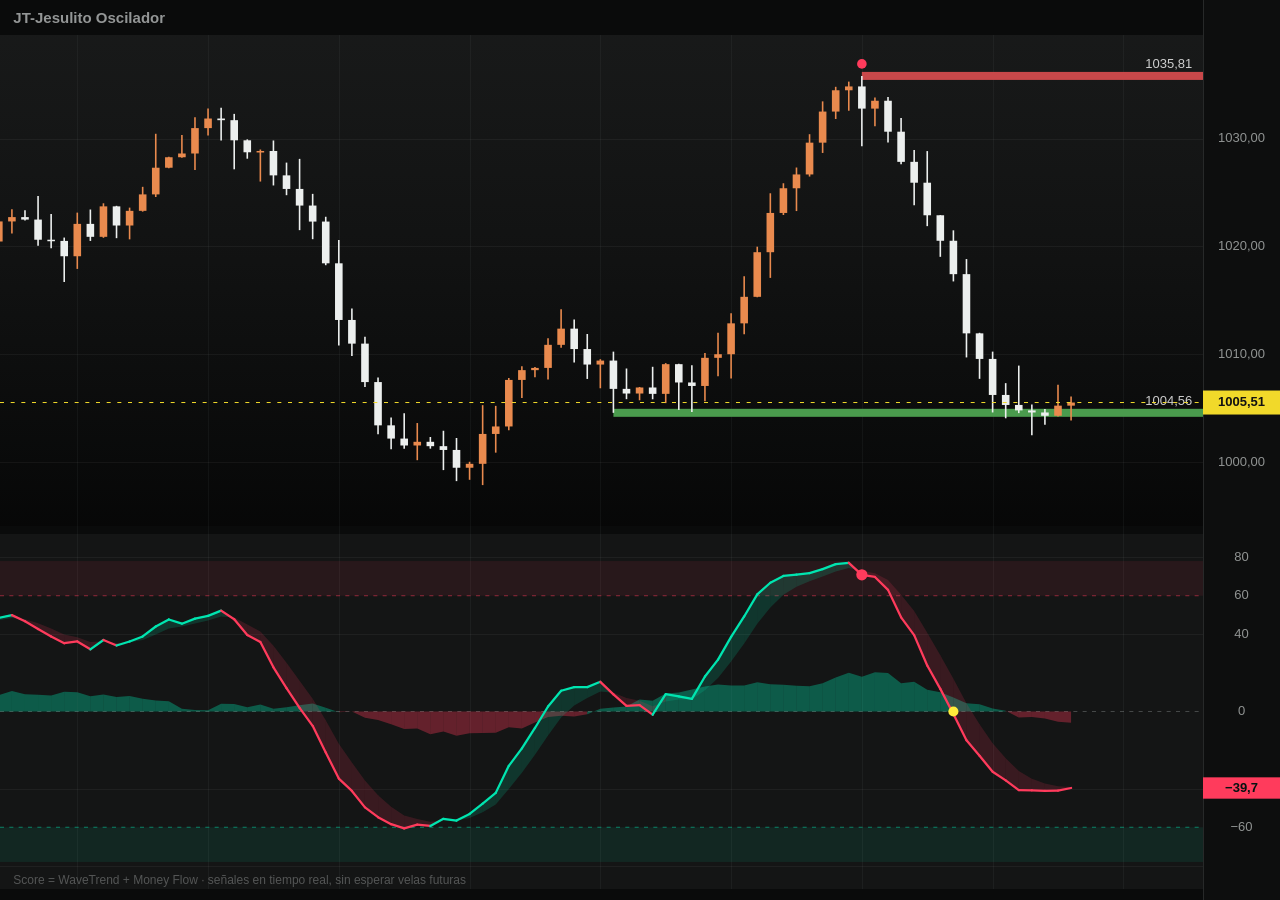
<file: pagina web/embeds/jesulito-live.html>
<!doctype html>
<html lang="es-CL"><head>
<meta name="robots" content="noindex"><meta charset="utf-8"><meta name="viewport" content="width=device-width,initial-scale=1"><title>Jesulito Pro · en vivo</title>
<style>*{box-sizing:border-box}html,body{margin:0;width:100%;height:100%;background:#0a0b0b;overflow:hidden}canvas{display:block;width:100%;height:100%}</style></head>
<body><canvas id="c"></canvas>
<script>
/* Jesulito Pro en vivo. Calculo REAL del indicador (Jesulito_Pro_v1.pine) sobre un precio simulado:
   WaveTrend (canal 9, media 12) + Money Flow estilo Chaikin (20) -> Score = wt*(0.7)+mf*0.3, Trigger = EMA(4).
   Top = Score>60 y cruza hacia abajo el Trigger. Bottom = Score<-60 y cruza hacia arriba.
   Punto amarillo = primer cruce de cero tras un Top/Bottom. Divergencias por pivotes (5/5).
   Zonas S/R sobre el precio con pivotes de la propia serie. */
(()=>{
const cv=document.getElementById('c'),g=cv.getContext('2d');
const reduce=false;/* demo: siempre animada */
const lite=matchMedia('(pointer:coarse)').matches||(navigator.hardwareConcurrency||8)<=4;
const FAST=/fast/.test(location.search);
const C={bg:'#0a0b0b',bull:'#00E5B0',bear:'#FF3B5C',dBull:'#4CAF50',dBear:'#EF5350',mom:'#FFEB3B',orange:'#e98a4e',white:'#ecefee',gray:'#9ea2a2'};
const T2=Math.PI*2, BAR=FAST?.012:.8/4.5, WARM=240, OB=60, OS=-60, CAPT=78, CAPB=-78;
let W=0,H=0,DPR=1,u=1;
function resize(){DPR=Math.min(devicePixelRatio||1,lite?1.25:2);W=innerWidth||640;H=innerHeight||360;cv.width=Math.round(W*DPR);cv.height=Math.round(H*DPR);g.setTransform(DPR,0,0,DPR,0,0);u=Math.max(W<520?1:.55,Math.min(W/960,H/540))}
addEventListener('resize',resize);resize();

/* ---- precio simulado: ondas largas + ruido, con cambios de regimen ---- */
function rng(a){return()=>{a|=0;a=a+0x6D2B79F5|0;let t=Math.imul(a^a>>>15,1|a);t=t+Math.imul(t^t>>>7,61|t)^t;return((t^t>>>14)>>>0)/4294967296}}
const R=rng(4521);
const gauss=()=>{let a=0;for(let i=0;i<4;i++)a+=R();return(a-2)*1.732};
const bars=[], sigs=[], STAT={top:0,bot:0,mom:0,divB:0,divS:0,bars:0};
const S={e:0,anchor:0,burst:0,drift:0,since:50,prevC:null,vol:1,
  esa:null,de:null,wt1:null,wt1s:null,trig:null,cmfN:[],cmfD:[],
  pendBull:false,pendBear:false,lastPH:null,lastPL:null,lastTop:-99,lastBot:-99};
const ema=(prev,x,len)=>prev==null?x:prev+(x-prev)*2/(len+1);
function gen(n){
  if(S.burst>0){S.burst--;S.anchor+=S.drift}
  else{S.since++;if(S.since>45&&R()<.09){S.burst=10+Math.floor(R()*12);S.drift=(R()<.5?-1:1)*(.5+.5*R());S.since=0}}
  S.e=.55*S.e+.6*gauss();
  const px=1000+S.anchor+13*Math.sin(n*T2/55+.3)+7*Math.sin(n*T2/23+1.7)+S.e*1.8;
  const o=S.prevC==null?px:S.prevC,c=px;S.prevC=c;
  const wk=Math.abs(gauss())*1.7,h=Math.max(o,c)+wk*.8,l=Math.min(o,c)-Math.abs(gauss())*1.7*.8;
  const vol=Math.max(.2,S.vol=.8*S.vol+.2*(1+.9*Math.abs(gauss())+(S.burst>0?.8:0)));
  // WaveTrend
  const hlc=c;
  S.esa=ema(S.esa,hlc,9);S.de=ema(S.de,Math.abs(hlc-S.esa),9);
  const ci=S.de>1e-9?(hlc-S.esa)/(.015*S.de):0;
  S.wt1=ema(S.wt1,ci,12);
  // Money flow (Chaikin)
  const mfm=h===l?0:((c-l)-(h-c))/(h-l);S.cmfN.push(mfm*vol);S.cmfD.push(vol);if(S.cmfN.length>20){S.cmfN.shift();S.cmfD.shift()}
  const cmf=S.cmfN.reduce((a,b)=>a+b,0)/S.cmfD.reduce((a,b)=>a+b,0),mfS=cmf*150;
  const score=S.wt1*.7+mfS*.3;
  const trigPrev=S.trig;S.trig=ema(S.trig,score,4);
  const prevScore=bars[n-1]?bars[n-1].score:score;
  const xDown=n>0&&prevScore>=trigPrev&&score<S.trig,xUp=n>0&&prevScore<=trigPrev&&score>S.trig;
  let top=false,bot=false,mom=0;
  if(n>30&&score>OB&&xDown&&n-S.lastTop>3){top=true;S.lastTop=n}
  if(n>30&&score<OS&&xUp&&n-S.lastBot>3){bot=true;S.lastBot=n}
  if(bot){S.pendBull=true;S.pendBear=false}
  if(top){S.pendBear=true;S.pendBull=false}
  if(S.pendBull&&prevScore<=0&&score>0){mom=1;S.pendBull=false}
  if(S.pendBear&&prevScore>=0&&score<0){mom=-1;S.pendBear=false}
  const b={o,h,l,c,score,trig:S.trig,mf:mfS*.3,top,bot,mom,divB:false,divS:false,path:R()<.5?[o,h,l,c]:[o,l,h,c],closedAt:-1e9};
  bars[n]=b;
  // divergencias con pivote 5/5 (se confirman 5 velas despues, como en Pine)
  const pv=n-5;
  if(pv>=5&&bars[pv]){
    let isH=true,isL=true;
    for(let k=pv-5;k<=n;k++){if(k===pv||!bars[k])continue;if(bars[k].score>=bars[pv].score)isH=false;if(bars[k].score<=bars[pv].score)isL=false}
    if(isH){const cur={i:pv,s:bars[pv].score,p:bars[pv].h};if(S.lastPH&&pv-S.lastPH.i>=5&&pv-S.lastPH.i<=60&&cur.p>S.lastPH.p&&cur.s<S.lastPH.s){bars[pv].divS=true;sigs.push({i:pv,at:0,n,t:'divS'})}S.lastPH=cur}
    if(isL){const cur={i:pv,s:bars[pv].score,p:bars[pv].l};if(S.lastPL&&pv-S.lastPL.i>=5&&pv-S.lastPL.i<=60&&cur.p<S.lastPL.p&&cur.s>S.lastPL.s){bars[pv].divB=true;sigs.push({i:pv,at:0,n,t:'divB'})}S.lastPL=cur}
  }
  STAT.bars++;if(top){STAT.top++}if(bot){STAT.bot++}if(mom)STAT.mom++;
  if(top||bot||mom)sigs.push({i:n,at:0,n,t:top?'top':bot?'bot':'mom',m:mom});
  return b;
}
for(let n=0;n<WARM;n++){gen(n)}
for(const s of sigs)s.at=-1e9;
let nF=WARM;gen(nF);
let barStart=performance.now();
function inBar(b,f){
  const p=b.path,ss=t=>t*t*(3-2*t);let cur,hi=b.o,lo=b.o;const seg=[[0,.3],[.3,.72],[.72,1]];cur=p[0];
  for(let k=0;k<3;k++){const [a,z]=seg[k];
    if(f>=z){cur=p[k+1];hi=Math.max(hi,cur);lo=Math.min(lo,cur)}
    else if(f>a){const t=ss((f-a)/(z-a));cur=p[k]+(p[k+1]-p[k])*t;hi=Math.max(hi,cur);lo=Math.min(lo,cur);break}else break}
  return {c:cur,h:hi,l:lo};
}
// score intrabarra: interpolado hacia el valor cerrado para que el oscilador "respire"
function scoreNow(n,f){const b=bars[n],p=bars[n-1]||b;const e=f*f*(3-2*f);return {s:p.score+(b.score-p.score)*e,t:p.trig+(b.trig-p.trig)*e,m:p.mf+(b.mf-p.mf)*e}}

/* ---- vista ---- */
let yLo=null,yHi=null,visible=true,toast=null,lastT=performance.now();
const ease=t=>1-Math.pow(1-t,3), back=t=>{const c1=1.9,c3=c1+1;return 1+c3*Math.pow(t-1,3)+c1*Math.pow(t-1,2)};
const fmt=v=>v.toFixed(2).replace('.',',');
function nice(range,n){const raw=range/n,p=Math.pow(10,Math.floor(Math.log10(raw))),m=raw/p;return(m<1.5?1:m<3.5?2:m<7.5?5:10)*p}
function rrect(x,y,w,h,r){g.beginPath();if(g.roundRect)g.roundRect(x,y,w,h,r);else g.rect(x,y,w,h)}
function rgba(hex,a){const n=parseInt(hex.slice(1),16);return `rgba(${n>>16},${n>>8&255},${n&255},${a})`}

function frame(now){
  requestAnimationFrame(frame);
  if(!visible||document.hidden){lastT=now;return}
  const dt=Math.min(.1,(now-lastT)/1000);lastT=now;
  if(now-barStart>BAR*1000*6)barStart=now;
  while(now-barStart>=BAR*1000){
    const b=bars[nF];b.closedAt=now;
    for(const s of sigs)if(s.n===nF&&!s.at)s.at=now;
    if(b.top)toast={t:now,txt:'TOP · Score en sobrecompra cruza el Trigger hacia abajo',col:C.bear};
    else if(b.bot)toast={t:now,txt:'BOTTOM · Score en sobreventa cruza el Trigger hacia arriba',col:C.bull};
    else if(b.mom)toast={t:now,txt:'MOMENTUM · cruce de cero confirma el rebote',col:C.mom};
    else if(b.divS||b.divB){}
    nF++;gen(nF);barStart+=BAR*1000;
    for(const s of sigs)if(s.at===0&&s.n<nF)s.at=now;
    if(nF%60===0){for(let k=0;k<nF-500;k++)if(bars[k])bars[k]=undefined;while(sigs.length&&sigs[0].i<nF-400)sigs.shift()}
  }
  const frac=reduce?0:Math.min(1,(now-barStart)/(BAR*1000));
  const fb=bars[nF],fo=inBar(fb,frac),sc=scoreNow(nF,frac);
  const axisW=Math.round(58*u),padT=Math.round(26*u),padB=Math.round(8*u),gap=Math.round(6*u);
  const cL=0,cR=W-axisW,totH=H-padT-padB-gap,hP=Math.round(totH*.58),hO=totH-hP;
  const pT=padT,pB=padT+hP,oT=pB+gap,oB=oT+hO;
  const nVis=W<520?40:92,step=(cR-cL)/nVis,xc=cL+(cR-cL)*.9;
  const xOf=i=>xc+(i-nF-frac)*step;
  const i0=Math.max(0,nF-Math.ceil((xc-cL)/step)-3);

  // escala precio
  let mn=1e9,mx=-1e9;for(let i=i0;i<nF;i++){const b=bars[i];if(!b)continue;mn=Math.min(mn,b.l);mx=Math.max(mx,b.h)}
  mn=Math.min(mn,fo.l);mx=Math.max(mx,fo.h);const pd=(mx-mn)*.1;mn-=pd;mx+=pd;
  if(yLo==null){yLo=mn;yHi=mx}else{const k=1-Math.exp(-dt*2.5);yLo+=(mn-yLo)*k;yHi+=(mx-yHi)*k}
  const Y=v=>pT+(yHi-v)/(yHi-yLo)*(pB-pT);
  const OHi=CAPT+14,OLo=CAPB-14,YO=v=>oT+(OHi-v)/(OHi-OLo)*(oB-oT);

  g.fillStyle=C.bg;g.fillRect(0,0,W,H);
  // paneles
  const g1=g.createLinearGradient(0,pT,0,pB);g1.addColorStop(0,'rgba(60,62,62,.28)');g1.addColorStop(1,'rgba(0,0,0,.35)');
  g.fillStyle=g1;g.fillRect(0,pT,cR,pB-pT);
  g.fillStyle='rgba(30,32,32,.5)';g.fillRect(0,oT,cR,oB-oT);
  // grilla precio
  const ps=nice(yHi-yLo,5);g.lineWidth=1;g.strokeStyle='rgba(226,235,235,.05)';
  for(let v=Math.ceil(yLo/ps)*ps;v<yHi;v+=ps){const y=Math.round(Y(v))+.5;g.beginPath();g.moveTo(0,y);g.lineTo(cR,y);g.stroke()}
  g.strokeStyle='rgba(226,235,235,.045)';
  for(let i=Math.ceil(i0/10)*10;i<=nF+10;i+=10){const x=Math.round(xOf(i))+.5;if(x<0||x>cR)continue;g.beginPath();g.moveTo(x,pT);g.lineTo(x,oB);g.stroke()}

  // ===== panel precio =====
  g.save();g.beginPath();g.rect(0,pT,cR,pB-pT);g.clip();
  // zonas S/R: ultimos pivotes confirmados (alto / bajo), cajas finas con precio
  const lv=[];let ph=null,pl=null;
  for(let i=nF-8;i>=Math.max(0,nF-190)&&(!ph||!pl);i--){const b=bars[i];if(!b)continue;let isH=true,isL=true;
    for(let k=i-7;k<=i+7;k++){if(k===i||!bars[k])continue;if(bars[k].h>=b.h)isH=false;if(bars[k].l<=b.l)isL=false}
    if(isH&&!ph)ph={i,p:b.h};if(isL&&!pl)pl={i,p:b.l}}
  [[ph,C.bear,'#c9484a'],[pl,C.dBull,'#4a9b4d']].forEach(([z,c,solid])=>{if(!z)return;
    const y=Y(z.p),x0=Math.max(0,xOf(z.i)),a=Math.min(1,(nF-z.i)/12);
    g.globalAlpha=a;g.fillStyle=solid;g.fillRect(x0,y-3*u,cR-x0,6*u);
    g.fillStyle='rgba(240,240,240,.85)';g.font=Math.round(9.5*u)+'px Arial,sans-serif';g.textAlign='right';g.textBaseline='bottom';g.fillText(fmt(z.p),cR-8*u,y-4*u);g.globalAlpha=1});
  // velas
  const cw=Math.max(2,step*.58),dc=(x,o,c,h,l)=>{const up=c>=o,col=up?C.orange:C.white;g.strokeStyle=col;g.fillStyle=col;g.lineWidth=Math.max(1,1.2*u);
    g.beginPath();g.moveTo(x,Y(h));g.lineTo(x,Y(l));g.stroke();const a=Y(Math.max(o,c)),b2=Y(Math.min(o,c));g.fillRect(x-cw/2,a,cw,Math.max(1.5,b2-a))};
  for(let i=i0;i<nF;i++){const b=bars[i];if(!b)continue;const x=xOf(i);if(x<-8)continue;dc(x,b.o,b.c,b.h,b.l)}
  dc(xOf(nF),fb.o,fo.c,fo.h,fo.l);
  // Top/Bottom replicados sobre el precio
  for(let i=i0;i<nF;i++){const b=bars[i];if(!b||!(b.top||b.bot))continue;const x=xOf(i),sg=sigs.find(s=>s.i===i&&(s.t==='top'||s.t==='bot')),
      age=sg?(now-sg.at)/1000:9,k=Math.min(1,age/.4),s2=age>=.4?1:Math.max(0,back(k)),y=b.top?Y(b.h)-9*u:Y(b.l)+9*u,col=b.top?C.bear:C.bull;
    g.save();g.translate(x,y);g.scale(s2,s2);g.fillStyle=col;if(!lite){g.shadowColor=col;g.shadowBlur=8*u}g.beginPath();g.arc(0,0,3.6*u,0,T2);g.fill();g.restore()}
  g.restore();

  // ===== panel oscilador =====
  g.save();g.beginPath();g.rect(0,oT,cR,oB-oT);g.clip();
  // franjas extremas
  g.fillStyle='rgba(255,59,92,.085)';g.fillRect(0,YO(CAPT),cR,YO(OB)-YO(CAPT));
  g.fillStyle='rgba(0,229,176,.085)';g.fillRect(0,YO(OS),cR,YO(CAPB)-YO(OS));
  g.setLineDash([3*u,4*u]);g.lineWidth=1;g.strokeStyle='rgba(255,59,92,.5)';g.beginPath();g.moveTo(0,YO(OB));g.lineTo(cR,YO(OB));g.stroke();
  g.strokeStyle='rgba(0,229,176,.5)';g.beginPath();g.moveTo(0,YO(OS));g.lineTo(cR,YO(OS));g.stroke();
  g.strokeStyle='rgba(160,165,165,.35)';g.beginPath();g.moveTo(0,YO(0));g.lineTo(cR,YO(0));g.stroke();g.setLineDash([]);
  g.strokeStyle='rgba(226,235,235,.05)';[-40,40,80,-80].forEach(v=>{const y=Math.round(YO(v))+.5;g.beginPath();g.moveTo(0,y);g.lineTo(cR,y);g.stroke()});
  // series
  const pts=[];for(let i=i0;i<nF;i++){const b=bars[i];if(b)pts.push({x:xOf(i),s:b.score,t:b.trig,m:b.mf})}
  pts.push({x:xOf(nF),s:sc.s,t:sc.t,m:sc.m});
  const z0=YO(0);
  // area Money Flow desde cero (turquesa/rojo)
  for(let k=1;k<pts.length;k++){const a=pts[k-1],b=pts[k];g.fillStyle=(a.m+b.m)>=0?'rgba(0,229,176,.34)':'rgba(255,59,92,.34)';
    g.beginPath();g.moveTo(a.x,z0);g.lineTo(a.x,YO(a.m));g.lineTo(b.x,YO(b.m));g.lineTo(b.x,z0);g.closePath();g.fill()}
  // nube Score/Trigger
  for(let k=1;k<pts.length;k++){const a=pts[k-1],b=pts[k];g.fillStyle=(a.s+b.s)>=(a.t+b.t)?'rgba(0,229,176,.16)':'rgba(255,59,92,.16)';
    g.beginPath();g.moveTo(a.x,YO(a.s));g.lineTo(b.x,YO(b.s));g.lineTo(b.x,YO(b.t));g.lineTo(a.x,YO(a.t));g.closePath();g.fill()}
  // linea Score (color segun Score vs Trigger)
  g.lineWidth=1.7*u;g.lineJoin='round';g.lineCap='round';
  for(let k=1;k<pts.length;k++){const a=pts[k-1],b=pts[k],bull=b.s>b.t;g.strokeStyle=bull?C.bull:C.bear;
    if(!lite){g.shadowColor=bull?C.bull:C.bear;g.shadowBlur=5*u}
    g.beginPath();g.moveTo(a.x,YO(a.s));g.lineTo(b.x,YO(b.s));g.stroke()}
  g.shadowBlur=0;
  // marcadores
  const pop=(sg,fn)=>{const age=sg?(now-sg.at)/1000:9,k=Math.min(1,age/.45),s2=age>=.45?1:Math.max(0,back(k));return {age,s2}};
  for(let i=i0;i<nF;i++){const b=bars[i];if(!b)continue;const x=xOf(i);
    const find=t=>sigs.find(s=>s.i===i&&s.t===t);
    if(b.top||b.bot){const sg=find(b.top?'top':'bot'),{age,s2}=pop(sg),col=b.top?C.bear:C.bull,y=YO(b.score);
      if(age<1.2){g.save();g.globalAlpha=(1-age/1.2)*.7;g.strokeStyle=col;g.lineWidth=2*u;g.beginPath();g.arc(x,y,(5+age/1.2*26)*u,0,T2);g.stroke();g.restore()}
      g.save();g.translate(x,y);g.scale(s2,s2);g.fillStyle=col;if(!lite){g.shadowColor=col;g.shadowBlur=9*u}g.beginPath();g.arc(0,0,4.2*u,0,T2);g.fill();g.restore()}
    if(b.mom){const sg=find('mom'),{age,s2}=pop(sg);g.save();g.translate(x,z0);g.scale(s2,s2);g.fillStyle=C.mom;if(!lite){g.shadowColor=C.mom;g.shadowBlur=8*u}g.beginPath();g.arc(0,0,3.8*u,0,T2);g.fill();g.restore()}
    if(b.divS||b.divB){const sg=find(b.divS?'divS':'divB'),{s2}=pop(sg),y=YO(b.score);g.save();g.translate(x,y+(b.divS?-9:9)*u);g.scale(s2,s2);g.fillStyle=b.divS?C.dBear:C.dBull;g.beginPath();
      if(b.divS){g.moveTo(0,5*u);g.lineTo(-4.6*u,-3*u);g.lineTo(4.6*u,-3*u)}else{g.moveTo(0,-5*u);g.lineTo(-4.6*u,3*u);g.lineTo(4.6*u,3*u)}g.closePath();g.fill();g.restore()}
  }
  g.restore();

  // ejes
  g.fillStyle='#0d0e0e';g.fillRect(cR,0,axisW,H);g.strokeStyle='rgba(226,235,235,.12)';g.beginPath();g.moveTo(cR+.5,0);g.lineTo(cR+.5,H);g.stroke();
  g.fillStyle='rgba(232,236,235,.6)';g.font=Math.round(10*u)+'px Arial,sans-serif';g.textAlign='center';g.textBaseline='middle';
  for(let v=Math.ceil(yLo/ps)*ps;v<yHi;v+=ps){const y=Y(v);if(y>pT+7*u&&y<pB-7*u)g.fillText(fmt(v),cR+axisW/2,y)}
  [-60,-40,0,40,60,80].forEach(v=>{if(v===60&&false)return;g.fillText(String(v).replace('-','−'),cR+axisW/2,YO(v))});
  const yp=Y(fo.c);g.save();g.strokeStyle='#f1d92a';g.lineWidth=1;g.setLineDash([3*u,5*u]);g.beginPath();g.moveTo(0,yp);g.lineTo(cR,yp);g.stroke();g.restore();
  g.fillStyle='#f1d92a';g.fillRect(cR,yp-9*u,axisW,18*u);g.fillStyle='#111';g.font='600 '+Math.round(10*u)+'px Arial,sans-serif';g.fillText(fmt(fo.c),cR+axisW/2,yp);
  // etiqueta score actual
  const ys=YO(sc.s),bull=sc.s>sc.t;g.fillStyle=bull?C.bull:C.bear;g.fillRect(cR,ys-8*u,axisW,16*u);g.fillStyle='#061311';g.fillText(sc.s.toFixed(1).replace('.',',').replace('-','−'),cR+axisW/2,ys);

  // HUD
  g.textAlign='left';g.textBaseline='middle';g.fillStyle='rgba(232,236,235,.62)';g.font='600 '+Math.round(11*u)+'px Arial,sans-serif';g.fillText('JT-Jesulito Oscilador',10*u,14*u);
  g.fillStyle='rgba(232,236,235,.3)';g.font=Math.round(9*u)+'px Arial,sans-serif';if(W>=520)g.fillText('Score = WaveTrend + Money Flow · señales en tiempo real, sin esperar velas futuras',10*u,H-padB-6*u);

  // toast
  if(toast){const a=(now-toast.t)/1000;
    if(a>2.6)toast=null;else{const al=a<.3?a/.3:a>2.1?(2.6-a)/.5:1,ty=pT+8*u+(1-ease(Math.min(1,a/.4)))*-14*u;
      g.save();g.globalAlpha=al;g.font='600 '+Math.round(10.5*u)+'px Arial,sans-serif';let tw0=g.measureText(toast.txt).width;const maxW=cR-cL-14;if(tw0+34*u>maxW){const fz=parseFloat(g.font.match(/(\d+(?:\.\d+)?)px/)[1])*Math.max(.72,maxW/(tw0+34*u));g.font='600 '+fz.toFixed(1)+'px Arial,sans-serif';tw0=g.measureText(toast.txt).width}const tw=Math.min(tw0+34*u,maxW),tx=cL+(cR-cL)/2-tw/2;
      rrect(tx,ty,tw,24*u,12*u);g.fillStyle='rgba(12,13,13,.9)';g.fill();g.strokeStyle='rgba(255,255,255,.14)';g.lineWidth=1;g.stroke();
      g.fillStyle=toast.col;g.beginPath();g.arc(tx+13*u,ty+12*u,3.5*u,0,T2);g.fill();g.fillStyle='#e9ecec';g.textAlign='left';g.fillText(toast.txt,tx+24*u,ty+12.5*u);g.restore()}}
}
try{new IntersectionObserver(e=>{visible=e[0].isIntersecting;lastT=performance.now()},{threshold:0}).observe(cv)}catch(e){}
addEventListener('message',e=>{if(e.data&&e.data.type==='jt-visibility')visible=!!e.data.visible});
window.__JP={STAT,bars,sigs,get nF(){return nF}};
requestAnimationFrame(frame);
})();
</script></body></html>
</file>
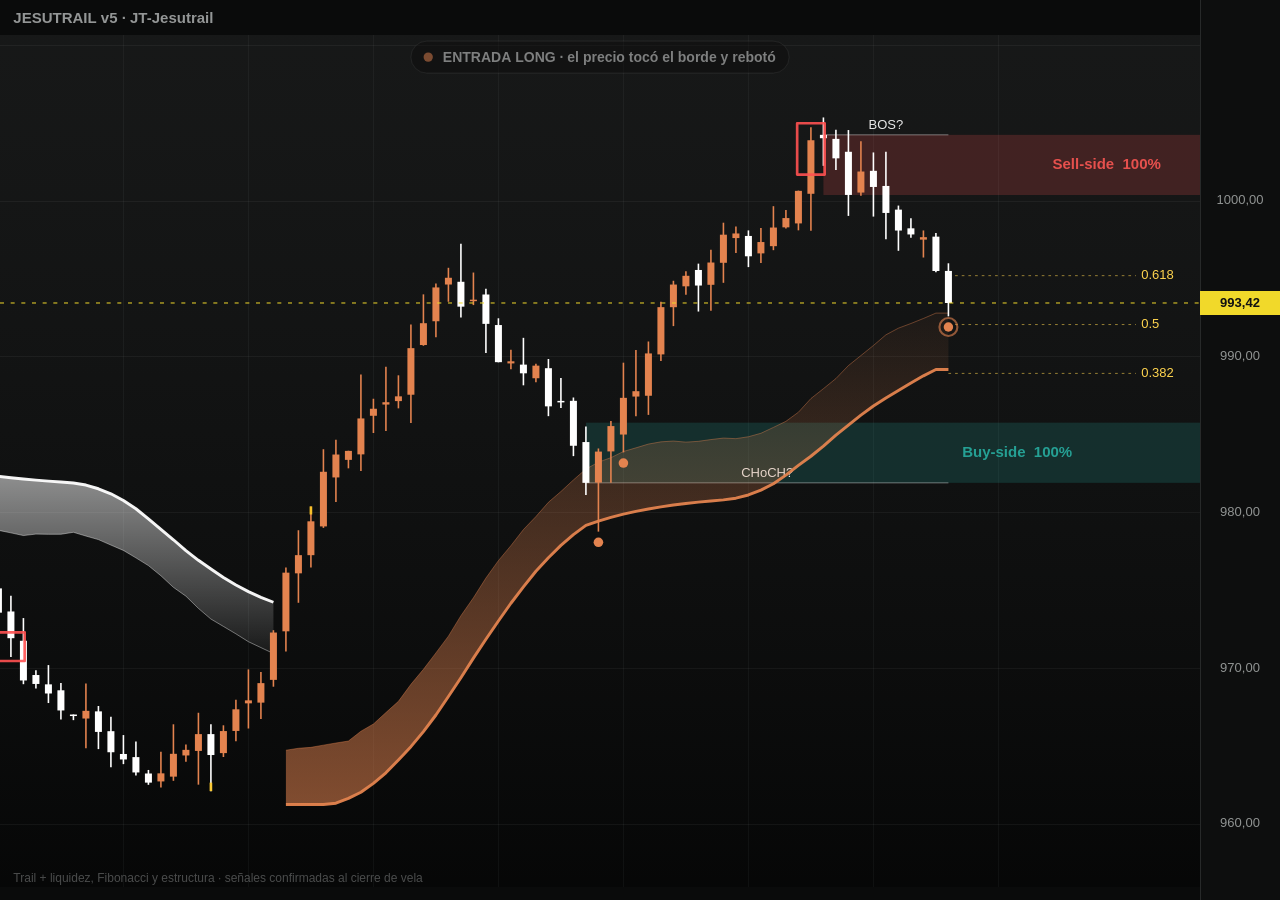
<file: pagina web/embeds/jesutrail-live.html>
<!doctype html>
<html lang="es-CL"><head>
<meta name="robots" content="noindex"><meta charset="utf-8"><meta name="viewport" content="width=device-width,initial-scale=1"><title>Jesutrail 2.0 · en vivo</title>
<style>*{box-sizing:border-box}html,body{margin:0;width:100%;height:100%;background:#0a0b0b;overflow:hidden}canvas{display:block;width:100%;height:100%}</style></head>
<body><canvas id="c"></canvas>
<script>
/* Jesutrail 2.0 en vivo. Calcula la logica REAL de JESUTRAIL 2.0.txt sobre un precio simulado:
   - Centro por kernel Rational Quadratic (ventana 15, h=25.5, r=7.5), banda +-2.5*ATR(14) "pegajosa" tipo SuperTrend.
   - Flip confirmado (cierre fuera de la banda + fuerza minima 20%). Ribbon: naranjo = alcista, blanco = bajista.
   - Entrada por toque interior (pullback al borde interior del ribbon, con rearme).
   - Bloque SMC: liquidez Buy-side / Sell-side (rectangulos 1.2xATR, % por lado, se borran al tomarse; sweep = linea, grab = marco rojo),
     proyeccion BOS? / CHoCH?, niveles Fibonacci 0.382 / 0.5 / 0.618.
   - Signals (rebote en banda dinamica filtrado por tendencia del trail) y anomalia confirmada (punto amarillo, z-score + volumen). */
(()=>{
const cv=document.getElementById('c'),g=cv.getContext('2d');
const reduce=false;/* demo: siempre animada */
const lite=matchMedia('(pointer:coarse)').matches||(navigator.hardwareConcurrency||8)<=4;
const FAST=/fast/.test(location.search);
const C={bg:'#0a0b0b',up:'#e3834f',dn:'#ffffff',gray:'#9ea2a2',buy:'#26a69a',sell:'#ef5350',fib:'#ffd54f',anm:'#FFEB3B',grab:'#ffca28',full:'#ff5252',proj:'#ffffff'};
const T2=Math.PI*2, BAR=FAST?.012:.8/4.5, WARM=260;
let W=0,H=0,DPR=1,u=1;
function resize(){DPR=Math.min(devicePixelRatio||1,lite?1.25:2);W=innerWidth||640;H=innerHeight||360;cv.width=Math.round(W*DPR);cv.height=Math.round(H*DPR);g.setTransform(DPR,0,0,DPR,0,0);u=Math.max(W<520?1:.55,Math.min(W/960,H/540))}
addEventListener('resize',resize);resize();

function rng(a){return()=>{a|=0;a=a+0x6D2B79F5|0;let t=Math.imul(a^a>>>15,1|a);t=t+Math.imul(t^t>>>7,61|t)^t;return((t^t>>>14)>>>0)/4294967296}}
const R=rng(2026);
const gauss=()=>{let a=0;for(let i=0;i<4;i++)a+=R();return(a-2)*1.732};
const ema=(p,x,l)=>p==null?x:p+(x-p)*2/(l+1);
const bars=[], ev=[], STAT={flips:0,touch:0,grab:0,sweep:0,anm:0,bars:0,piv:0,liqAdd:0};
const P={e:0,anchor:0,burst:0,drift:0,since:60,prevC:null,vol:1,sgn:1};
const WIN=15,KH=25.5,KR=7.5,ATRL=14,MULT=2.5,MINSTR=20,RIB=.45,SMOOTH=14;
const KW=[];{for(let i=0;i<WIN;i++)KW.push(Math.pow(1+(i*i)/(2*KR*KH*KH),-KR))}
const ST={upB:null,loB:null,trend:1,atr:null,disp:null,armU:true,armD:true,
  liq:[],pend:[],fibHi:null,fibLo:null,swH:null,swL:null,smcTrend:0,lastTouchU:-99,lastTouchD:-99,
  sgUp:null,sgLo:null,sgArmU:true,sgArmD:true,sgTr:null,cl:[]};
function gen(n){
  // Precio guiado por el indicador: tendencia -> impulso -> retroceso hasta el borde interior -> TOQUE y REBOTE.
  // La ruptura (flip) es rara: solo tras varios rebotes el retroceso no frena y atraviesa la banda.
  const pb1=bars[n-1],T=ST.trend,atr0=ST.atr||3,inn=pb1?pb1.inner:null,prev=P.prevC==null?1000:P.prevC;
  if(P.mode===undefined){P.mode='imp';P.cnt=10;P.cycles=0;P.nextRev=4;P.rev=false;P.lastT=T;P.revBars=0;P.touchNext=false}
  if(T!==P.lastT){P.lastT=T;P.mode='imp';P.cnt=12;P.cycles=0;P.rev=false;P.revBars=0;P.nextRev=4+Math.floor(R()*3)}
  let drift=0;
  if(P.mode==='imp'){drift=T*(.75+.3*R());if(--P.cnt<=0)P.mode='pb'}
  else{
    if(P.rev){P.revBars++;drift=-T*(1+.06*P.revBars)}
    else{drift=-T*(.8+.3*R());
      const near=inn!=null&&(T===1?prev<=inn+.5*atr0:prev>=inn-.5*atr0);
      if(near){P.touchNext=true;P.mode='imp';P.cnt=10+Math.floor(R()*9);P.cycles++;if(P.cycles>=P.nextRev){P.rev=true;P.mode='pb';P.touchNext=false}}}
  }
  let c=prev+drift+gauss()*1.2,o=P.prevC==null?c:prev+gauss()*.25;
  let h=Math.max(o,c)+Math.abs(gauss())*1.1,l=Math.min(o,c)-Math.abs(gauss())*1.1;
  if(P.touchNext&&inn!=null){ // la vela de rebote: la mecha toca el borde interior y cierra del lado de la tendencia
    if(T===1){l=Math.min(l,inn-.12*atr0);c=Math.max(c,inn+.35*atr0);h=Math.max(h,c+.2)}
    else{h=Math.max(h,inn+.12*atr0);c=Math.min(c,inn-.35*atr0);l=Math.min(l,c-.2)}
    P.touchNext=false}
  P.prevC=c;
  const vol=Math.max(.2,P.vol=.78*P.vol+.22*(1+.8*Math.abs(gauss())));
  const hl2=(h+l)/2;
  bars[n]={o,h,l,c,vol,hl2,trend:1,disp:c,inner:c,touch:0,flip:0,sgBuy:false,sgSell:false,anm:0,upB:0,loB:0,path:R()<.5?[o,h,l,c]:[o,l,h,c],anmZ:0};
  const b=bars[n],pb=bars[n-1];
  // ATR
  const tr=pb?Math.max(h-l,Math.abs(h-pb.c),Math.abs(l-pb.c)):h-l;ST.atr=ST.atr==null?tr:(ST.atr*(ATRL-1)+tr)/ATRL;const atr=ST.atr;b.atr=atr;
  // centro kernel
  let sw=0,sv=0;for(let i=0;i<WIN;i++){const q=bars[n-i];if(!q)break;sw+=KW[i];sv+=q.hl2*KW[i]}
  const center=sv/sw;
  const upBasic=center+MULT*atr,loBasic=center-MULT*atr;
  const pu=ST.upB==null?upBasic:ST.upB,pl=ST.loB==null?loBasic:ST.loB,pc=pb?pb.c:c;
  ST.upB=(upBasic<pu||pc>pu)?upBasic:pu;
  ST.loB=(loBasic>pl||pc<pl)?loBasic:pl;
  const fullDist=MULT*atr;
  const rawBull=c>pu,rawBear=c<pl;
  const strB=rawBull?(c-pu)/fullDist*100:0,strR=rawBear?(pl-c)/fullDist*100:0;
  const okB=rawBull&&strB>=MINSTR,okR=rawBear&&strR>=MINSTR;
  const prevT=ST.trend;
  ST.trend=okB?1:okR?-1:ST.trend;
  const flip=ST.trend!==prevT;
  const trail=ST.trend===1?ST.loB:ST.upB;
  const al=2/(SMOOTH+1);
  ST.disp=(flip||ST.disp==null)?trail:ST.disp+al*(trail-ST.disp);
  const inner=ST.trend===1?ST.disp+fullDist*RIB:ST.disp-fullDist*RIB;
  b.trend=ST.trend;b.disp=ST.disp;b.inner=inner;b.flip=flip?ST.trend:0;b.upB=ST.upB;b.loB=ST.loB;b.fullDist=fullDist;
  if(flip&&n>60){STAT.flips++;ev.push({i:n,t:'flip',d:ST.trend,at:0})}
  // entradas por toque interior
  if(ST.trend===1&&c-inner>.6*atr)ST.armU=true;
  if(ST.trend===-1&&inner-c>.6*atr)ST.armD=true;
  const tU=ST.trend===1&&!flip&&ST.armU&&l<=inner&&c>inner,tD=ST.trend===-1&&!flip&&ST.armD&&h>=inner&&c<inner;
  if(tU)ST.armU=false;if(tD)ST.armD=false;if(flip){ST.armU=true;ST.armD=true}
  if((tU||tD)&&n>60){b.touch=tU?1:-1;STAT.touch++;ev.push({i:n,t:'touch',d:b.touch,at:0})}
  // pivotes liquidez (15/15) y estructura (7/7), cuerpo
  const bodyH=q=>Math.max(q.o,q.c),bodyL=q=>Math.min(q.o,q.c);
  const LP=5,pv=n-LP;
  if(pv>=LP&&bars[pv]){let isH=true,isL=true;const q=bars[pv];
    for(let k=pv-LP;k<=n;k++){if(k===pv||!bars[k])continue;if(bodyH(bars[k])>=bodyH(q))isH=false;if(bodyL(bars[k])<=bodyL(q))isL=false}
    if(isH){STAT.piv++;addLiq(false,bodyH(q),pv,n)}if(isL){STAT.piv++;addLiq(true,bodyL(q),pv,n)}}
  const ps=n-4;
  if(ps>=4&&bars[ps]){let isH=true,isL=true;const q=bars[ps];
    for(let k=ps-4;k<=n;k++){if(k===ps||!bars[k])continue;if(bodyH(bars[k])>=bodyH(q))isH=false;if(bodyL(bars[k])<=bodyL(q))isL=false}
    if(isH){ST.swH={p:bodyH(q),i:ps}}if(isL){ST.swL={p:bodyL(q),i:ps}}}
  // build sweep + quiebres de estructura (solo estado para BOS?/CHoCH?)
  if(ST.swH&&b.h>ST.swH.p&&c<=ST.swH.p){ST.swH={p:b.h,i:n}}
  if(ST.swL&&b.l<ST.swL.p&&c>=ST.swL.p){ST.swL={p:b.l,i:n}}
  if(ST.swH&&pc<=ST.swH.p&&c>ST.swH.p){ST.smcTrend=1;ST.swH=null}
  if(ST.swL&&pc>=ST.swL.p&&c<ST.swL.p){ST.smcTrend=-1;ST.swL=null}
  // liquidez: toma (grab/sweep)
  for(const z of ST.liq){if(z.dead||z.swept)continue;
    const grabbed=z.buy?l<z.p:h>z.p;
    if(grabbed){z.swept=true;z.sweptAt=n;const through=z.buy?c<z.p:c>z.p;
      ev.push({i:n,t:through?'grab':'sweep',p:z.p,tip:z.buy?l:h,buy:z.buy,at:0});through?STAT.grab++:STAT.sweep++}}
  for(const z of ST.liq)if(z.swept&&n-z.sweptAt>0)z.dead=true;
  ST.liq=ST.liq.filter(z=>!z.dead);
  // fibonacci: ultimo pivote 25/25 con respaldo
  const pf=n-12;
  if(pf>=12&&bars[pf]){let isH=true,isL=true;const q=bars[pf];for(let k=pf-12;k<=n;k++){if(k===pf||!bars[k])continue;if(bars[k].h>=q.h)isH=false;if(bars[k].l<=q.l)isL=false}
    if(isH)ST.fibHi=q.h;if(isL)ST.fibLo=q.l}
  // signals: banda dinamica propia (EMA +- 1.5 desv. 30) y rebote filtrado por tendencia del trail
  ST.cl.push(c);if(ST.cl.length>30)ST.cl.shift();
  const mean=ST.cl.reduce((a,x)=>a+x,0)/ST.cl.length,sd=Math.sqrt(ST.cl.reduce((a,x)=>a+(x-mean)*(x-mean),0)/ST.cl.length);
  ST.sgTr=ema(ST.sgTr,c,30);const w=Math.max(2.2,sd*1.5);ST.sgW=ST.sgW==null?w:ST.sgW+(w-ST.sgW)*.22;
  const su=ST.sgTr+ST.sgW,sl=ST.sgTr-ST.sgW;b.sgU=su;b.sgL=sl;
  if(n>60){
    if(l<=sl+.15*ST.sgW&&c>sl&&ST.trend===1&&n-ST.lastTouchU>6){b.sgBuy=true;ST.lastTouchU=n;ev.push({i:n,t:'buy',at:0})}
    else if(h>=su-.15*ST.sgW&&c<su&&ST.trend===-1&&n-ST.lastTouchD>6){b.sgSell=true;ST.lastTouchD=n;ev.push({i:n,t:'sell',at:0})}}
  // anomalia confirmada (z-score log-return + volumen)
  const lr=pb?Math.log(c/pb.c):0;ST.ret=ema(ST.ret,lr,3);(ST.rets=ST.rets||[]).push(ST.ret);(ST.vols=ST.vols||[]).push(vol);
  if(ST.rets.length>20){ST.rets.shift();ST.vols.shift()}
  if(ST.rets.length>=20){const m=ST.rets.reduce((a,x)=>a+x,0)/20,s2=Math.sqrt(ST.rets.reduce((a,x)=>a+(x-m)*(x-m),0)/20),z=s2?(ST.ret-m)/s2:0;
    const mv=ST.vols.reduce((a,x)=>a+x,0)/20,sv2=Math.sqrt(ST.vols.reduce((a,x)=>a+(x-mv)*(x-mv),0)/20),zv=sv2?(vol-mv)/sv2:0;
    b.anmZ=z;if(Math.abs(z)>=2.6&&zv>=1.2&&n>60){b.anm=ST.ret>m?1:-1;STAT.anm++;ev.push({i:n,t:'anm',d:b.anm,at:0})}}
  STAT.bars++;
  return b;
}
function addLiq(buy,p,pv,n){
  const atr=ST.atr||1;
  for(const z of ST.liq){if(z.buy===buy&&!z.swept&&Math.abs(z.p-p)<atr*5){z.p=buy?Math.min(z.p,p):Math.max(z.p,p);z.vol+=sumVol(n);z.touches++;return}}
  // nivel sin tomar y relevante: el precio debe estar por encima (buy) o por debajo (sell) del pool
  const c=bars[n].c;if(buy?p>c:p<c)return;
  ST.liq.push({buy,p,first:pv,vol:sumVol(n),touches:1,swept:false,born:n,at:0});
  // maximo 2 por lado
  const side=ST.liq.filter(z=>z.buy===buy&&!z.swept);while(side.length>2){const old=side.shift();old.dead=true}
  ST.liq=ST.liq.filter(z=>!z.dead);
}
function sumVol(n){let v=0;for(let i=0;i<20;i++)if(bars[n-i])v+=bars[n-i].vol;return v}
for(let n=0;n<WARM;n++)gen(n);
for(const e of ev)e.at=-1e9;for(const z of ST.liq)z.at=-1e9;
let nF=WARM;gen(nF);let barStart=performance.now();
function inBar(b,f){const p=b.path,ss=t=>t*t*(3-2*t);let cur,hi=b.o,lo=b.o;const seg=[[0,.3],[.3,.72],[.72,1]];cur=p[0];
  for(let k=0;k<3;k++){const [a,z]=seg[k];if(f>=z){cur=p[k+1];hi=Math.max(hi,cur);lo=Math.min(lo,cur)}else if(f>a){const t=ss((f-a)/(z-a));cur=p[k]+(p[k+1]-p[k])*t;hi=Math.max(hi,cur);lo=Math.min(lo,cur);break}else break}
  return {c:cur,h:hi,l:lo}}

let yLo=null,yHi=null,visible=true,toast=null,lastT=performance.now();
const ease=t=>1-Math.pow(1-t,3),back=t=>{const c1=1.9,c3=c1+1;return 1+c3*Math.pow(t-1,3)+c1*Math.pow(t-1,2)};
const fmt=v=>v.toFixed(2).replace('.',',');
function nice(r,n){const raw=r/n,p=Math.pow(10,Math.floor(Math.log10(raw))),m=raw/p;return(m<1.5?1:m<3.5?2:m<7.5?5:10)*p}
function rrect(x,y,w,h,r){g.beginPath();if(g.roundRect)g.roundRect(x,y,w,h,r);else g.rect(x,y,w,h)}
function rgba(hex,a){const n=parseInt(hex.slice(1),16);return `rgba(${n>>16},${n>>8&255},${n&255},${a})`}

function frame(now){
  requestAnimationFrame(frame);
  if(!visible||document.hidden){lastT=now;return}
  const dt=Math.min(.1,(now-lastT)/1000);lastT=now;
  if(now-barStart>BAR*1000*6)barStart=now;
  while(now-barStart>=BAR*1000){
    const b=bars[nF];b.closedAt=now;
    const prevLen=ev.length;
    nF++;gen(nF);barStart+=BAR*1000;
    for(const e of ev)if(!e.at)e.at=now;for(const z of ST.liq)if(!z.at)z.at=now;
    for(let k=prevLen;k<ev.length;k++){const e=ev[k];
      if(e.t==='flip')toast={t:now,txt:e.d>0?'RUPTURA ALCISTA · el trail cambia a naranjo':'RUPTURA BAJISTA · el trail cambia a blanco',col:e.d>0?C.up:C.dn};
      else if(e.t==='touch')toast={t:now,txt:e.d>0?'ENTRADA LONG · el precio tocó el borde y rebotó':'ENTRADA SHORT · el precio tocó el borde y fue rechazado',col:e.d>0?C.up:C.dn};
      else if(e.t==='grab')toast={t:now,txt:'LIQUIDITY GRAB · cierre más allá del nivel',col:C.full};
      else if(e.t==='sweep')toast={t:now,txt:'LIQUIDITY SWEEP · mecha rechazada',col:C.grab};
      else if(e.t==='anm')toast={t:now,txt:'ANOMALÍA CONFIRMADA · movimiento extremo + volumen',col:C.anm}}
    if(nF%60===0){for(let k=0;k<nF-500;k++)if(bars[k])bars[k]=undefined;while(ev.length&&ev[0].i<nF-420)ev.shift()}
  }
  const frac=reduce?0:Math.min(1,(now-barStart)/(BAR*1000));
  const fb=bars[nF],fo=inBar(fb,frac);
  const axisW=Math.round(60*u),padT=Math.round(26*u),padB=Math.round(10*u);
  const cL=0,cR=W-axisW,cT=padT,cB=H-padB,nVis=W<520?40:96,step=(cR-cL)/nVis,xc=cL+(cR-cL)*.80;
  const xOf=i=>xc+(i-nF-frac)*step;
  const i0=Math.max(0,nF-Math.ceil((xc-cL)/step)-3);
  let mn=1e9,mx=-1e9;
  for(let i=i0;i<nF;i++){const b=bars[i];if(!b)continue;mn=Math.min(mn,b.l,b.disp,b.inner);mx=Math.max(mx,b.h,b.disp,b.inner)}
  mn=Math.min(mn,fo.l);mx=Math.max(mx,fo.h);const pd=(mx-mn)*.12;mn-=pd;mx+=pd;
  if(yLo==null){yLo=mn;yHi=mx}else{const k=1-Math.exp(-dt*2.5);yLo+=(mn-yLo)*k;yHi+=(mx-yHi)*k}
  const Y=v=>cT+(yHi-v)/(yHi-yLo)*(cB-cT);

  g.fillStyle=C.bg;g.fillRect(0,0,W,H);
  const gr=g.createLinearGradient(0,cT,0,cB);gr.addColorStop(0,'rgba(60,62,62,.26)');gr.addColorStop(1,'rgba(0,0,0,.38)');g.fillStyle=gr;g.fillRect(0,cT,cR,cB-cT);
  const ps=nice(yHi-yLo,6);g.lineWidth=1;g.strokeStyle='rgba(226,235,235,.05)';
  for(let v=Math.ceil(yLo/ps)*ps;v<yHi;v+=ps){const y=Math.round(Y(v))+.5;g.beginPath();g.moveTo(0,y);g.lineTo(cR,y);g.stroke()}
  g.strokeStyle='rgba(226,235,235,.045)';for(let i=Math.ceil(i0/10)*10;i<=nF+10;i+=10){const x=Math.round(xOf(i))+.5;if(x<0||x>cR)continue;g.beginPath();g.moveTo(x,cT);g.lineTo(x,cB);g.stroke()}

  g.save();g.beginPath();g.rect(0,cT,cR,cB-cT);g.clip();
  const atrNow=bars[nF-1].atr;
  // --- liquidez Buy/Sell side (rectangulos) ---
  const sides={true:0,false:0};for(const z of ST.liq)if(!z.swept)sides[z.buy]+=z.vol;
  for(const z of ST.liq){if(z.swept)continue;
    const age=Math.min(1,(now-z.at)/500),col=z.buy?C.buy:C.sell,bxH=atrNow*1.2,top=z.buy?z.p+bxH:z.p,bot=z.buy?z.p:z.p-bxH;
    const x0=Math.max(0,xOf(Math.max(z.first,nF-40))),x1=xOf(nF)+step*(40)*ease(age);
    g.fillStyle=rgba(col,.2);g.fillRect(x0,Y(top),Math.max(0,x1-x0),Math.abs(Y(bot)-Y(top)));
    const pct=sides[z.buy]>0?Math.round(z.vol/sides[z.buy]*100):100;
    g.fillStyle=rgba(col,.95);g.font='600 '+Math.round(11*u)+'px Arial,sans-serif';g.textAlign='center';g.textBaseline='middle';
    const tx=Math.min((x0+x1)/2,cR-70*u);g.fillText((z.buy?'Buy-side':'Sell-side')+'  '+pct+'%',tx,(Y(top)+Y(bot))/2)}
  // --- Fibonacci ---
  if(ST.fibHi!=null&&ST.fibLo!=null){
    const hi=Math.max(ST.fibHi,...bars.slice(Math.max(0,nF-25),nF).map(b=>b?b.h:0)),lo=Math.min(ST.fibLo,...bars.slice(Math.max(0,nF-25),nF).map(b=>b?b.l:1e9));
    [[.382,'0.382'],[.5,'0.5'],[.618,'0.618']].forEach(([f,t])=>{const v=lo+(hi-lo)*f,y=Y(v),x0=xOf(nF),x1=x0+step*15;
      g.save();g.strokeStyle=rgba(C.fib,.55);g.setLineDash([2*u,3*u]);g.lineWidth=1;g.beginPath();g.moveTo(x0,y);g.lineTo(x1,y);g.stroke();g.restore();
      g.fillStyle=C.fib;g.font=Math.round(9.5*u)+'px Arial,sans-serif';g.textAlign='left';g.textBaseline='middle';g.fillText(t,x1+4*u,y)})}
  // --- proyeccion BOS? / CHoCH? ---
  const pj=(sw,lbl)=>{if(!sw)return;const y=Y(sw.p),x0=Math.max(0,xOf(sw.i)),x1=xOf(nF);if(x1<0)return;
    g.strokeStyle='rgba(255,255,255,.4)';g.lineWidth=1;g.beginPath();g.moveTo(x0,y);g.lineTo(x1,y);g.stroke();
    g.fillStyle='rgba(255,255,255,.9)';g.font=Math.round(9.5*u)+'px Arial,sans-serif';g.textAlign='center';g.textBaseline='bottom';g.fillText(lbl,(x0+x1)/2,y-2*u)};
  if(ST.smcTrend===1){pj(ST.swH,'BOS?');pj(ST.swL,'CHoCH?')}else if(ST.smcTrend===-1){pj(ST.swL,'BOS?');pj(ST.swH,'CHoCH?')}else{pj(ST.swH,'BOS?');pj(ST.swL,'BOS?')}
  // --- ribbon (nube con degradado, naranjo/blanco, corte vertical en cada flip) ---
  const pts=[];for(let i=i0;i<nF;i++){const b=bars[i];if(b)pts.push({x:xOf(i),d:Y(b.disp),n:Y(b.inner),t:b.trend})}
  const lb=bars[nF-1];pts.push({x:xOf(nF),d:Y(lb.disp),n:Y(lb.inner),t:lb.trend});
  let s0=0;
  const drawSeg=(a,b)=>{if(b-a<1)return;const col=pts[a].t===1?'227,131,79':'255,255,255';
    const yTop=Math.min(...pts.slice(a,b+1).map(p=>Math.min(p.d,p.n))),yBot=Math.max(...pts.slice(a,b+1).map(p=>Math.max(p.d,p.n)));
    const gd=g.createLinearGradient(0,pts[a].t===1?yBot:yTop,0,pts[a].t===1?yTop:yBot);
    // opaco pegado al trail, se desvanece hacia el interior
    const down=pts[a].t===1; // alcista: trail abajo, interior arriba
    const gg=g.createLinearGradient(0,down?yBot:yTop,0,down?yTop:yBot);gg.addColorStop(0,`rgba(${col},.55)`);gg.addColorStop(1,`rgba(${col},.05)`);
    g.fillStyle=gg;g.beginPath();g.moveTo(pts[a].x,pts[a].d);for(let k=a+1;k<=b;k++)g.lineTo(pts[k].x,pts[k].d);for(let k=b;k>=a;k--)g.lineTo(pts[k].x,pts[k].n);g.closePath();g.fill();
    g.lineWidth=2.2*u;g.strokeStyle=`rgba(${col},.95)`;g.lineJoin='round';if(!lite){g.shadowColor=`rgba(${col},.8)`;g.shadowBlur=7*u}
    g.beginPath();g.moveTo(pts[a].x,pts[a].d);for(let k=a+1;k<=b;k++)g.lineTo(pts[k].x,pts[k].d);g.stroke();g.shadowBlur=0;
    g.lineWidth=1;g.strokeStyle=`rgba(${col},.4)`;g.beginPath();g.moveTo(pts[a].x,pts[a].n);for(let k=a+1;k<=b;k++)g.lineTo(pts[k].x,pts[k].n);g.stroke()};
  for(let k=1;k<=pts.length;k++){if(k===pts.length||pts[k].t!==pts[s0].t){drawSeg(s0,k-1);s0=k}}
  // --- velas ---
  const cw=Math.max(2,step*.56),dc=(x,o,c,h,l)=>{const up=c>=o,col=up?C.up:C.dn;g.strokeStyle=col;g.fillStyle=col;g.lineWidth=Math.max(1,1.2*u);
    g.beginPath();g.moveTo(x,Y(h));g.lineTo(x,Y(l));g.stroke();const a=Y(Math.max(o,c)),b2=Y(Math.min(o,c));g.fillRect(x-cw/2,a,cw,Math.max(1.5,b2-a))};
  for(let i=i0;i<nF;i++){const b=bars[i];if(!b)continue;const x=xOf(i);if(x<-8)continue;dc(x,b.o,b.c,b.h,b.l)}
  dc(xOf(nF),fb.o,fo.c,fo.h,fo.l);
  // --- eventos ---
  for(const e of ev){if(e.i<i0-2)continue;const x=xOf(e.i),age=(now-e.at)/1000,k=Math.min(1,age/.45),s2=age>=.45?1:Math.max(0,back(k)),b=bars[e.i];if(!b)continue;
    if(e.t==='touch'){const col=e.d>0?C.up:C.dn,y=e.d>0?Y(b.l)+8*u:Y(b.h)-8*u;
      if(age<1.1){g.save();g.globalAlpha=(1-age/1.1)*.7;g.strokeStyle=col;g.lineWidth=1.6*u;g.beginPath();g.arc(x,y,(4+age/1.1*20)*u,0,T2);g.stroke();g.restore()}
      g.save();g.translate(x,y);g.scale(s2,s2);g.fillStyle=col;if(!lite){g.shadowColor=col;g.shadowBlur=7*u}g.beginPath();g.arc(0,0,3.6*u,0,T2);g.fill();g.restore()}
    else if(e.t==='buy'||e.t==='sell'){const buy=e.t==='buy',col=buy?'#f0f1ef':C.up,y=buy?Y(b.l)+22*u:Y(b.h)-22*u,dir=buy?1:-1;
      g.save();g.translate(x,y);g.scale(s2,s2);g.fillStyle=col;g.beginPath();g.moveTo(0,0);g.lineTo(-6*u,dir*10*u);g.lineTo(6*u,dir*10*u);g.closePath();g.fill();
      g.globalAlpha=.95;g.font='600 '+Math.round(9.5*u)+'px Arial,sans-serif';g.textAlign='center';g.textBaseline='middle';g.fillText(buy?'Buy':'Sell',0,dir*20*u);g.restore()}
    else if(e.t==='anm'){const y=e.d>0?Y(b.h)-9*u:Y(b.l)+9*u;g.save();g.translate(x,y);g.scale(s2,s2);g.fillStyle=C.anm;if(!lite){g.shadowColor=C.anm;g.shadowBlur=9*u}g.beginPath();g.arc(0,0,3.2*u,0,T2);g.fill();g.restore()}
    else if(e.t==='sweep'){const a=Math.min(1,age/.3);g.strokeStyle=rgba(C.grab,.9*a);g.lineWidth=2*u;g.beginPath();g.moveTo(x,Y(e.p));g.lineTo(x,Y(e.p)+(Y(e.tip)-Y(e.p))*ease(a));g.stroke()}
    else if(e.t==='grab'){const a=Math.min(1,age/.3),pad=3*u,yt=Math.min(Y(e.p),Y(e.tip))-pad,yb=Math.max(Y(e.p),Y(e.tip))+pad;g.strokeStyle=rgba(C.full,.9*a);g.lineWidth=2*u;g.strokeRect(x-step*1.1,yt,step*2.2,yb-yt)}
    else if(e.t==='flip'&&age<1.6){const col=e.d>0?C.up:C.dn,y=Y(b.disp);g.save();g.globalAlpha=(1-age/1.6)*.55;g.strokeStyle=col;g.lineWidth=2*u;g.beginPath();g.arc(x,y,(6+age/1.6*40)*u,0,T2);g.stroke();g.restore()}}
  g.restore();

  // eje
  g.fillStyle='#0d0e0e';g.fillRect(cR,0,axisW,H);g.strokeStyle='rgba(226,235,235,.12)';g.beginPath();g.moveTo(cR+.5,0);g.lineTo(cR+.5,H);g.stroke();
  g.fillStyle='rgba(232,236,235,.6)';g.font=Math.round(10*u)+'px Arial,sans-serif';g.textAlign='center';g.textBaseline='middle';
  for(let v=Math.ceil(yLo/ps)*ps;v<yHi;v+=ps){const y=Y(v);if(y>cT+8*u&&y<cB-8*u)g.fillText(fmt(v),cR+axisW/2,y)}
  const yp=Y(fo.c);g.save();g.strokeStyle='#f1d92a';g.lineWidth=1;g.setLineDash([3*u,5*u]);g.beginPath();g.moveTo(0,yp);g.lineTo(cR,yp);g.stroke();g.restore();
  g.fillStyle='#f1d92a';g.fillRect(cR,yp-9*u,axisW,18*u);g.fillStyle='#111';g.font='600 '+Math.round(10*u)+'px Arial,sans-serif';g.fillText(fmt(fo.c),cR+axisW/2,yp);
  g.textAlign='left';g.textBaseline='middle';g.fillStyle='rgba(232,236,235,.62)';g.font='600 '+Math.round(11*u)+'px Arial,sans-serif';g.fillText('JESUTRAIL v5 · JT-Jesutrail',10*u,14*u);
  g.fillStyle='rgba(232,236,235,.3)';g.font=Math.round(9*u)+'px Arial,sans-serif';if(W>=520)g.fillText('Trail + liquidez, Fibonacci y estructura · señales confirmadas al cierre de vela',10*u,H-padB-6*u);
  if(toast){const a=(now-toast.t)/1000;if(a>2.6)toast=null;else{const al=a<.3?a/.3:a>2.1?(2.6-a)/.5:1,ty=cT+8*u+(1-ease(Math.min(1,a/.4)))*-14*u;
    g.save();g.globalAlpha=al;g.font='600 '+Math.round(10.5*u)+'px Arial,sans-serif';let tw0=g.measureText(toast.txt).width;const maxW=cR-cL-14;if(tw0+34*u>maxW){const fz=parseFloat(g.font.match(/(\d+(?:\.\d+)?)px/)[1])*Math.max(.72,maxW/(tw0+34*u));g.font='600 '+fz.toFixed(1)+'px Arial,sans-serif';tw0=g.measureText(toast.txt).width}const tw=Math.min(tw0+34*u,maxW),tx=cL+(cR-cL)/2-tw/2;
    rrect(tx,ty,tw,24*u,12*u);g.fillStyle='rgba(12,13,13,.9)';g.fill();g.strokeStyle='rgba(255,255,255,.14)';g.lineWidth=1;g.stroke();
    g.fillStyle=toast.col;g.beginPath();g.arc(tx+13*u,ty+12*u,3.5*u,0,T2);g.fill();g.fillStyle='#e9ecec';g.textAlign='left';g.fillText(toast.txt,tx+24*u,ty+12.5*u);g.restore()}}
}
try{new IntersectionObserver(e=>{visible=e[0].isIntersecting;lastT=performance.now()},{threshold:0}).observe(cv)}catch(e){}
addEventListener('message',e=>{if(e.data&&e.data.type==='jt-visibility')visible=!!e.data.visible});
window.__JT={STAT,bars,ev,get nF(){return nF},ST};
requestAnimationFrame(frame);
})();
</script></body></html>
</file>
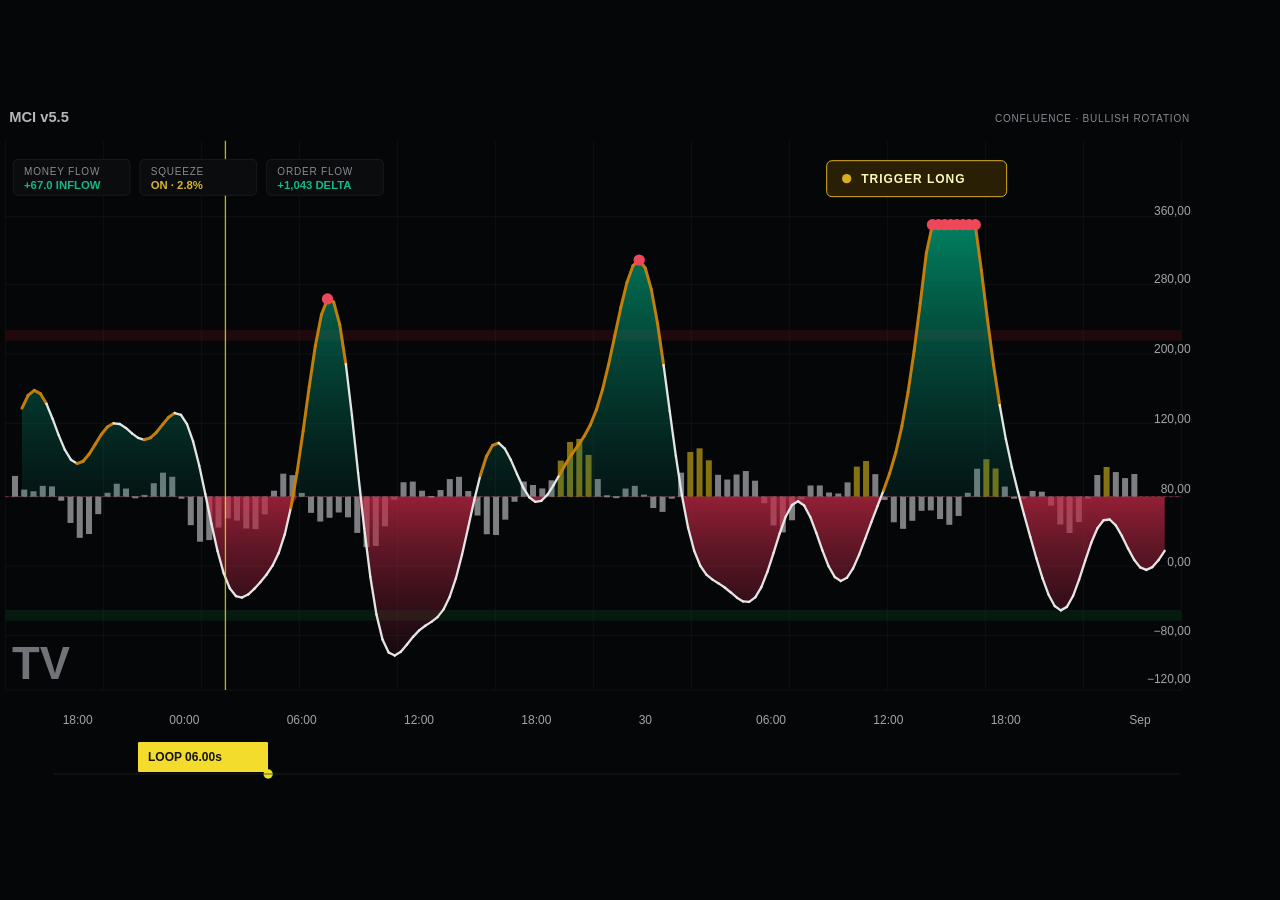
<file: pagina web/embeds/mci-oscillator.html>
<!doctype html>
<html lang="es-CL">
<head>
<meta name="robots" content="noindex">
  <meta charset="utf-8" />
  <meta name="viewport" content="width=device-width, initial-scale=1" />
  <title>MCI v5.5 · Oscillator Loop</title>
  <style>
    *{box-sizing:border-box}html,body{margin:0;width:100%;height:100%;background:#050608;overflow:hidden}body{display:grid;place-items:center;font-family:Arial,Helvetica,sans-serif}.stage{width:min(100vw,1920px);aspect-ratio:16/9;background:#050608;position:relative;overflow:hidden}svg{width:100%;height:100%;display:block}.axis{font-size:18px;fill:#a3a4a8}.tiny{font-size:15px;fill:#888b92;letter-spacing:.08em}.mono{font-family:Consolas,monospace}.grid{stroke:#16181b;stroke-width:1}.gridStrong{stroke:#2b2d30;stroke-width:1}.zero{stroke:#8d2c3c;stroke-width:1.5;stroke-dasharray:5 4;opacity:.85}.bandTop{fill:#6b141d;opacity:.26}.bandBottom{fill:#0f461f;opacity:.32}.white{fill:#ebebeb}.gold{fill:#c88910}.green{fill:#009d74}.red{fill:#9f2539}.yellow{fill:#f1ce28}</style>
<style>@media not all{*,*:before,*:after{animation:none!important;transition:none!important}}</style></head>
<body>
<main class="stage" aria-label="Loop animado del oscilador MCI v5.5">
<svg id="scene" viewBox="0 0 1920 1080" role="img">
  <defs>
    <linearGradient id="greenArea" x1="0" y1="0" x2="0" y2="1"><stop stop-color="#00a67a" stop-opacity=".76"/><stop offset="1" stop-color="#006d59" stop-opacity=".15"/></linearGradient>
    <linearGradient id="redArea" x1="0" y1="0" x2="0" y2="1"><stop stop-color="#c52845" stop-opacity=".74"/><stop offset="1" stop-color="#731b30" stop-opacity=".15"/></linearGradient>
    <filter id="softGlow"><feGaussianBlur stdDeviation="5" result="b"/><feMerge><feMergeNode in="b"/><feMergeNode in="SourceGraphic"/></feMerge></filter>
    <clipPath id="plotClip"><rect x="8" y="76" width="1764" height="824"/></clipPath>
  </defs>
  <rect width="1920" height="1080" fill="#050608"/>
  <text x="14" y="48" fill="#b5b6ba" font-size="22" font-weight="700">MCI v5.5</text>
  <text id="state" x="1785" y="48" text-anchor="end" class="tiny">MULTI-CONFLUENCE INSTITUTIONAL OSCILLATOR</text>
  <g id="plotGrid"></g>
  <rect x="8" y="360" width="1764" height="16" class="bandTop"/>
  <rect x="8" y="780" width="1764" height="16" class="bandBottom"/>
  <line x1="8" y1="610" x2="1772" y2="610" class="zero"/>
  <g id="hist" clip-path="url(#plotClip)"></g>
  <g id="areas" clip-path="url(#plotClip)"><path id="greenAreaPath" fill="url(#greenArea)"/><path id="redAreaPath" fill="url(#redArea)"/></g>
  <g id="lineSegments" clip-path="url(#plotClip)"></g>
  <g id="markers" clip-path="url(#plotClip)"></g>
  <line id="cursor" x1="80" y1="76" x2="80" y2="900" stroke="#e8df2a" stroke-width="2" opacity=".8"/>
  <g id="signals">
    <rect id="signalBox" x="1240" y="106" width="270" height="54" rx="8" fill="#281f05" stroke="#d7ad22" stroke-width="1.5"/>
    <circle id="signalDot" cx="1270" cy="133" r="7" fill="#d7ad22"/>
    <text id="signalText" x="1292" y="140" fill="#fff7bb" font-size="18" font-weight="700" letter-spacing=".08em">TRIGGER LONG</text>
  </g>
  <g id="microCards">
    <rect x="20" y="104" width="175" height="54" rx="7" fill="#0a0c0d" stroke="#212428"/>
    <text x="36" y="128" class="tiny">MONEY FLOW</text><text id="mf" x="36" y="148" fill="#0fb88a" font-size="17" font-weight="700">+68.4 INFLOW</text>
    <rect x="210" y="104" width="175" height="54" rx="7" fill="#0a0c0d" stroke="#212428"/>
    <text x="226" y="128" class="tiny">SQUEEZE</text><text id="sq" x="226" y="148" fill="#d8b632" font-size="17" font-weight="700">ON · 2.8%</text>
    <rect x="400" y="104" width="175" height="54" rx="7" fill="#0a0c0d" stroke="#212428"/>
    <text x="416" y="128" class="tiny">ORDER FLOW</text><text id="of" x="416" y="148" fill="#0fb88a" font-size="17" font-weight="700">+1,842 DELTA</text>
  </g>
  <g id="rightAxis">
    <text x="1786" y="188" text-anchor="end" class="axis">360,00</text><text x="1786" y="290" text-anchor="end" class="axis">280,00</text><text x="1786" y="394" text-anchor="end" class="axis">200,00</text><text x="1786" y="500" text-anchor="end" class="axis">120,00</text><text x="1786" y="604" text-anchor="end" class="axis">80,00</text><text x="1786" y="714" text-anchor="end" class="axis">0,00</text><text x="1786" y="818" text-anchor="end" class="axis">−80,00</text><text x="1786" y="890" text-anchor="end" class="axis">−120,00</text>
  </g>
  <g id="timeline"><text x="94" y="951" class="axis">18:00</text><text x="254" y="951" class="axis">00:00</text><text x="430" y="951" class="axis">06:00</text><text x="606" y="951" class="axis">12:00</text><text x="782" y="951" class="axis">18:00</text><text x="958" y="951" class="axis">30</text><text x="1134" y="951" class="axis">06:00</text><text x="1310" y="951" class="axis">12:00</text><text x="1486" y="951" class="axis">18:00</text><text x="1694" y="951" class="axis">Sep</text><rect x="207" y="978" width="195" height="45" rx="2" fill="#f3dc2b"/><text x="222" y="1007" fill="#151515" font-size="18" font-weight="700">LOOP 06.00s</text></g>
  <text x="18" y="884" fill="#8e8f94" font-size="68" font-weight="900" opacity=".8">TV</text>
  <circle id="playDot" cx="80" cy="1026" r="7" fill="#e8df2a"/><line x1="80" y1="1026" x2="1770" y2="1026" stroke="#242629"/>
</svg>
</main>
<script>(function(){var c=matchMedia('(pointer: coarse)').matches,m=navigator.deviceMemory||8,k=navigator.hardwareConcurrency||8,lite=c||m<=4||k<=4;window.JT={lite:lite,fi:lite?1000/24:1000/40,hold:0,ok:function(now){if(now<JT.hold||now-JT.last<JT.fi)return false;JT.last=now;return true},last:-1e9,noShadow:function(g){if(!lite)return;try{Object.defineProperty(g,'shadowBlur',{set:function(){},get:function(){return 0}})}catch(e){}}};addEventListener('message',function(e){if(e.source!==parent||!e.data)return;if(e.data.type==='jt-hold')JT.hold=performance.now()+(e.data.ms||300)});})();</script><script>(function(){return;/* demo: siempre animada */var r=window.requestAnimationFrame.bind(window),n=0;window.requestAnimationFrame=function(f){return n++<3?r(f):0}})();</script><script>
(()=>{
  const NS='http://www.w3.org/2000/svg', $=id=>document.getElementById(id), W=1764, X0=8, BASE=610, TOP=250, BOT=820;
  const add=(tag,a,p)=>{const e=document.createElementNS(NS,tag);for(const[k,v]of Object.entries(a))e.setAttribute(k,v);p.appendChild(e);return e};
  const clamp=(n,a,b)=>Math.max(a,Math.min(b,n)), lerp=(a,b,t)=>a+(b-a)*t;
  for(let i=0;i<=12;i++) add('line',{x1:X0+i*147,x2:X0+i*147,y1:76,y2:900,class:'grid'},$('plotGrid'));
  [190,292,396,500,610,714,818,900].forEach((y,i)=>add('line',{x1:8,x2:1772,y1:y,y2:y,class:i===4?'gridStrong':'grid'},$('plotGrid')));
  const N=188;
  function sample(i,t){
    const q=i/(N-1), phase=t/6;
    const main=31*Math.sin(q*18.0+0.4)+15*Math.sin(q*46+1.7)+8*Math.sin(q*94+phase*3);
    const p1=92*Math.exp(-Math.pow((q-(.22+.05*Math.sin(phase*6.28)))/.033,2));
    const p2=82*Math.exp(-Math.pow((q-(.49+.06*Math.sin(phase*6.28+1)))/.045,2));
    const p3=96*Math.exp(-Math.pow((q-(.82+.045*Math.sin(phase*6.28+2)))/.043,2));
    const trough=-54*Math.exp(-Math.pow((q-.36)/.08,2))-42*Math.exp(-Math.pow((q-.72)/.06,2));
    return clamp(main+p1+p2+p3+trough, -92, 96);
  }
  const x=i=>X0+25+i*(W-50)/(N-1), y=v=>BASE-v*4.25;
  function path(vals){return 'M '+vals.map((v,i)=>`${x(i)} ${y(v)}`).join(' L ')}
  function areaPath(vals,positive){
    const pts=[]; for(let i=0;i<vals.length;i++){const v=positive?Math.max(0,vals[i]):Math.min(0,vals[i]);pts.push(`${x(i)} ${y(v)}`)}
    return `M ${x(0)} ${BASE} L ${pts.join(' L ')} L ${x(vals.length-1)} ${BASE} Z`;
  }
  function render(raw){
    const t=((raw%6)+6)%6, u=t/6, vals=Array.from({length:N},(_,i)=>sample(i,t));
    const h=$('hist'); if(!h._pool){h._pool=[];for(let i=0;i<122;i++)h._pool.push(add('rect',{opacity:.82},h))}
    for(let i=0;i<122;i++){
      const q=i/121, bar=18*Math.sin(q*50+t*1.6)+12*Math.sin(q*121-t*2.3)+8*Math.sin(q*11+2); const v=bar+(q>.45?5:-4);
      const bx=18+i*(W-85)/121, bw=9, bh=Math.abs(v)*2.1, by=v>=0?BASE-bh:BASE;
      const R=h._pool[i];R.setAttribute('x',bx);R.setAttribute('y',by);R.setAttribute('width',bw);R.setAttribute('height',Math.max(3,bh));R.setAttribute('fill',v>=0?(Math.abs(v)>20?'#a18c13':'#98999d'):'#999a9d');
    }
    $('greenAreaPath').setAttribute('d',areaPath(vals,true)); $('redAreaPath').setAttribute('d',areaPath(vals,false));
    const seg=$('lineSegments');if(!seg._pool){seg._pool=[];for(let i=1;i<N;i++)seg._pool.push(add('line',{'stroke-linecap':'round',opacity:.96},seg))}
    for(let i=1;i<N;i++){
      const rising=vals[i]>=vals[i-1], hot=vals[i]>32||rising&&vals[i]>8;
      const L=seg._pool[i-1];L.setAttribute('x1',x(i-1));L.setAttribute('y1',y(vals[i-1]));L.setAttribute('x2',x(i));L.setAttribute('y2',y(vals[i]));L.setAttribute('stroke',hot?'#c9820d':'#ececec');L.setAttribute('stroke-width',hot?4.5:3.5);
    }
    const m=$('markers');while(m.firstChild)m.removeChild(m.firstChild);
    vals.forEach((v,i)=>{if(v>68 && (i===0||v>=vals[i-1]) && (i===N-1||v>=vals[i+1])){add('circle',{cx:x(i),cy:y(v),r:7,fill:'#ef475a',stroke:'#ef475a','stroke-width':3,filter:JT.lite?'none':'url(#softGlow)'},m)}});
    const cursorX=18+u*(W-85); $('cursor').setAttribute('x1',cursorX);$('cursor').setAttribute('x2',cursorX);$('playDot').setAttribute('cx',80+1690*u);
    const center=vals[Math.floor(u*(N-1))], sell=t>3.0, green=!sell;
    $('signalText').textContent=sell?'TRIGGER SHORT':'TRIGGER LONG'; $('signalBox').setAttribute('fill',sell?'#240912':'#281f05'); $('signalBox').setAttribute('stroke',sell?'#b12a43':'#d7ad22'); $('signalDot').setAttribute('fill',sell?'#e8435a':'#d7ad22');
    const mf=lerp(68.4,-46.7,Math.min(1,Math.max(0,(t-1.1)/3.7))); $('mf').textContent=(mf>=0?'+':'')+mf.toFixed(1)+(mf>=0?' INFLOW':' OUTFLOW');$('mf').setAttribute('fill',mf>=0?'#0fb88a':'#de425b');
    const sq=t<2.0?'ON · 2.8%':t<3.5?'RELEASING · 4.9%':'OFF · 6.4%'; $('sq').textContent=sq;$('sq').setAttribute('fill',t<2?'#d8b632':(sell?'#de425b':'#0fb88a'));
    const delta=Math.round(lerp(1842,-2136,u)+Math.sin(t*3)*140);$('of').textContent=(delta>=0?'+':'')+delta.toLocaleString('en-US')+' DELTA';$('of').setAttribute('fill',delta>=0?'#0fb88a':'#de425b');
    $('state').textContent=green?'CONFLUENCE · BULLISH ROTATION':'CONFLUENCE · BEARISH ROTATION';$('state').setAttribute('fill',green?'#0fb88a':'#de425b');
  }
  window.HF_RENDER=render;let start=performance.now();let rafId=null;function loop(now){rafId=requestAnimationFrame(loop);if(JT.ok(now))render((now-start)/1000)}function startLoop(){if(!rafId){start=performance.now();rafId=requestAnimationFrame(loop)}}function stopLoop(){if(rafId){cancelAnimationFrame(rafId);rafId=null}}window.addEventListener('message',function(e){if(e.source!==window.parent)return;if(e.data&&e.data.type==='jt-visibility'){if(e.data.visible)startLoop();else stopLoop()}});render(0);rafId=requestAnimationFrame(loop);
})();
</script>
</body>
</html>
</file>
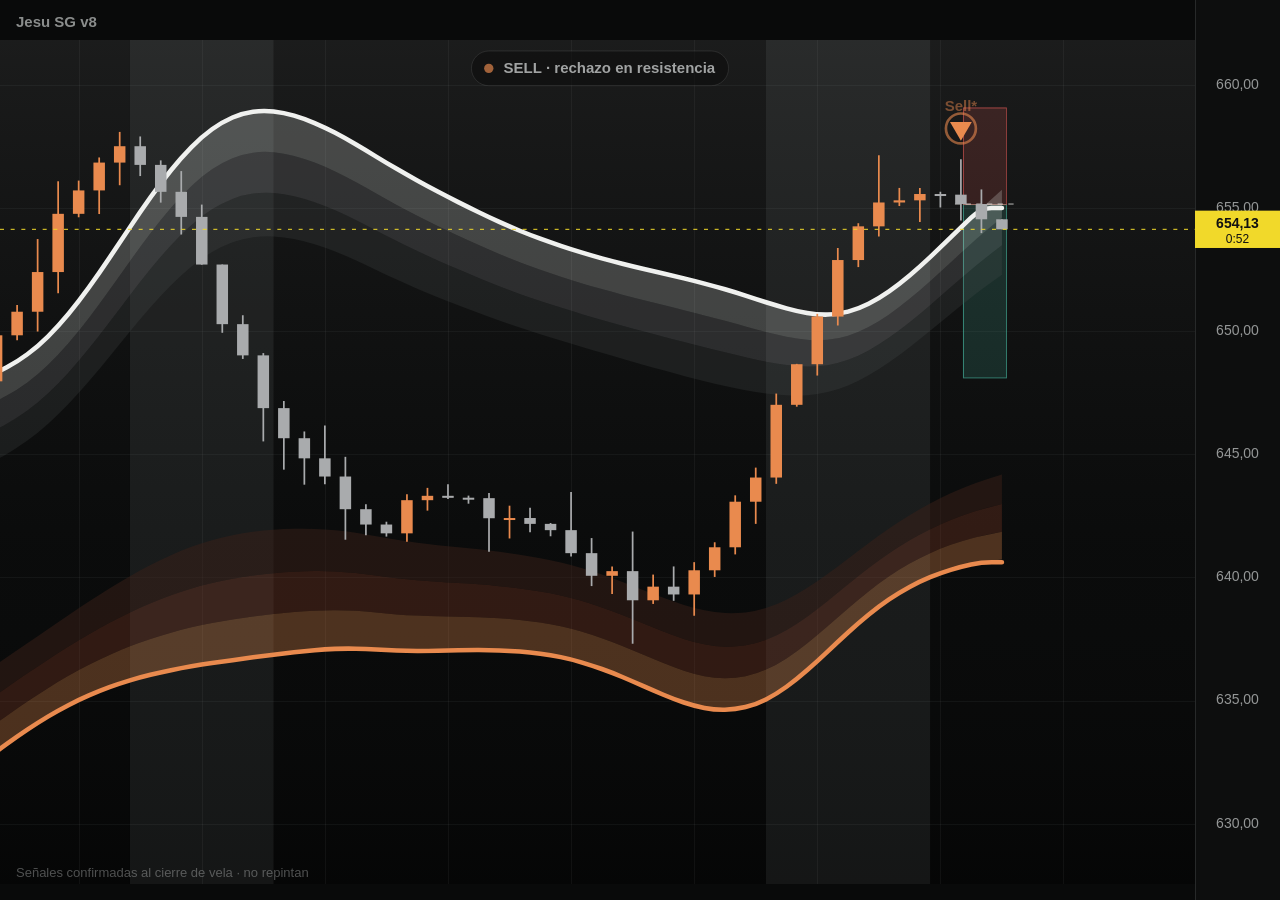
<file: pagina web/embeds/signals-live.html>
<!doctype html>
<html lang="es-CL"><head>
<meta name="robots" content="noindex"><meta charset="utf-8"><meta name="viewport" content="width=device-width,initial-scale=1"><title>Jesu SG v8 · Signals en vivo</title>
<style>*{box-sizing:border-box}html,body{margin:0;width:100%;height:100%;background:#090a0a;overflow:hidden}canvas{display:block;width:100%;height:100%}</style></head>
<body><canvas id="c"></canvas>
<script>
/* Signals en vivo: simulacion de mercado + cinta dinamica + senales al cierre de vela.
   Logica tomada del manual: la senal aparece cuando el precio toca la cinta y CIERRA por dentro;
   el filtro de rango (fondo gris) pausa las senales; las senales no repintan. */
(()=>{
const cv=document.getElementById('c'),g=cv.getContext('2d');
const reduce=false;/* demo: siempre animada */
const lite=matchMedia('(pointer:coarse)').matches||(navigator.hardwareConcurrency||8)<=4;
const C={bg:'#090a0a',white:'#f0f1ef',gray:'#a9abad',orange:'#e98a4e',green:'#48b9a1',red:'#e25a57',yellow:'#f1d92a'};
const T2=Math.PI*2, BAR=/fast/.test(location.search)?.012:.8/4.5, WARM=170;
let W=0,H=0,DPR=1,u=1;
function resize(){DPR=Math.min(devicePixelRatio||1,lite?1.25:2);W=innerWidth||640;H=innerHeight||360;cv.width=Math.round(W*DPR);cv.height=Math.round(H*DPR);g.setTransform(DPR,0,0,DPR,0,0);u=Math.max(W<520?1:.55,Math.min(W/960,H/540))}
addEventListener('resize',resize);resize();

/* ---------- simulador ---------- */
function rng(a){return()=>{a|=0;a=a+0x6D2B79F5|0;let t=Math.imul(a^a>>>15,1|a);t=t+Math.imul(t^t>>>7,61|t)^t;return((t^t>>>14)>>>0)/4294967296}}
const R=rng(8128);
const gauss=()=>{let a=0;for(let i=0;i<4;i++)a+=R();return(a-2)*1.732};
const bars=[], sigs=[], STAT={sig:0,tp:0,stop:0,exp:0,bars:0,filt:0};
const S={e:0,anchor:0,burst:0,drift:0,since:60,ema:null,wS:null,vu:null,vl:null,wring:[],lastBuy:-99,lastSell:-99,prevC:null};
function gen(n){
  if(S.burst>0){S.burst--;S.anchor+=S.drift}
  else{S.since++;if(S.since>150&&R()<.05){S.burst=14+Math.floor(R()*8);S.drift=(R()<.5?-1:1)*(.35+.2*R());S.since=0}}
  S.e=.45*S.e+.5*gauss();
  const A=7.2,px=640+S.anchor+A*(Math.sin(n*T2/42+.4)+.45*Math.sin(n*T2/19+1.3))+S.e;
  const o=S.prevC==null?px:S.prevC,c=px;S.prevC=c;
  const h=Math.max(o,c)+Math.abs(gauss())*.75,l=Math.min(o,c)-Math.abs(gauss())*.75;
  S.ema=S.ema==null?c:S.ema+(c-S.ema)*2/31;
  const cl=[];for(let k=Math.max(0,n-29);k<n;k++)if(bars[k])cl.push(bars[k].c);cl.push(c);
  const mean=cl.reduce((a,b)=>a+b,0)/cl.length,sd=Math.sqrt(cl.reduce((a,b)=>a+(b-mean)*(b-mean),0)/cl.length);
  const wT=Math.max(2.2,sd*1.5);
  S.wS=S.wS==null?wT:S.wS+(wT-S.wS)*.22;
  S.wring.push(S.wS);if(S.wring.length>30)S.wring.shift();
  const avgW=S.wring.reduce((a,b)=>a+b,0)/S.wring.length,ratio=S.wS/avgW;
  const filter=n>45&&(ratio>1.2||ratio<.82);
  const basis=S.ema,up=basis+S.wS,lo=basis-S.wS;
  S.vu=S.vu==null?up:S.vu+(up-S.vu)*.4;S.vl=S.vl==null?lo:S.vl+(lo-S.vl)*.4;
  let sig=0;
  if(n>45&&!filter){
    if(l<=lo+.15*S.wS&&c>lo&&n-S.lastBuy>5){sig=1;S.lastBuy=n}
    else if(h>=up-.15*S.wS&&c<up&&n-S.lastSell>5){sig=-1;S.lastSell=n}
  }
  const b={o,h,l,c,basis,up,lo,w:S.wS,vu:S.vu,vl:S.vl,filter,sig,closedAt:-1e9,
    path:R()<.5?[o,h,l,c]:[o,l,h,c]};
  bars[n]=b;
  STAT.bars++;if(filter)STAT.filt++;if(sig){STAT.sig++;sigs.push({i:n,dir:sig,entry:c,target:basis,stop:sig>0?lo-.5*S.wS:up+.5*S.wS,res:null,resIdx:-1,resAt:0,at:0})}
  return b;
}
function resolve(j,now){
  const b=bars[j];
  for(const s of sigs){
    if(s.res||j<=s.i)continue;
    const buy=s.dir>0;
    if(buy?b.l<=s.stop:b.h>=s.stop){s.res='stop';s.resIdx=j;s.resAt=now;STAT.stop++}
    else if(buy?b.h>=s.target:b.l<=s.target){s.res='tp';s.resIdx=j;s.resAt=now;STAT.tp++}
    else if(j-s.i>=22){s.res='exp';s.resIdx=j;s.resAt=now;STAT.exp++}
  }
}
for(let n=0;n<WARM;n++){gen(n);resolve(n,-1e9)}
let nF=WARM;gen(nF);
let barStart=performance.now();
function inBar(b,f){
  const p=b.path,ss=t=>t*t*(3-2*t);let cur,hi=b.o,lo=b.o;
  const seg=[[0,.3],[.3,.72],[.72,1]];
  cur=p[0];
  for(let k=0;k<3;k++){
    const [a,z]=seg[k];
    if(f>=z){cur=p[k+1];hi=Math.max(hi,cur);lo=Math.min(lo,cur)}
    else if(f>a){const t=ss((f-a)/(z-a));cur=p[k]+(p[k+1]-p[k])*t;hi=Math.max(hi,cur);lo=Math.min(lo,cur);break}
    else break;
  }
  return {c:cur,h:hi,l:lo};
}

/* ---------- vista ---------- */
let yLo=null,yHi=null,visible=true,toast=null,lastFilter=false,lastT=performance.now();
function nice(range){const raw=range/6,p=Math.pow(10,Math.floor(Math.log10(raw))),m=raw/p;return(m<1.5?1:m<3.5?2:m<7.5?5:10)*p}
const fmt=v=>v.toFixed(2).replace('.',',');
const ease=t=>1-Math.pow(1-t,3), back=t=>{const c1=1.9,c3=c1+1;return 1+c3*Math.pow(t-1,3)+c1*Math.pow(t-1,2)};
function curve(p){for(let i=1;i<p.length-1;i++){g.quadraticCurveTo(p[i][0],p[i][1],(p[i][0]+p[i+1][0])/2,(p[i][1]+p[i+1][1])/2)}g.lineTo(p[p.length-1][0],p[p.length-1][1])}
function between(a,b,col,al){g.save();g.globalAlpha=al;g.fillStyle=col;g.beginPath();g.moveTo(a[0][0],a[0][1]);curve(a);g.lineTo(b[b.length-1][0],b[b.length-1][1]);curve(b.slice().reverse());g.closePath();g.fill();g.restore()}
function rrect(x,y,w,h,r){g.beginPath();if(g.roundRect)g.roundRect(x,y,w,h,r);else g.rect(x,y,w,h)}

function frame(now){
  requestAnimationFrame(frame);
  if(!visible||document.hidden){lastT=now;return}
  const dt=Math.min(.1,(now-lastT)/1000);lastT=now;
  if(now-barStart>BAR*1000*6){barStart=now}
  while(now-barStart>=BAR*1000){
    const b=bars[nF];b.closedAt=now;
    for(const s of sigs)if(s.i===nF&&!s.at)s.at=now;
    resolve(nF,now);
    if(b.filter!==lastFilter){lastFilter=b.filter;if(b.filter)toast={t:now,txt:'RANGO · señales en pausa',col:'#b9bdbd'}}
    if(b.sig)toast={t:now,txt:b.sig>0?'BUY · rebote en soporte':'SELL · rechazo en resistencia',col:b.sig>0?C.white:C.orange};
    nF++;gen(nF);barStart+=BAR*1000;
    if(nF%50===0){for(let k=0;k<nF-450;k++)if(bars[k])bars[k]=undefined;while(sigs.length&&sigs[0].i<nF-300)sigs.shift()}
  }
  const frac=reduce?0:Math.min(1,(now-barStart)/(BAR*1000));
  const fb=bars[nF],fo=inBar(fb,frac);
  const axisW=Math.round(64*u),padT=Math.round(30*u),padB=Math.round(12*u),padL=Math.round(4*u);
  const cL=padL,cR=W-axisW,cT=padT,cB=H-padB;
  const nVis=W<520?40:58,step=(cR-cL)/nVis,xc=cL+(cR-cL)*.84;
  const xOf=i=>xc+(i-nF-frac)*step;
  const i0=Math.max(0,nF-Math.ceil((xc-cL)/step)-3);
  let mn=1e9,mx=-1e9;
  for(let i=i0;i<nF;i++){const b=bars[i];if(!b)continue;mn=Math.min(mn,b.l,b.vl);mx=Math.max(mx,b.h,b.vu)}
  mn=Math.min(mn,fo.l);mx=Math.max(mx,fo.h);
  const pad=(mx-mn)*.1;mn-=pad;mx+=pad;
  if(yLo==null){yLo=mn;yHi=mx}else{const k=1-Math.exp(-dt*3);yLo+=(mn-yLo)*k;yHi+=(mx-yHi)*k}
  const Y=v=>cT+(yHi-v)/(yHi-yLo)*(cB-cT);

  g.fillStyle=C.bg;g.fillRect(0,0,W,H);
  const gr=g.createLinearGradient(0,cT,0,cB);gr.addColorStop(0,'rgba(79,79,79,.26)');gr.addColorStop(.6,'rgba(18,19,19,.18)');gr.addColorStop(1,'rgba(0,0,0,.4)');
  g.fillStyle=gr;g.fillRect(0,cT,cR,cB-cT);
  g.lineWidth=1;
  const ps=nice(yHi-yLo);
  g.strokeStyle='rgba(226,235,235,.045)';
  for(let v=Math.ceil(yLo/ps)*ps;v<yHi;v+=ps){const y=Math.round(Y(v))+.5;g.beginPath();g.moveTo(0,y);g.lineTo(cR,y);g.stroke()}
  g.strokeStyle='rgba(226,235,235,.05)';
  for(let i=Math.ceil(i0/6)*6;i<=nF+8;i+=6){const x=Math.round(xOf(i))+.5;if(x<0||x>cR)continue;g.beginPath();g.moveTo(x,cT);g.lineTo(x,cB);g.stroke()}

  g.save();g.beginPath();g.rect(0,cT,cR,cB-cT);g.clip();
  g.fillStyle='rgba(185,190,190,.085)';
  let runS=null;
  for(let i=i0;i<=nF;i++){
    const f=i<nF?bars[i]&&bars[i].filter:false;
    if(f&&runS==null)runS=i;
    if((!f||i===nF)&&runS!=null){const e=f?i:i-1;g.fillRect(xOf(runS)-step/2,cT,(e-runS+1)*step,cB-cT);runS=null}
  }

  for(const s of sigs){
    if(s.i<i0-2||!s.at)continue;
    const x0=xOf(s.i)+step*.1;let x1=s.res?xOf(s.resIdx)+step*.5:xc+step*.5;
    let fade=1;if(s.res){fade=Math.max(0,1-(now-s.resAt-3000)/2000)}
    if(fade<=0||x1<0)continue;
    const age=Math.min(1,(now-s.at)/450),w=Math.max(0,(x1-x0))*ease(age);
    const ye=Y(s.entry),yt=Y(s.target),ys=Y(s.stop);
    g.save();g.globalAlpha=fade;
    g.fillStyle='rgba(72,185,161,.17)';g.fillRect(x0,Math.min(ye,yt),w,Math.abs(ye-yt));
    g.fillStyle='rgba(226,90,87,.17)';g.fillRect(x0,Math.min(ye,ys),w,Math.abs(ye-ys));
    g.strokeStyle='rgba(72,185,161,.65)';g.lineWidth=1;g.strokeRect(x0+.5,Math.min(ye,yt)+.5,w,Math.abs(ye-yt));
    g.strokeStyle='rgba(226,90,87,.6)';g.strokeRect(x0+.5,Math.min(ye,ys)+.5,w,Math.abs(ye-ys));
    g.setLineDash([4*u,4*u]);g.strokeStyle='rgba(240,241,239,.75)';g.beginPath();g.moveTo(x0-6*u,ye);g.lineTo(x0+w+6*u,ye);g.stroke();
    g.restore();
  }

  const up=[],lw=[];
  for(let i=i0;i<nF;i++){const b=bars[i];if(!b)continue;up.push([xOf(i),Y(b.vu)]);lw.push([xOf(i),Y(b.vl)])}
  if(up.length>2){
    const lb=bars[nF-1];up.push([xOf(nF),Y(lb.vu)]);lw.push([xOf(nF),Y(lb.vl)]);
    const layer=(arr,sign,fr)=>{const o=[];for(let k=0;k<arr.length;k++){const b=bars[i0+k]||lb;const w=(b.vu-b.vl)/2;o.push([arr[k][0],Y((sign>0?b.vu:b.vl)-sign*fr*w)])}return o};
    const U=[0,.15,.3,.46],cu=[['#dedfdd',.24],['#9b9d9e',.2],['#4f5152',.22]],cl=[['#e98a4e',.3],['#7d3823',.34],['#3a2118',.5]];
    for(let k=0;k<3;k++){between(layer(up,1,U[k]),layer(up,1,U[k+1]),cu[k][0],cu[k][1]);between(layer(lw,-1,U[k]),layer(lw,-1,U[k+1]),cl[k][0],cl[k][1])}
    g.save();g.lineCap='round';g.lineJoin='round';g.lineWidth=3.4*u;
    if(!lite)g.shadowBlur=10*u;
    g.shadowColor=C.white;g.strokeStyle=C.white;g.beginPath();g.moveTo(up[0][0],up[0][1]);curve(up);g.stroke();
    g.shadowColor=C.orange;g.strokeStyle=C.orange;g.beginPath();g.moveTo(lw[0][0],lw[0][1]);curve(lw);g.stroke();
    g.restore();
  }

  const cw=Math.max(3,step*.56);
  const drawC=(x,o,c,h,l)=>{
    const col=c>=o?C.orange:C.gray;g.fillStyle=col;g.strokeStyle=col;g.lineWidth=Math.max(1,1.3*u);
    g.beginPath();g.moveTo(x,Y(h));g.lineTo(x,Y(l));g.stroke();
    const a=Y(Math.max(o,c)),b=Y(Math.min(o,c));g.fillRect(x-cw/2,a,cw,Math.max(2,b-a));
  };
  for(let i=i0;i<nF;i++){const b=bars[i];if(!b)continue;const x=xOf(i);if(x<-10)continue;drawC(x,b.o,b.c,b.h,b.l)}
  drawC(xOf(nF),fb.o,fo.c,fo.h,fo.l);
  g.restore();

  g.save();g.beginPath();g.rect(0,cT-10*u,cR,cB-cT+20*u);g.clip();
  for(const s of sigs){
    if(s.i<i0||!s.at)continue;
    const b=bars[s.i];if(!b)continue;
    const age=(now-s.at)/1000,k=Math.min(1,age/.45),sc=age>=.45?1:Math.max(0,back(k));
    const x=xOf(s.i),buy=s.dir>0,col=buy?C.white:C.orange;
    const y0=buy?Y(b.l)+13*u:Y(b.h)-13*u,dir=buy?1:-1;
    if(age<1.3){g.save();g.globalAlpha=(1-age/1.3)*.7;g.strokeStyle=col;g.lineWidth=2*u;g.beginPath();g.arc(x,y0+dir*10*u,(6+age/1.3*34)*u,0,T2);g.stroke();g.restore()}
    g.save();g.translate(x,y0+dir*(1-sc)*-8*u);g.scale(sc,sc);g.fillStyle=col;if(!lite){g.shadowColor=col;g.shadowBlur=8*u}
    g.beginPath();g.moveTo(0,0);g.lineTo(-7.5*u,dir*13*u);g.lineTo(7.5*u,dir*13*u);g.closePath();g.fill();g.restore();
    g.save();g.globalAlpha=Math.min(1,age/.4)*.95;g.fillStyle=col;g.font='600 '+Math.round(11.5*u)+'px Arial,sans-serif';g.textAlign='center';g.textBaseline='middle';
    g.fillText(buy?'Buy':'Sell*',x,y0+dir*(26*u));g.restore();
  }
  g.restore();

  g.fillStyle='#0d0e0e';g.fillRect(cR,0,axisW,H);g.strokeStyle='rgba(226,235,235,.12)';g.beginPath();g.moveTo(cR+.5,0);g.lineTo(cR+.5,H);g.stroke();
  g.fillStyle='rgba(232,236,235,.62)';g.font=Math.round(10.5*u)+'px Arial,sans-serif';g.textAlign='center';g.textBaseline='middle';
  for(let v=Math.ceil(yLo/ps)*ps;v<yHi;v+=ps){const y=Y(v);if(y>cT+8*u&&y<cB-8*u)g.fillText(fmt(v),cR+axisW/2,y)}
  const yp=Y(fo.c);g.save();g.strokeStyle=C.yellow;g.lineWidth=1;g.setLineDash([3*u,5*u]);g.beginPath();g.moveTo(0,yp);g.lineTo(cR,yp);g.stroke();g.restore();
  g.fillStyle=C.yellow;g.fillRect(cR,yp-14*u,axisW,28*u);g.fillStyle='#111';g.font='600 '+Math.round(10.5*u)+'px Arial,sans-serif';
  g.fillText(fmt(fo.c),cR+axisW/2,yp-4*u);g.font=Math.round(9*u)+'px Arial,sans-serif';
  const rem=Math.max(0,Math.ceil((1-frac)*59));g.fillText('0:'+String(rem).padStart(2,'0'),cR+axisW/2,yp+8*u);

  g.fillStyle='rgba(232,236,235,.58)';g.font='600 '+Math.round(11*u)+'px Arial,sans-serif';g.textAlign='left';g.textBaseline='middle';
  g.fillText('Jesu SG v8',12*u,17*u);
  g.fillStyle='rgba(232,236,235,.32)';g.font=Math.round(9.5*u)+'px Arial,sans-serif';g.textAlign='left';
  if(W>=520)g.fillText('Señales confirmadas al cierre de vela · no repintan',12*u,H-padB-8*u);

  if(toast){
    const a=(now-toast.t)/1000;
    if(a>3){toast=null}else{
      const al=a<.3?a/.3:a>2.5?(3-a)/.5:1,ty=cT+10*u+(1-ease(Math.min(1,a/.4)))*-14*u;
      g.save();g.globalAlpha=al;g.font='600 '+Math.round(11*u)+'px Arial,sans-serif';
      let tw0=g.measureText(toast.txt).width;const maxW=cR-cL-14;if(tw0+34*u>maxW){const fz=parseFloat(g.font.match(/(\d+(?:\.\d+)?)px/)[1])*Math.max(.4,maxW/(tw0+34*u));g.font='600 '+fz.toFixed(1)+'px Arial,sans-serif';tw0=g.measureText(toast.txt).width}const tw=Math.min(tw0+34*u,maxW),tx=cL+(cR-cL)/2-tw/2;
      rrect(tx,ty,tw,26*u,13*u);g.fillStyle='rgba(12,13,13,.88)';g.fill();g.strokeStyle='rgba(255,255,255,.14)';g.lineWidth=1;g.stroke();
      g.fillStyle=toast.col;g.beginPath();g.arc(tx+13*u,ty+13*u,3.5*u,0,T2);g.fill();
      g.fillStyle='#e9ecec';g.textAlign='left';g.textBaseline='middle';g.fillText(toast.txt,tx+24*u,ty+13.5*u);g.restore();
    }
  }
}
try{new IntersectionObserver(e=>{visible=e[0].isIntersecting;lastT=performance.now()},{threshold:0}).observe(cv)}catch(e){}
addEventListener('message',e=>{if(e.data&&e.data.type==='jt-visibility'){visible=!!e.data.visible}});
window.__SG={STAT,bars,sigs,get nF(){return nF}};
requestAnimationFrame(frame);
})();
</script></body></html>
</file>
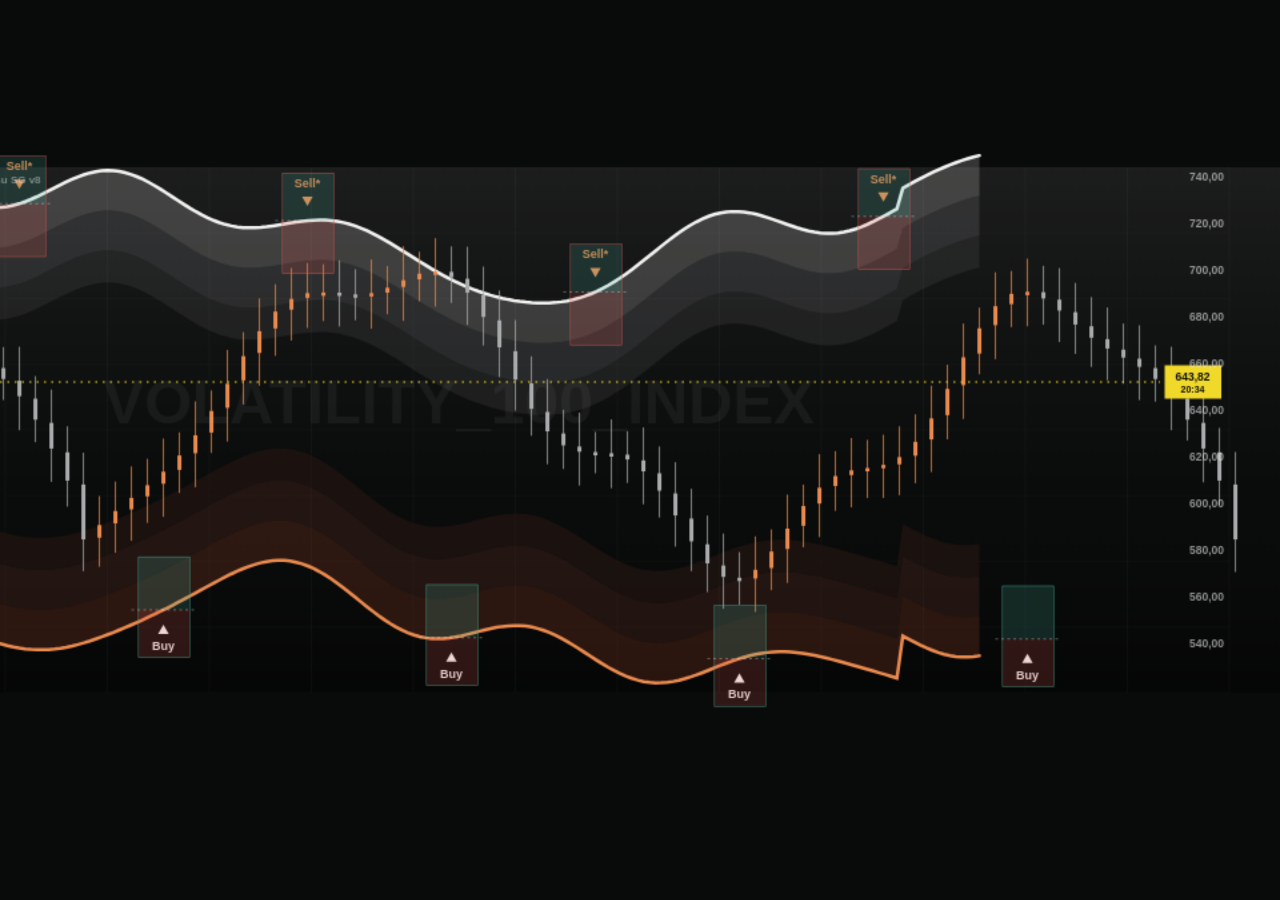
<file: pagina web/embeds/signals.html>
<!doctype html>
<html lang="es-CL"><head>
<meta name="robots" content="noindex"><meta charset="utf-8"><meta name="viewport" content="width=device-width,initial-scale=1"><title>Jesu SG v8 · Range Loop</title><style>*{box-sizing:border-box}html,body{margin:0;width:100%;height:100%;background:#090a0a;overflow:hidden}body{display:grid;place-items:center}.stage{width:min(100vw,1920px);aspect-ratio:16/9;background:#090a0a}canvas{width:100%;height:100%;display:block}</style><style>@media not all{*,*:before,*:after{animation:none!important;transition:none!important}}</style></head>
<body><main class="stage"><canvas id="c" width="1920" height="1080"></canvas></main><script>(function(){var c=matchMedia('(pointer: coarse)').matches,m=navigator.deviceMemory||8,k=navigator.hardwareConcurrency||8,lite=c||m<=4||k<=4;window.JT={lite:lite,fi:lite?1000/24:1000/40,hold:0,ok:function(now){if(now<JT.hold||now-JT.last<JT.fi)return false;JT.last=now;return true},last:-1e9,noShadow:function(g){if(!lite)return;try{Object.defineProperty(g,'shadowBlur',{set:function(){},get:function(){return 0}})}catch(e){}}};addEventListener('message',function(e){if(e.source!==parent||!e.data)return;if(e.data.type==='jt-hold')JT.hold=performance.now()+(e.data.ms||300)});})();</script><script>(function(){return;/* demo: siempre animada */var r=window.requestAnimationFrame.bind(window),n=0;window.requestAnimationFrame=function(f){return n++<3?r(f):0}})();</script><script>
(function(){
var cv=document.getElementById("c"),g=cv.getContext("2d"),W=1920,H=1080,T=Math.PI*2,D=6;if(JT.lite){cv.width=W*.5;cv.height=H*.5;g.scale(.5,.5);JT.noShadow(g)}
var P={l:8,r:1844,t:116,b:904,mid:510},C={bg:"#090a0a",grid:"rgba(226,235,235,.075)",white:"#f0f1ef",gray:"#a9abad",orange:"#e98a4e",green:"#48b9a1",red:"#e25a57",yellow:"#f1d92a"},per=72,step=24;
function norm(q){return((q%per)+per)%per}function center(q){q=norm(q);return 16*Math.sin(T*q/per*.92)+10*Math.sin(T*q/31+1.1)-4*Math.sin(T*q/13)}function half(q){q=norm(q);return 102+16*Math.sin(T*q/per*1.13+.6)+9*Math.sin(T*q/18)}function price(q){q=norm(q);return center(q)+Math.sin(T*q/per*1.75-1.3)*half(q)*.64+Math.sin(T*q/11)*10}function y(v){return P.mid-v*3}function x(k,s){return P.l+110+(k-s)*step}function wrap(v){var z=per*step;while(v<P.l-100)v+=z;while(v>P.r+100)v-=z;return v}
function bg(){g.fillStyle=C.bg;g.fillRect(0,0,W,H);var z=g.createLinearGradient(0,P.t,0,P.b);z.addColorStop(0,"rgba(79,79,79,.28)");z.addColorStop(.6,"rgba(18,19,19,.18)");z.addColorStop(1,"rgba(0,0,0,.42)");g.fillStyle=z;g.fillRect(0,P.t,W,P.b-P.t);for(var i=0;i<=12;i++){var X=P.l+i*(P.r-P.l)/12;g.strokeStyle=C.grid;g.beginPath();g.moveTo(X,P.t);g.lineTo(X,P.b);g.stroke()}for(i=0;i<=8;i++){var Y=P.t+i*(P.b-P.t)/8;g.strokeStyle="rgba(226,235,235,.035)";g.beginPath();g.moveTo(P.l,Y);g.lineTo(P.r,Y);g.stroke()}}
function points(fn,s,o){var a=[];o=o||0;for(var i=0;i<=220;i++){var k=i/220*(per+9)-4;a.push([x(k,s),y(fn(k)+o)])}return a}
function trace(a){g.beginPath();a.forEach(function(p,i){i?g.lineTo(p[0],p[1]):g.moveTo(p[0],p[1])})}
function between(a,b,col,al){g.save();g.globalAlpha=al;g.fillStyle=col;trace(a);for(var i=b.length-1;i>=0;i--)g.lineTo(b[i][0],b[i][1]);g.closePath();g.fill();g.restore()}
function bands(s){var u=points(function(q){return center(q)+half(q)},s),u2=points(function(q){return center(q)+half(q)-20},s),u3=points(function(q){return center(q)+half(q)-40},s),l=points(function(q){return center(q)-half(q)},s),l2=points(function(q){return center(q)-half(q)+20},s),l3=points(function(q){return center(q)-half(q)+40},s);between(u,u2,"#dedfdd",.2);between(u2,u3,"#9b9d9e",.18);between(u3,points(function(q){return center(q)+half(q)-56},s),"#4f5152",.24);between(l,l2,"#7d3823",.3);between(l2,l3,"#532b20",.34);between(l3,points(function(q){return center(q)-half(q)+56},s),"#291914",.54);g.save();g.lineCap="round";g.shadowBlur=10;g.shadowColor=C.white;g.strokeStyle=C.white;g.lineWidth=5;trace(u);g.stroke();g.shadowColor=C.orange;g.strokeStyle=C.orange;trace(l);g.stroke();g.restore()}
function candles(s){for(var k=Math.floor(s)-4;k<Math.ceil(s)+78;k++){var X=x(k,s);if(X<-30||X>1870)continue;var o=price(k-s-.44),cl=price(k-s+.44),w=10+7*Math.abs(Math.sin(k*1.7+1)),col=cl>o?C.orange:C.gray;g.save();g.strokeStyle=col;g.fillStyle=col;g.lineWidth=1.5;g.beginPath();g.moveTo(X,y(Math.max(o,cl)+w));g.lineTo(X,y(Math.min(o,cl)-w));g.stroke();var a=y(Math.max(o,cl)),b=y(Math.min(o,cl));g.fillRect(X-3,a,6,Math.max(5,b-a));g.restore()}}
function text(t,X,Y,col,size,a){g.save();g.globalAlpha=a===undefined?1:a;g.fillStyle=col;g.font="600 "+size+"px Arial";g.textAlign="center";g.textBaseline="middle";g.shadowColor=col;g.shadowBlur=8;g.fillText(t,X,Y);g.restore()}
function rr(X,E,buy){var target=E+(buy?-80:80),stop=E+(buy?72:-72),top=Math.min(target,stop),bot=Math.max(target,stop);g.save();g.globalAlpha=.18;g.fillStyle=buy?C.green:C.red;g.fillRect(X,Math.min(E,target),78,Math.abs(E-target));g.fillStyle=buy?C.red:C.green;g.fillRect(X,Math.min(E,stop),78,Math.abs(E-stop));g.globalAlpha=.7;g.strokeStyle=buy?C.green:C.red;g.strokeRect(X+.5,top+.5,77,bot-top-1);g.setLineDash([4,5]);g.strokeStyle=C.white;g.beginPath();g.moveTo(X-10,E);g.lineTo(X+88,E);g.stroke();g.restore()}
function sig(q,s,buy,u,i){var X=wrap(x(q,s)),E=y(buy?center(q)-half(q):center(q)+half(q));g.save();g.fillStyle=buy?C.white:C.orange;g.beginPath();if(buy){g.moveTo(X,E+22);g.lineTo(X-8,E+36);g.lineTo(X+8,E+36)}else{g.moveTo(X,E-22);g.lineTo(X-8,E-36);g.lineTo(X+8,E-36)}g.closePath();g.fill();g.restore();text(buy?"Buy":"Sell*",X,E+(buy?55:-55),buy?C.white:C.orange,18,.95);if(.5+.5*Math.sin(T*i+u*T)>.55)rr(X-38,E,buy)}
function render(sec){var u=(((sec%D)+D)%D)/D,s=8+u*per;bg();bands(s);candles(s);[8,26,44,62].forEach(function(q,i){sig(q,s,true,u,i)});[17,35,53,71].forEach(function(q,i){sig(q,s,false,u,i+4)});var yy=y(24);g.save();g.strokeStyle=C.yellow;g.lineWidth=2;g.setLineDash([3,8]);g.beginPath();g.moveTo(0,yy);g.lineTo(1740,yy);g.stroke();g.restore();g.fillStyle=C.yellow;g.fillRect(1747,yy-25,85,50);text("643,82",1789,yy-7,"#111",17,1);text("20:34",1789,yy+13,"#111",14,1);["740,00","720,00","700,00","680,00","660,00","640,00","620,00","600,00","580,00","560,00","540,00"].forEach(function(v,i){text(v,1810,132+i*70,"rgba(232,236,235,.66)",17,.92)});text("Jesu SG v8",18,136,"rgba(232,236,235,.58)",16,.8);g.save();g.globalAlpha=.07;g.fillStyle="#bfc6c3";g.font="900 92px Arial";g.fillText("VOLATILITY_100_INDEX",155,500);g.restore()}
var start=performance.now();var rafId=null;function loop(now){rafId=requestAnimationFrame(loop);if(JT.ok(now))render((now-start)/1000)}function startLoop(){if(!rafId){start=performance.now();rafId=requestAnimationFrame(loop)}}function stopLoop(){if(rafId){cancelAnimationFrame(rafId);rafId=null}}window.addEventListener('message',function(e){if(e.source!==window.parent)return;if(e.data&&e.data.type==='jt-visibility'){if(e.data.visible)startLoop();else stopLoop()}});render(0);rafId=requestAnimationFrame(loop);
})();
</script></body></html>
</file>
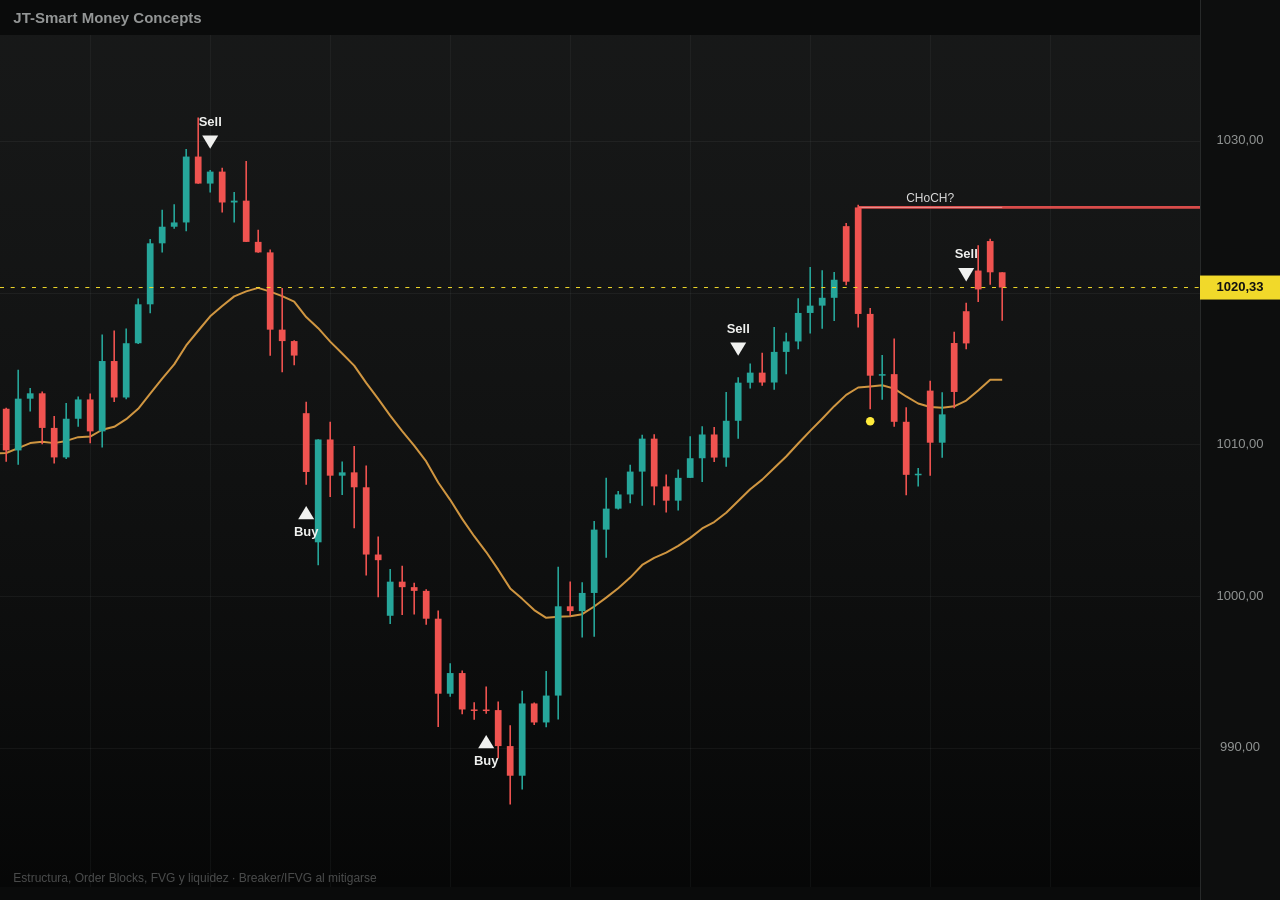
<file: pagina web/embeds/smc-live.html>
<!doctype html>
<html lang="es-CL"><head>
<meta name="robots" content="noindex"><meta charset="utf-8"><meta name="viewport" content="width=device-width,initial-scale=1"><title>Smart Money Concepts 2.0 · en vivo</title>
<style>*{box-sizing:border-box}html,body{margin:0;width:100%;height:100%;background:#0a0b0b;overflow:hidden}canvas{display:block;width:100%;height:100%}</style></head>
<body><canvas id="c"></canvas>
<script>
/* JT-Smart Money Concepts 2.0 (v33) en vivo. Logica de SMC 2.0.txt sobre un precio simulado:
   - Estructura: swings (pivote 7/7 sobre cuerpo), BOS (a favor) / CHoCH (en contra), Build Sweep "x" (pincha y cierra sin romper).
   - Order Block: nace en cada quiebre; origen = extremo de la pierna (ultimas 15 velas), zona acotada a ~1 ATR.
     Se extiende mientras esta fresco. Al mitigarse (cierre dentro) se convierte en Breaker Block (azul) y muere al cerrar mas alla.
   - FVG: hueco de 3 velas >= 0.5 ATR, linea media. Al mitigarse pasa a IFVG (color invertido + linea amarilla punteada).
   - Liquidez Buy-side (bajo minimos) / Sell-side (sobre maximos) con % por lado; se borra al tomarse (sweep = linea, grab = marco).
   - Signals (rebote en banda dinamica) y anomalia confirmada (circulo amarillo). EMA sobre el precio. */
(()=>{
const cv=document.getElementById('c'),g=cv.getContext('2d');
const reduce=false;/* demo: siempre animada */
const lite=matchMedia('(pointer:coarse)').matches||(navigator.hardwareConcurrency||8)<=4;
const FAST=/fast/.test(location.search);
const C={bg:'#0a0b0b',bull:'#26a69a',bear:'#ef5350',orange:'#e98a4e',white:'#ecefee',breaker:'#2196f3',sweep:'#ab47bc',ifvgLine:'#ffeb3b',anm:'#FFEB3B',grab:'#ffca28',full:'#ff5252',ema:'#ffb74d'};
const T2=Math.PI*2, BAR=FAST?.012:.8/4.5, WARM=300;
let W=0,H=0,DPR=1,u=1;
function resize(){DPR=Math.min(devicePixelRatio||1,lite?1.25:2);W=innerWidth||640;H=innerHeight||360;cv.width=Math.round(W*DPR);cv.height=Math.round(H*DPR);g.setTransform(DPR,0,0,DPR,0,0);u=Math.max(W<520?1:.55,Math.min(W/960,H/540))}
addEventListener('resize',resize);resize();

function rng(a){return()=>{a|=0;a=a+0x6D2B79F5|0;let t=Math.imul(a^a>>>15,1|a);t=t+Math.imul(t^t>>>7,61|t)^t;return((t^t>>>14)>>>0)/4294967296}}
const R=rng(7331);
const gauss=()=>{let a=0;for(let i=0;i<4;i++)a+=R();return(a-2)*1.732};
const ema=(p,x,l)=>p==null?x:p+(x-p)*2/(l+1);
const bars=[], ev=[], STAT={bos:0,choch:0,xs:0,ob:0,brk:0,fvg:0,ifvg:0,grab:0,sweep:0,sig:0,anm:0,bars:0};
const P={e:0,anchor:0,burst:0,drift:0,since:30,prevC:null,vol:1,gapNext:0};
const S={atr:null,swH:null,swL:null,trend:0,obs:[],fvgs:[],liq:[],struct:[],lastBuy:-99,lastSell:-99,cl:[],sgTr:null,sgW:null,emaV:null,ret:null,rets:[],vols:[]};
const bodyH=q=>Math.max(q.o,q.c),bodyL=q=>Math.min(q.o,q.c);

function gen(n){
  // mercado con impulsos (para BOS/CHoCH/FVG) y retrocesos
  if(P.burst>0){P.burst--;P.anchor+=P.drift}
  else{P.since++;if(P.since>28&&R()<.08){P.burst=8+Math.floor(R()*14);P.drift=(R()<.5?-1:1)*(.9+.5*R());P.since=0}}
  P.e=.4*P.e+1.45*gauss();
  const px=1000+P.anchor+11*Math.sin(n*T2/46+.3)+4*Math.sin(n*T2/17+1.1)+P.e;
  let o=P.prevC==null?px:P.prevC;
  // gaps ocasionales en impulso: generan FVG
  if(P.burst>0&&R()<.3)o+=Math.sign(P.drift)*(3+2.5*R());
  const c=px+(o-(P.prevC==null?px:P.prevC))*.4;P.prevC=c;
  const h=Math.max(o,c)+Math.abs(gauss())*1.2,l=Math.min(o,c)-Math.abs(gauss())*1.2;
  const vol=Math.max(.2,P.vol=.78*P.vol+.22*(1+.8*Math.abs(gauss())+(P.burst>0?.5:0)));
  bars[n]={o,h,l,c,vol,path:R()<.5?[o,h,l,c]:[o,l,h,c],sgBuy:false,sgSell:false,anm:0,sgU:0,sgL:0,ema:0};
  const b=bars[n],pb=bars[n-1],pc=pb?pb.c:c;
  const tr=pb?Math.max(h-l,Math.abs(h-pb.c),Math.abs(l-pb.c)):h-l;S.atr=S.atr==null?tr:(S.atr*13+tr)/14;const atr=S.atr;b.atr=atr;
  S.emaV=ema(S.emaV,c,21);b.ema=S.emaV;

  // pivotes de estructura 7/7 (cuerpo)
  const ps=n-5;
  if(ps>=5&&bars[ps]){let isH=true,isL=true;const q=bars[ps];
    for(let k=ps-5;k<=n;k++){if(k===ps||!bars[k])continue;if(bodyH(bars[k])>=bodyH(q))isH=false;if(bodyL(bars[k])<=bodyL(q))isL=false}
    if(isH)S.swH={p:bodyH(q),i:ps};if(isL)S.swL={p:bodyL(q),i:ps}}
  // Build Sweep: pincha el swing y cierra de vuelta
  if(S.swH&&h>S.swH.p&&c<=S.swH.p&&n>40){addStruct({k:'x',p:S.swH.p,i0:S.swH.i,i1:n,tip:h,up:true});STAT.xs++;S.swH={p:h,i:n}}
  if(S.swL&&l<S.swL.p&&c>=S.swL.p&&n>40){addStruct({k:'x',p:S.swL.p,i0:S.swL.i,i1:n,tip:l,up:false});STAT.xs++;S.swL={p:l,i:n}}
  // quiebres BOS / CHoCH
  if(S.swH&&pc<=S.swH.p&&c>S.swH.p){const ch=S.trend===-1;if(n>40){addStruct({k:ch?'choch':'bos',p:S.swH.p,i0:S.swH.i,i1:n,up:true});ch?STAT.choch++:STAT.bos++;createOB(true,S.swH.i,n)}S.trend=1;S.swH=null}
  if(S.swL&&pc>=S.swL.p&&c<S.swL.p){const ch=S.trend===1;if(n>40){addStruct({k:ch?'choch':'bos',p:S.swL.p,i0:S.swL.i,i1:n,up:false});ch?STAT.choch++:STAT.bos++;createOB(false,S.swL.i,n)}S.trend=-1;S.swL=null}
  // FVG
  const b2=bars[n-2];
  if(b2&&n>40){
    const bg=l-b2.h,sg=b2.l-h;
    if(bg>0&&bg>=atr*.95&&!fvgOverlap(l,b2.h,true)){S.fvgs.push({top:l,bot:b2.h,bull:true,state:0,i:n-2,born:n,dead:false,at:0});STAT.fvg++;trim(S.fvgs,true,3)}
    if(sg>0&&sg>=atr*.95&&!fvgOverlap(b2.l,h,false)){S.fvgs.push({top:b2.l,bot:h,bull:false,state:0,i:n-2,born:n,dead:false,at:0});STAT.fvg++;trim(S.fvgs,false,3)}}
  // mitigacion FVG / OB (cierre)
  for(const f of S.fvgs){if(f.dead||f.born===n)continue;
    if(f.state===0){const mit=f.bull?c<=f.bot:c>=f.top;if(mit&&true){f.state=1;f.stAt=n;STAT.ifvg++}}
    else{const die=f.bull?c>=f.top:c<=f.bot;if(die)f.dead=true}}
  for(const o of S.obs){if(o.dead||o.born===n)continue;
    if(o.state===0){const mit=o.bull?c<o.bot:c>o.top;if(mit){o.state=1;o.stAt=n;STAT.brk++}}
    else{const die=o.bull?c>o.top:c<o.bot;if(die)o.dead=true}}
  S.fvgs=S.fvgs.filter(f=>!f.dead&&n-f.i<260);S.obs=S.obs.filter(o=>!o.dead&&n-o.i<300);
  // liquidez: pivote 8/8 propio
  const LP=5,pv=n-LP;
  if(pv>=LP&&bars[pv]){let isH=true,isL=true;const q=bars[pv];
    for(let k=pv-LP;k<=n;k++){if(k===pv||!bars[k])continue;if(bodyH(bars[k])>=bodyH(q))isH=false;if(bodyL(bars[k])<=bodyL(q))isL=false}
    if(isH)addLiq(false,bodyH(q),pv,n);if(isL)addLiq(true,bodyL(q),pv,n)}
  for(const z of S.liq){if(z.swept)continue;const grabbed=z.buy?l<z.p:h>z.p;
    if(grabbed){z.swept=true;const through=z.buy?c<z.p:c>z.p;ev.push({i:n,t:through?'grab':'sweep',p:z.p,tip:z.buy?l:h,at:0});through?STAT.grab++:STAT.sweep++}}
  S.liq=S.liq.filter(z=>!z.swept);
  // Signals + anomalia
  S.cl.push(c);if(S.cl.length>30)S.cl.shift();
  const mean=S.cl.reduce((a,x)=>a+x,0)/S.cl.length,sd=Math.sqrt(S.cl.reduce((a,x)=>a+(x-mean)*(x-mean),0)/S.cl.length);
  S.sgTr=ema(S.sgTr,c,30);const w=Math.max(2.2,sd*1.5);S.sgW=S.sgW==null?w:S.sgW+(w-S.sgW)*.22;
  const su=S.sgTr+S.sgW,sl=S.sgTr-S.sgW;b.sgU=su;b.sgL=sl;
  if(n>60){if(l<=sl+.2*S.sgW&&c>sl&&n-S.lastBuy>14){b.sgBuy=true;S.lastBuy=n;STAT.sig++;ev.push({i:n,t:'buy',at:0})}
    else if(h>=su-.2*S.sgW&&c<su&&n-S.lastSell>14){b.sgSell=true;S.lastSell=n;STAT.sig++;ev.push({i:n,t:'sell',at:0})}}
  const lr=pb?Math.log(c/pb.c):0;S.ret=ema(S.ret,lr,3);S.rets.push(S.ret);S.vols.push(vol);if(S.rets.length>20){S.rets.shift();S.vols.shift()}
  if(S.rets.length>=20&&n>60){const m=S.rets.reduce((a,x)=>a+x,0)/20,s2=Math.sqrt(S.rets.reduce((a,x)=>a+(x-m)*(x-m),0)/20),z=s2?(S.ret-m)/s2:0;
    const mv=S.vols.reduce((a,x)=>a+x,0)/20,sv=Math.sqrt(S.vols.reduce((a,x)=>a+(x-mv)*(x-mv),0)/20),zv=sv?(vol-mv)/sv:0;
    if(Math.abs(z)>=2.6&&zv>=1.2){b.anm=S.ret>m?1:-1;STAT.anm++;ev.push({i:n,t:'anm',d:b.anm,at:0})}}
  STAT.bars++;return b;
}
function addStruct(s){s.at=0;S.struct.push(s);ev.push({i:s.i1,t:s.k,up:s.up,at:0,ref:s});if(S.struct.length>10)S.struct.shift()}
function fvgOverlap(t,b,bull){for(const f of S.fvgs){const eb=f.state===1?!f.bull:f.bull;if(eb===bull&&b<=f.top&&t>=f.bot)return true}return false}
function trim(arr,bull,max){let c=0;for(let i=arr.length-1;i>=0;i--)if(arr[i].bull===bull){c++;if(c>max)arr.splice(i,1)}}
function createOB(bull,fromBar,n){
  const atr=S.atr,span=Math.max(Math.min(n-fromBar,15),1);let idx=0,ext=bull?1e20:-1e20;
  for(let i=0;i<=span;i++){const q=bars[n-i];if(!q)break;if(bull){if(q.l<ext){ext=q.l;idx=i}}else{if(q.h>ext){ext=q.h;idx=i}}}
  const q=bars[n-idx];const top=bull?Math.min(q.h,q.l+atr):q.h,bot=bull?q.l:Math.max(q.l,q.h-atr);
  for(const o of S.obs){const eb=o.state===1?!o.bull:o.bull;if(eb===bull&&bot<=o.top&&top>=o.bot)return}
  const br=(q.h-q.l)>0?(q.c-q.l)/(q.h-q.l):.5,pct=Math.round(30+br*40);
  S.obs.push({top,bot,bull,state:0,i:n-idx,born:n,at:0,dead:false,pct:bull?pct:100-pct});STAT.ob++;
  let c=0;for(let i=S.obs.length-1;i>=0;i--)if(S.obs[i].bull===bull){c++;if(c>3)S.obs.splice(i,1)}
}
function addLiq(buy,p,pv,n){
  const atr=S.atr||1,c=bars[n].c;
  for(const z of S.liq){if(z.buy===buy&&Math.abs(z.p-p)<atr*3){z.p=buy?Math.min(z.p,p):Math.max(z.p,p);z.vol+=sv(n);return}}
  if(buy?p>c:p<c)return;
  S.liq.push({buy,p,first:pv,vol:sv(n),at:0,swept:false});
  const side=S.liq.filter(z=>z.buy===buy);while(side.length>2){side.shift().swept=true}S.liq=S.liq.filter(z=>!z.swept)
}
function sv(n){let v=0;for(let i=0;i<20;i++)if(bars[n-i])v+=bars[n-i].vol;return v}
for(let n=0;n<WARM;n++)gen(n);
for(const e of ev)e.at=-1e9;for(const s of S.struct)s.at=-1e9;for(const o of S.obs)o.at=-1e9;for(const f of S.fvgs)f.at=-1e9;for(const z of S.liq)z.at=-1e9;
let nF=WARM;gen(nF);let barStart=performance.now();
function inBar(b,f){const p=b.path,ss=t=>t*t*(3-2*t);let cur,hi=b.o,lo=b.o;const seg=[[0,.3],[.3,.72],[.72,1]];cur=p[0];
  for(let k=0;k<3;k++){const [a,z]=seg[k];if(f>=z){cur=p[k+1];hi=Math.max(hi,cur);lo=Math.min(lo,cur)}else if(f>a){const t=ss((f-a)/(z-a));cur=p[k]+(p[k+1]-p[k])*t;hi=Math.max(hi,cur);lo=Math.min(lo,cur);break}else break}
  return {c:cur,h:hi,l:lo}}

let yLo=null,yHi=null,visible=true,toast=null,lastT=performance.now();
const ease=t=>1-Math.pow(1-t,3),back=t=>{const c1=1.9,c3=c1+1;return 1+c3*Math.pow(t-1,3)+c1*Math.pow(t-1,2)};
const fmt=v=>v.toFixed(2).replace('.',',');
function nice(r,n){const raw=r/n,p=Math.pow(10,Math.floor(Math.log10(raw))),m=raw/p;return(m<1.5?1:m<3.5?2:m<7.5?5:10)*p}
function rrect(x,y,w,h,r){g.beginPath();if(g.roundRect)g.roundRect(x,y,w,h,r);else g.rect(x,y,w,h)}
function rgba(hex,a){const n=parseInt(hex.slice(1),16);return `rgba(${n>>16},${n>>8&255},${n&255},${a})`}

function frame(now){
  requestAnimationFrame(frame);
  if(!visible||document.hidden){lastT=now;return}
  const dt=Math.min(.1,(now-lastT)/1000);lastT=now;
  if(now-barStart>BAR*1000*6)barStart=now;
  while(now-barStart>=BAR*1000){
    bars[nF].closedAt=now;const prevLen=ev.length;
    nF++;gen(nF);barStart+=BAR*1000;
    for(const e of ev)if(!e.at)e.at=now;for(const s of S.struct)if(!s.at)s.at=now;for(const o of S.obs)if(!o.at)o.at=now;for(const f of S.fvgs)if(!f.at)f.at=now;for(const z of S.liq)if(!z.at)z.at=now;
    for(let k=prevLen;k<ev.length;k++){const e=ev[k];
      if(e.t==='bos')toast={t:now,txt:(e.up?'BOS ALCISTA':'BOS BAJISTA')+' · continúa la tendencia',col:e.up?C.bull:C.bear};
      else if(e.t==='choch')toast={t:now,txt:(e.up?'CHoCH ALCISTA':'CHoCH BAJISTA')+' · cambio de carácter',col:e.up?C.bull:C.bear};
      else if(e.t==='grab')toast={t:now,txt:'LIQUIDITY GRAB · cierre más allá del nivel',col:C.full};
      else if(e.t==='sweep')toast={t:now,txt:'LIQUIDITY SWEEP · mecha rechazada',col:C.grab};
      else if(e.t==='anm')toast={t:now,txt:'ANOMALÍA CONFIRMADA · movimiento extremo + volumen',col:C.anm}}
    if(nF%60===0){for(let k=0;k<nF-560;k++)if(bars[k])bars[k]=undefined;while(ev.length&&ev[0].i<nF-420)ev.shift()}
  }
  const frac=reduce?0:Math.min(1,(now-barStart)/(BAR*1000));
  const fb=bars[nF],fo=inBar(fb,frac);
  const axisW=Math.round(60*u),padT=Math.round(26*u),padB=Math.round(10*u);
  const cL=0,cR=W-axisW,cT=padT,cB=H-padB,nVis=W<520?40:100,step=(cR-cL)/nVis,xc=cL+(cR-cL)*.84;
  const xOf=i=>xc+(i-nF-frac)*step;
  const i0=Math.max(0,nF-Math.ceil((xc-cL)/step)-3);
  let mn=1e9,mx=-1e9;for(let i=i0;i<nF;i++){const b=bars[i];if(!b)continue;mn=Math.min(mn,b.l);mx=Math.max(mx,b.h)}
  mn=Math.min(mn,fo.l);mx=Math.max(mx,fo.h);const pd=(mx-mn)*.12;mn-=pd;mx+=pd;
  if(yLo==null){yLo=mn;yHi=mx}else{const k=1-Math.exp(-dt*2.5);yLo+=(mn-yLo)*k;yHi+=(mx-yHi)*k}
  const Y=v=>cT+(yHi-v)/(yHi-yLo)*(cB-cT);

  g.fillStyle=C.bg;g.fillRect(0,0,W,H);
  const gr=g.createLinearGradient(0,cT,0,cB);gr.addColorStop(0,'rgba(60,62,62,.26)');gr.addColorStop(1,'rgba(0,0,0,.38)');g.fillStyle=gr;g.fillRect(0,cT,cR,cB-cT);
  const ps=nice(yHi-yLo,6);g.lineWidth=1;g.strokeStyle='rgba(226,235,235,.05)';
  for(let v=Math.ceil(yLo/ps)*ps;v<yHi;v+=ps){const y=Math.round(Y(v))+.5;g.beginPath();g.moveTo(0,y);g.lineTo(cR,y);g.stroke()}
  g.strokeStyle='rgba(226,235,235,.045)';for(let i=Math.ceil(i0/10)*10;i<=nF+10;i+=10){const x=Math.round(xOf(i))+.5;if(x<0||x>cR)continue;g.beginPath();g.moveTo(x,cT);g.lineTo(x,cB);g.stroke()}

  g.save();g.beginPath();g.rect(0,cT,cR,cB-cT);g.clip();
  const xr=xOf(nF);
  // FVG / IFVG
  for(const f of S.fvgs){if(f.i<i0-30)continue;const age=Math.min(1,(now-f.at)/500),ext=Math.min(15,nF-f.i),x0=xOf(f.i),x1=x0+Math.max(step*ext,0)*ease(age);if(x1<0)continue;
    const inv=f.state===1,bullShown=inv?!f.bull:f.bull,col=bullShown?C.bull:C.bear;
    g.fillStyle=rgba(col,inv?.16:.12);g.fillRect(x0,Y(f.top),Math.max(0,(inv?Math.min(x1+step*8,xr+step*4):x1)-x0),Math.abs(Y(f.bot)-Y(f.top)));
    g.strokeStyle=inv?rgba(C.ifvgLine,.8):rgba(col,.55);g.lineWidth=1;if(inv)g.setLineDash([3*u,3*u]);
    const ym=Y((f.top+f.bot)/2);g.beginPath();g.moveTo(x0,ym);g.lineTo(inv?Math.min(x1+step*8,xr+step*4):x1,ym);g.stroke();g.setLineDash([])}
  // Order Blocks / Breaker
  for(const o of S.obs){if(o.i<i0-40)continue;const age=Math.min(1,(now-o.at)/600),x0=xOf(o.i),endBar=o.state===1?Math.min(nF,o.stAt+30):nF,x1=xOf(endBar)+step*3*ease(age);if(x1<0)continue;
    const col=o.state===1?C.breaker:(o.bull?C.bull:C.bear);
    g.fillStyle=rgba(col,o.state===1?.22:.2);g.fillRect(x0,Y(o.top),Math.max(0,x1-x0),Math.abs(Y(o.bot)-Y(o.top)));
    g.strokeStyle=rgba(col,.4);g.setLineDash([4*u,4*u]);g.beginPath();const ym=Y((o.top+o.bot)/2);g.moveTo(x0,ym);g.lineTo(x1,ym);g.stroke();g.setLineDash([]);
    // dominancia de volumen (barra corta) + %
    const bh=Math.abs(Y(o.top)-Y(o.bot))/2,bl=step*5;g.fillStyle=rgba(C.bull,.45);g.fillRect(x0,Y(o.top),bl*(o.pct/100)*1.4,bh);g.fillStyle=rgba(C.bear,.45);g.fillRect(x0,Y(o.top)+bh,bl*((100-o.pct)/100)*1.4,bh);
    g.fillStyle='rgba(255,255,255,.85)';g.font=Math.round(9*u)+'px Arial,sans-serif';g.textAlign='center';g.textBaseline='middle';g.fillText((o.state===1?'BB ':'')+o.pct+'%',(x0+x1)/2,ym)}
  // Liquidez
  const tot={true:0,false:0};for(const z of S.liq)tot[z.buy]+=z.vol;
  for(const z of S.liq){const age=Math.min(1,(now-z.at)/500),col=z.buy?C.bull:C.bear,y=Y(z.p),x0=Math.max(0,xOf(Math.max(z.first,nF-40))),x1=xr+step*30*ease(age);
    g.strokeStyle=rgba(col,.9);g.lineWidth=2*u;g.beginPath();g.moveTo(x0,y);g.lineTo(x1,y);g.stroke();
    const pct=tot[z.buy]>0?Math.round(z.vol/tot[z.buy]*100):100;g.fillStyle=rgba(col,.95);g.font='600 '+Math.round(10.5*u)+'px Arial,sans-serif';g.textAlign='right';g.textBaseline=z.buy?'top':'bottom';
    g.fillText((z.buy?'Buy-side ':'Sell-side ')+pct+'%',x1,y+(z.buy?3:-3)*u)}
  // Estructura BOS/CHoCH/x
  for(const s of S.struct){if(s.i1<i0-20)continue;const a=Math.min(1,(now-s.at)/400);if(a<=0)continue;
    const x0=Math.max(0,xOf(s.i0)),x1=xOf(s.i1)*1,y=Y(s.p);
    if(s.k==='x'){g.strokeStyle=rgba(C.sweep,.5);g.setLineDash([2*u,3*u]);g.lineWidth=1;g.beginPath();g.moveTo(x0,y);g.lineTo(x1,y);g.stroke();g.setLineDash([]);
      g.strokeStyle=rgba(C.sweep,.95);g.beginPath();g.moveTo(x1,y);g.lineTo(x1,Y(s.tip));g.stroke();g.fillStyle=C.sweep;g.font='600 '+Math.round(10*u)+'px Arial,sans-serif';g.textAlign='center';g.textBaseline=s.up?'bottom':'top';g.fillText('x',x1,Y(s.tip)+(s.up?-1:1)*u)}
    else{const col=s.up?C.bull:C.bear;g.strokeStyle=rgba(col,.6);g.setLineDash([5*u,4*u]);g.lineWidth=1;g.beginPath();g.moveTo(x0,y);g.lineTo(x0+(x1-x0)*ease(a),y);g.stroke();g.setLineDash([]);
      g.globalAlpha=a;g.fillStyle=col;g.font='600 '+Math.round(10*u)+'px Arial,sans-serif';g.textAlign='center';g.textBaseline='bottom';g.fillText(s.k==='bos'?'BOS':'CHoCH',(x0+x1)/2,y-2*u);g.globalAlpha=1}}
  // proyeccion BOS? / CHoCH?
  const pj=(sw,lbl)=>{if(!sw)return;const y=Y(sw.p),x0=Math.max(0,xOf(sw.i));g.strokeStyle='rgba(255,255,255,.38)';g.lineWidth=1;g.beginPath();g.moveTo(x0,y);g.lineTo(xr,y);g.stroke();
    g.fillStyle='rgba(255,255,255,.85)';g.font=Math.round(9*u)+'px Arial,sans-serif';g.textAlign='center';g.textBaseline='bottom';g.fillText(lbl,(x0+xr)/2,y-2*u)};
  if(S.trend===1){pj(S.swH,'BOS?');pj(S.swL,'CHoCH?')}else if(S.trend===-1){pj(S.swL,'BOS?');pj(S.swH,'CHoCH?')}else{pj(S.swH,'BOS?');pj(S.swL,'BOS?')}
  // EMA
  g.strokeStyle=rgba(C.ema,.8);g.lineWidth=1.5*u;g.lineJoin='round';g.beginPath();let st=false;for(let i=i0;i<nF;i++){const b=bars[i];if(!b)continue;const x=xOf(i),y=Y(b.ema);st?g.lineTo(x,y):g.moveTo(x,y);st=true}g.lineTo(xr,Y(bars[nF-1].ema));g.stroke();
  // velas
  const cw=Math.max(2,step*.56),dc=(x,o,c,h,l)=>{const up=c>=o,col=up?C.bull:C.bear;g.strokeStyle=col;g.fillStyle=col;g.lineWidth=Math.max(1,1.2*u);
    g.beginPath();g.moveTo(x,Y(h));g.lineTo(x,Y(l));g.stroke();const a=Y(Math.max(o,c)),b2=Y(Math.min(o,c));g.fillRect(x-cw/2,a,cw,Math.max(1.5,b2-a))};
  for(let i=i0;i<nF;i++){const b=bars[i];if(!b)continue;const x=xOf(i);if(x<-8)continue;dc(x,b.o,b.c,b.h,b.l)}
  dc(xr,fb.o,fo.c,fo.h,fo.l);
  // eventos puntuales
  for(const e of ev){if(e.i<i0-2)continue;const x=xOf(e.i),age=(now-e.at)/1000,k=Math.min(1,age/.45),s2=age>=.45?1:Math.max(0,back(k)),b=bars[e.i];if(!b)continue;
    if(e.t==='buy'||e.t==='sell'){const buy=e.t==='buy',col='#f0f1ef',y=buy?Y(b.l)+16*u:Y(b.h)-16*u,dir=buy?1:-1;
      g.save();g.translate(x,y);g.scale(s2,s2);g.fillStyle=col;g.beginPath();g.moveTo(0,0);g.lineTo(-6*u,dir*10*u);g.lineTo(6*u,dir*10*u);g.closePath();g.fill();g.font='600 '+Math.round(9.5*u)+'px Arial,sans-serif';g.textAlign='center';g.textBaseline='middle';g.fillText(buy?'Buy':'Sell',0,dir*20*u);g.restore()}
    else if(e.t==='anm'){const y=e.d>0?Y(b.h)-9*u:Y(b.l)+9*u;g.save();g.translate(x,y);g.scale(s2,s2);g.fillStyle=C.anm;if(!lite){g.shadowColor=C.anm;g.shadowBlur=9*u}g.beginPath();g.arc(0,0,3.2*u,0,T2);g.fill();g.restore()}
    else if(e.t==='sweep'){const a=Math.min(1,age/.3);g.strokeStyle=rgba(C.grab,.9*a);g.lineWidth=2*u;g.beginPath();g.moveTo(x,Y(e.p));g.lineTo(x,Y(e.p)+(Y(e.tip)-Y(e.p))*ease(a));g.stroke()}
    else if(e.t==='grab'){const a=Math.min(1,age/.3),pad=3*u,yt=Math.min(Y(e.p),Y(e.tip))-pad,yb=Math.max(Y(e.p),Y(e.tip))+pad;g.strokeStyle=rgba(C.full,.9*a);g.lineWidth=2*u;g.strokeRect(x-step*1.1,yt,step*2.2,yb-yt)}}
  g.restore();

  g.fillStyle='#0d0e0e';g.fillRect(cR,0,axisW,H);g.strokeStyle='rgba(226,235,235,.12)';g.beginPath();g.moveTo(cR+.5,0);g.lineTo(cR+.5,H);g.stroke();
  g.fillStyle='rgba(232,236,235,.6)';g.font=Math.round(10*u)+'px Arial,sans-serif';g.textAlign='center';g.textBaseline='middle';
  for(let v=Math.ceil(yLo/ps)*ps;v<yHi;v+=ps){const y=Y(v);if(y>cT+8*u&&y<cB-8*u)g.fillText(fmt(v),cR+axisW/2,y)}
  const yp=Y(fo.c);g.save();g.strokeStyle='#f1d92a';g.lineWidth=1;g.setLineDash([3*u,5*u]);g.beginPath();g.moveTo(0,yp);g.lineTo(cR,yp);g.stroke();g.restore();
  g.fillStyle='#f1d92a';g.fillRect(cR,yp-9*u,axisW,18*u);g.fillStyle='#111';g.font='600 '+Math.round(10*u)+'px Arial,sans-serif';g.fillText(fmt(fo.c),cR+axisW/2,yp);
  g.textAlign='left';g.textBaseline='middle';g.fillStyle='rgba(232,236,235,.62)';g.font='600 '+Math.round(11*u)+'px Arial,sans-serif';g.fillText('JT-Smart Money Concepts',10*u,14*u);
  g.fillStyle='rgba(232,236,235,.3)';g.font=Math.round(9*u)+'px Arial,sans-serif';if(W>=520)g.fillText('Estructura, Order Blocks, FVG y liquidez · Breaker/IFVG al mitigarse',10*u,H-padB-6*u);
  if(toast){const a=(now-toast.t)/1000;if(a>2.6)toast=null;else{const al=a<.3?a/.3:a>2.1?(2.6-a)/.5:1,ty=cT+8*u+(1-ease(Math.min(1,a/.4)))*-14*u;
    g.save();g.globalAlpha=al;g.font='600 '+Math.round(10.5*u)+'px Arial,sans-serif';let tw0=g.measureText(toast.txt).width;const maxW=cR-cL-14;if(tw0+34*u>maxW){const fz=parseFloat(g.font.match(/(\d+(?:\.\d+)?)px/)[1])*Math.max(.72,maxW/(tw0+34*u));g.font='600 '+fz.toFixed(1)+'px Arial,sans-serif';tw0=g.measureText(toast.txt).width}const tw=Math.min(tw0+34*u,maxW),tx=cL+(cR-cL)/2-tw/2;
    rrect(tx,ty,tw,24*u,12*u);g.fillStyle='rgba(12,13,13,.9)';g.fill();g.strokeStyle='rgba(255,255,255,.14)';g.lineWidth=1;g.stroke();
    g.fillStyle=toast.col;g.beginPath();g.arc(tx+13*u,ty+12*u,3.5*u,0,T2);g.fill();g.fillStyle='#e9ecec';g.textAlign='left';g.fillText(toast.txt,tx+24*u,ty+12.5*u);g.restore()}}
}
try{new IntersectionObserver(e=>{visible=e[0].isIntersecting;lastT=performance.now()},{threshold:0}).observe(cv)}catch(e){}
addEventListener('message',e=>{if(e.data&&e.data.type==='jt-visibility')visible=!!e.data.visible});
window.__JT={STAT,bars,ev,get nF(){return nF},ST:S};
requestAnimationFrame(frame);
})();
</script></body></html>
</file>
<file: pagina web/assets/fonts/fonts.css>
@font-face {
  font-family: 'Instrument Serif';
  font-style: italic;
  font-weight: 400;
  font-display: swap;
  src: url(InstrumentSerif-400-italic.woff2) format('woff2');
  unicode-range: U+0000-00FF, U+0131, U+0152-0153, U+02BB-02BC, U+02C6, U+02DA, U+02DC, U+0304, U+0308, U+0329, U+2000-206F, U+20AC, U+2122, U+2191, U+2193, U+2212, U+2215, U+FEFF, U+FFFD;
}

@font-face {
  font-family: 'Instrument Serif';
  font-style: normal;
  font-weight: 400;
  font-display: swap;
  src: url(InstrumentSerif-400-normal.woff2) format('woff2');
  unicode-range: U+0000-00FF, U+0131, U+0152-0153, U+02BB-02BC, U+02C6, U+02DA, U+02DC, U+0304, U+0308, U+0329, U+2000-206F, U+20AC, U+2122, U+2191, U+2193, U+2212, U+2215, U+FEFF, U+FFFD;
}

@font-face {
  font-family: 'JetBrains Mono';
  font-style: normal;
  font-weight: 400;
  font-display: swap;
  src: url(JetBrainsMono-400-normal.woff2) format('woff2');
  unicode-range: U+0000-00FF, U+0131, U+0152-0153, U+02BB-02BC, U+02C6, U+02DA, U+02DC, U+0304, U+0308, U+0329, U+2000-206F, U+20AC, U+2122, U+2191, U+2193, U+2212, U+2215, U+FEFF, U+FFFD;
}

@font-face {
  font-family: 'JetBrains Mono';
  font-style: normal;
  font-weight: 500;
  font-display: swap;
  src: url(JetBrainsMono-500-normal.woff2) format('woff2');
  unicode-range: U+0000-00FF, U+0131, U+0152-0153, U+02BB-02BC, U+02C6, U+02DA, U+02DC, U+0304, U+0308, U+0329, U+2000-206F, U+20AC, U+2122, U+2191, U+2193, U+2212, U+2215, U+FEFF, U+FFFD;
}

@font-face {
  font-family: 'Space Grotesk';
  font-style: normal;
  font-weight: 400;
  font-display: swap;
  src: url(SpaceGrotesk-400-normal.woff2) format('woff2');
  unicode-range: U+0000-00FF, U+0131, U+0152-0153, U+02BB-02BC, U+02C6, U+02DA, U+02DC, U+0304, U+0308, U+0329, U+2000-206F, U+20AC, U+2122, U+2191, U+2193, U+2212, U+2215, U+FEFF, U+FFFD;
}

@font-face {
  font-family: 'Space Grotesk';
  font-style: normal;
  font-weight: 500;
  font-display: swap;
  src: url(SpaceGrotesk-500-normal.woff2) format('woff2');
  unicode-range: U+0000-00FF, U+0131, U+0152-0153, U+02BB-02BC, U+02C6, U+02DA, U+02DC, U+0304, U+0308, U+0329, U+2000-206F, U+20AC, U+2122, U+2191, U+2193, U+2212, U+2215, U+FEFF, U+FFFD;
}

@font-face {
  font-family: 'Space Grotesk';
  font-style: normal;
  font-weight: 700;
  font-display: swap;
  src: url(SpaceGrotesk-700-normal.woff2) format('woff2');
  unicode-range: U+0000-00FF, U+0131, U+0152-0153, U+02BB-02BC, U+02C6, U+02DA, U+02DC, U+0304, U+0308, U+0329, U+2000-206F, U+20AC, U+2122, U+2191, U+2193, U+2212, U+2215, U+FEFF, U+FFFD;
}
</file>
